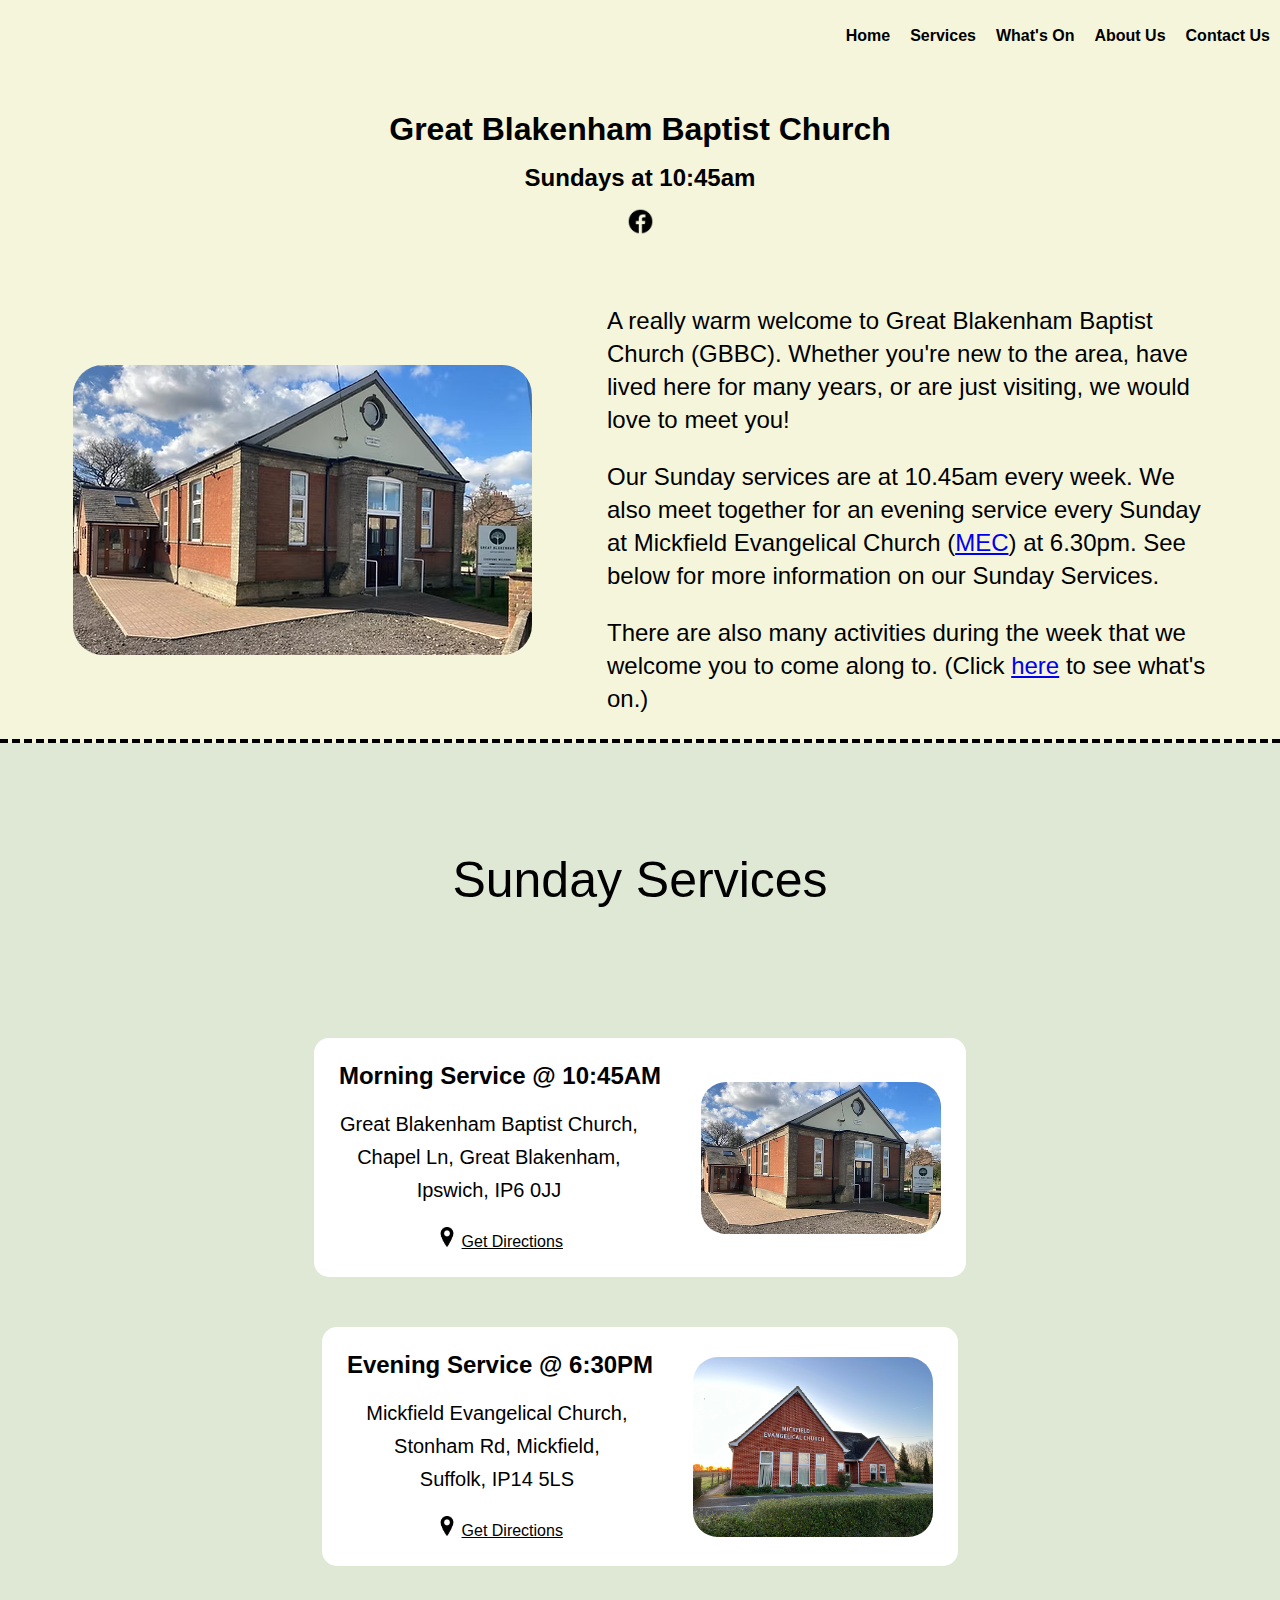
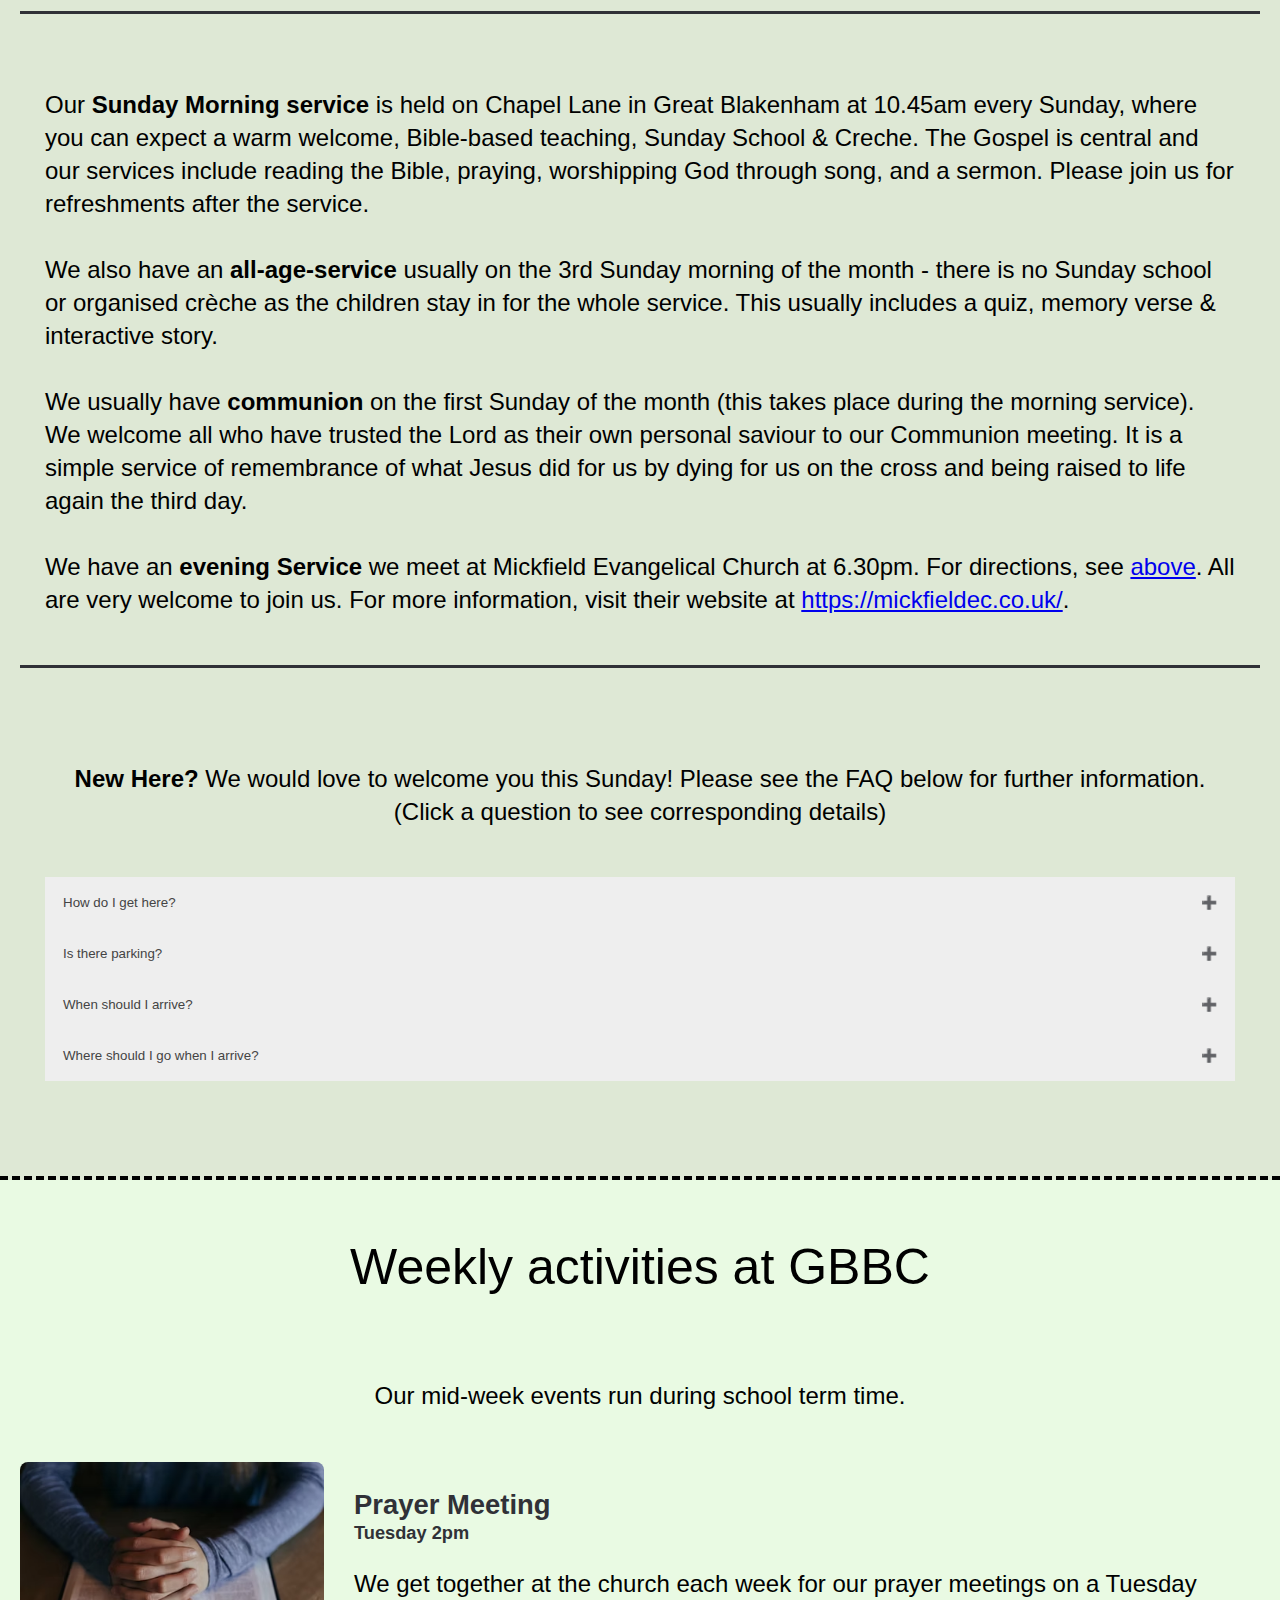
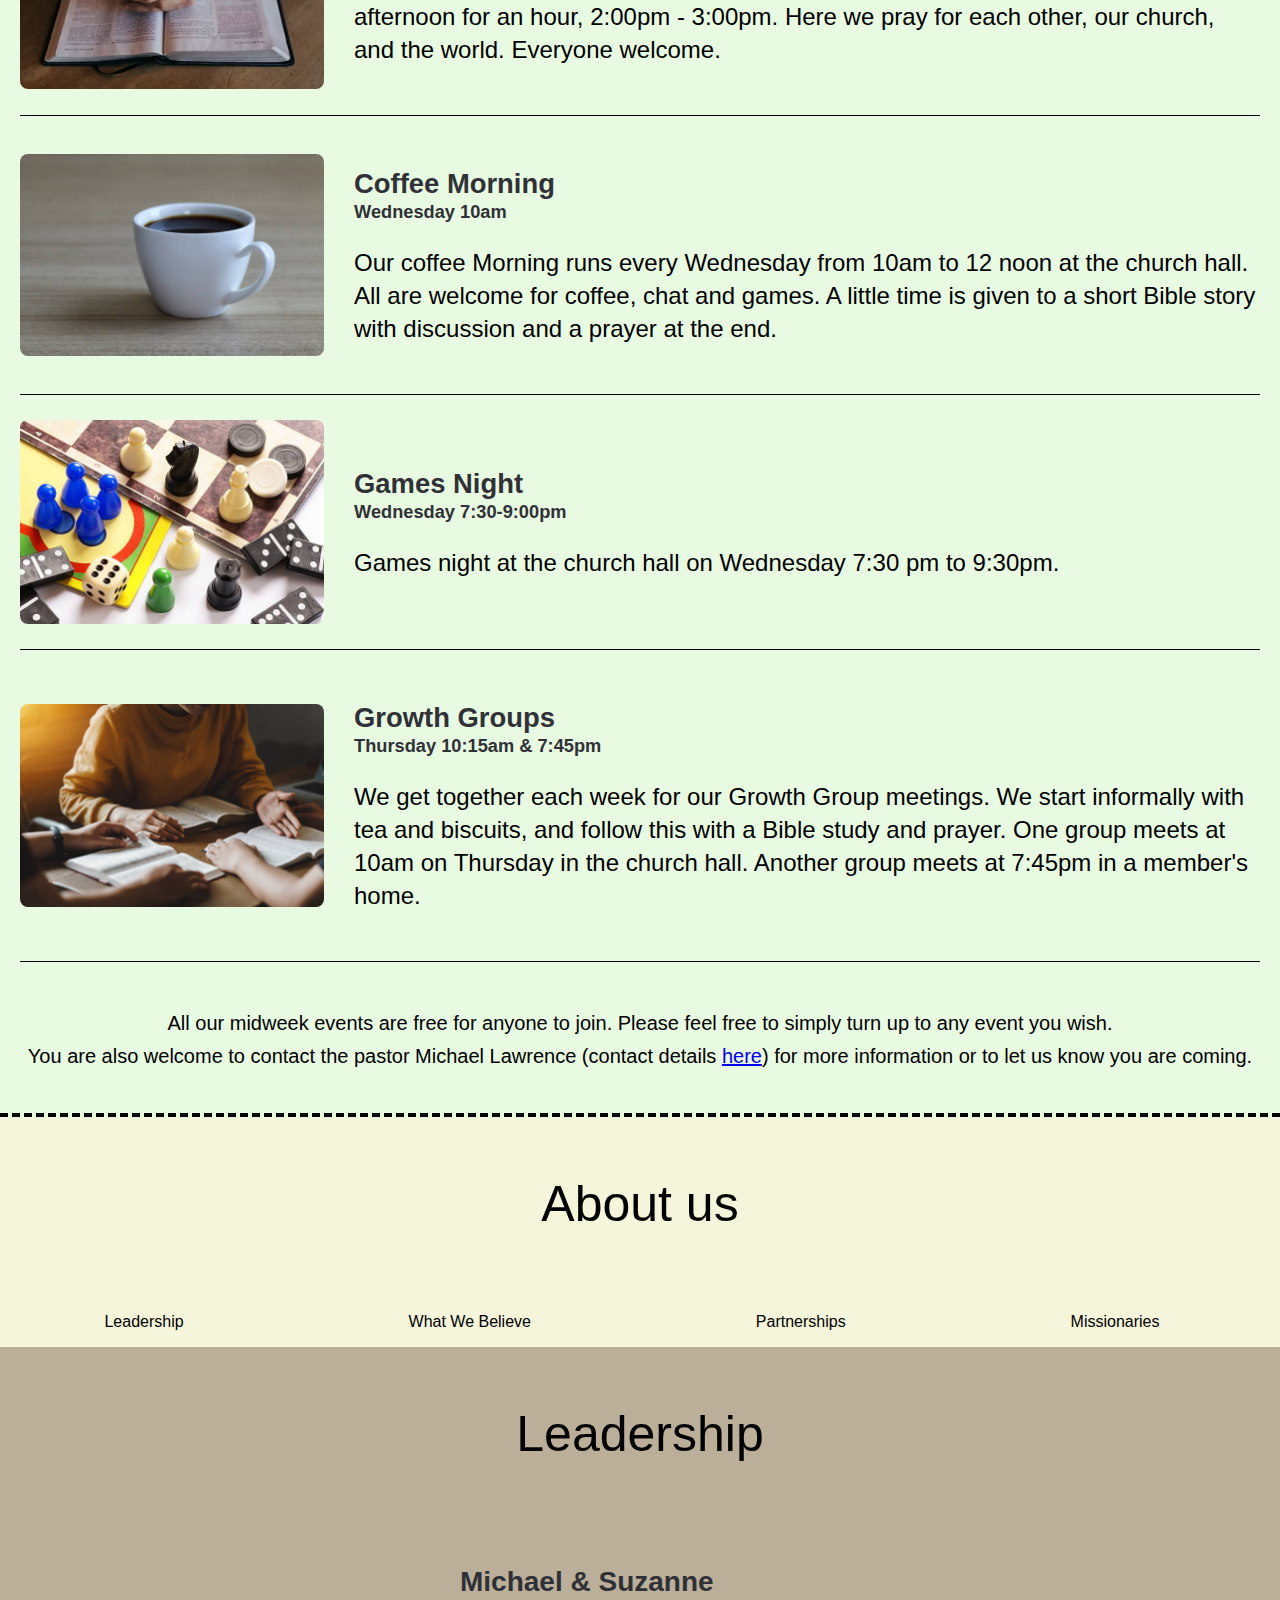
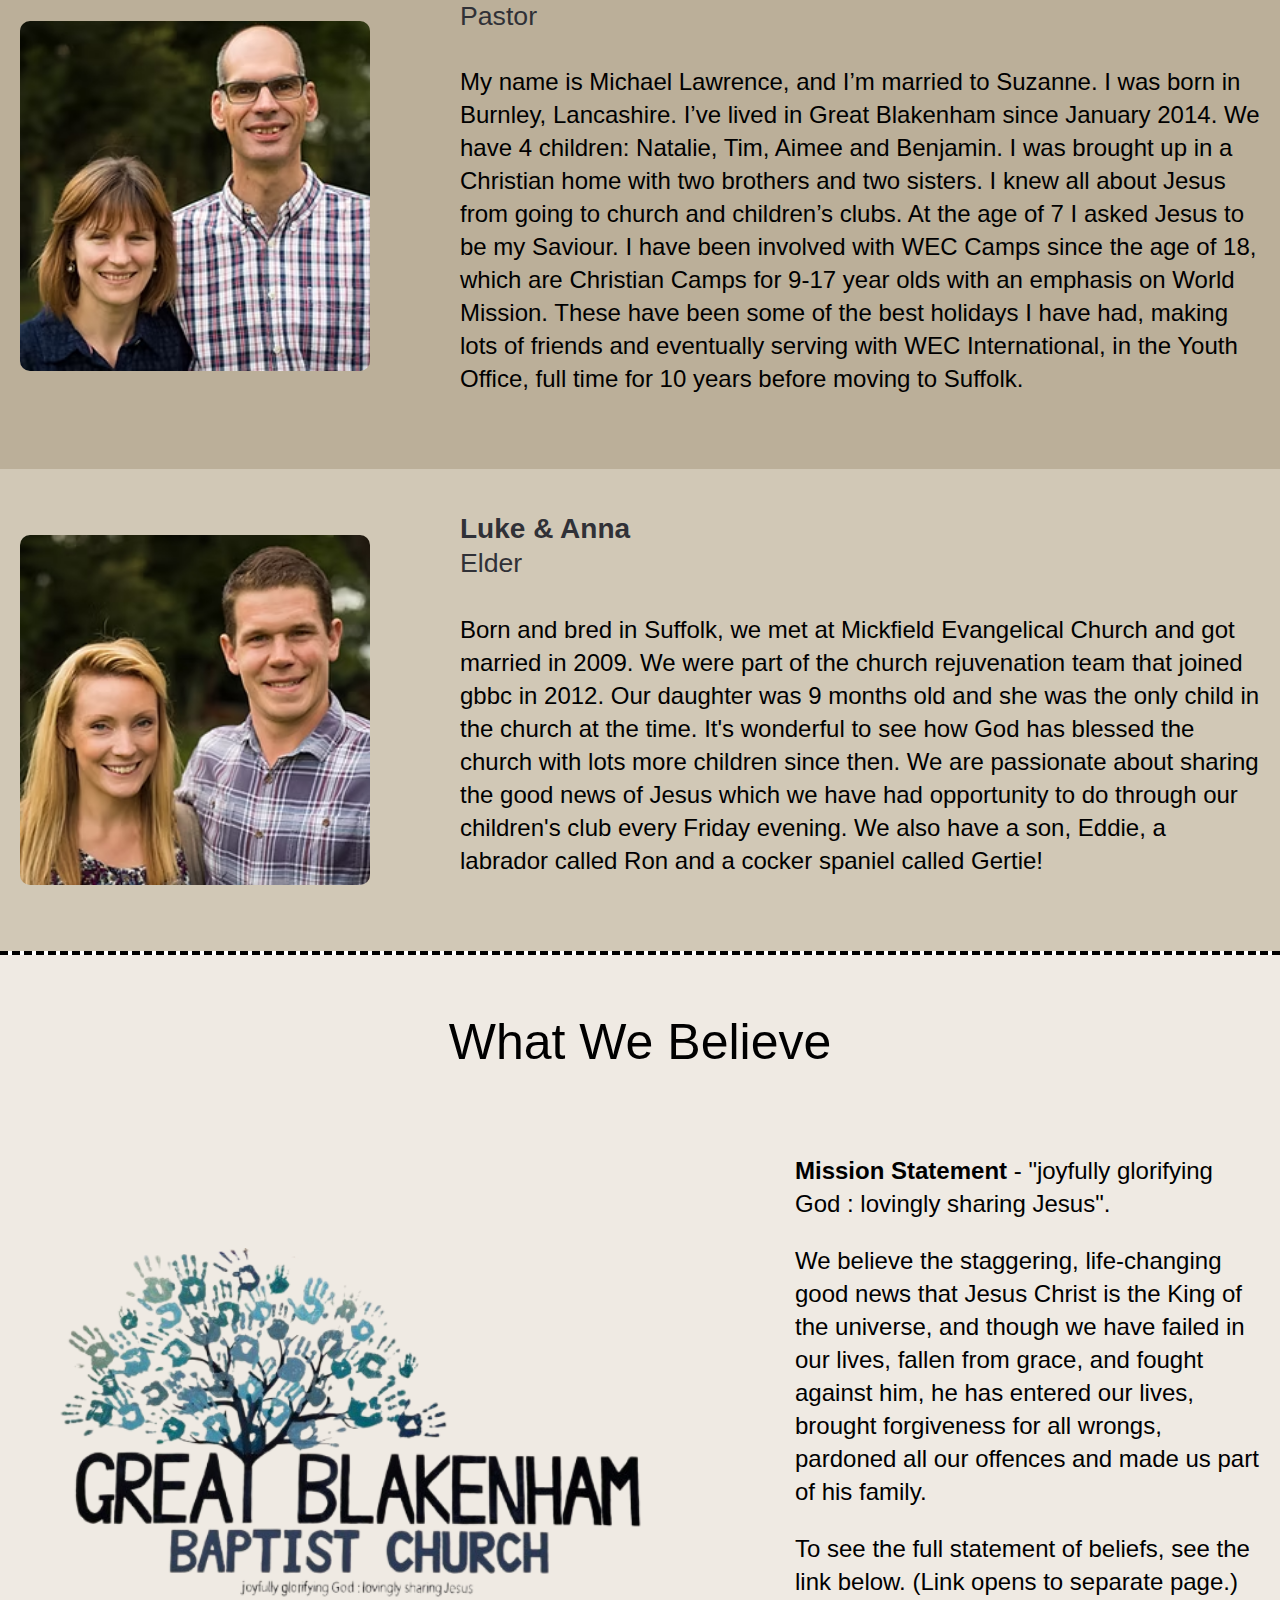
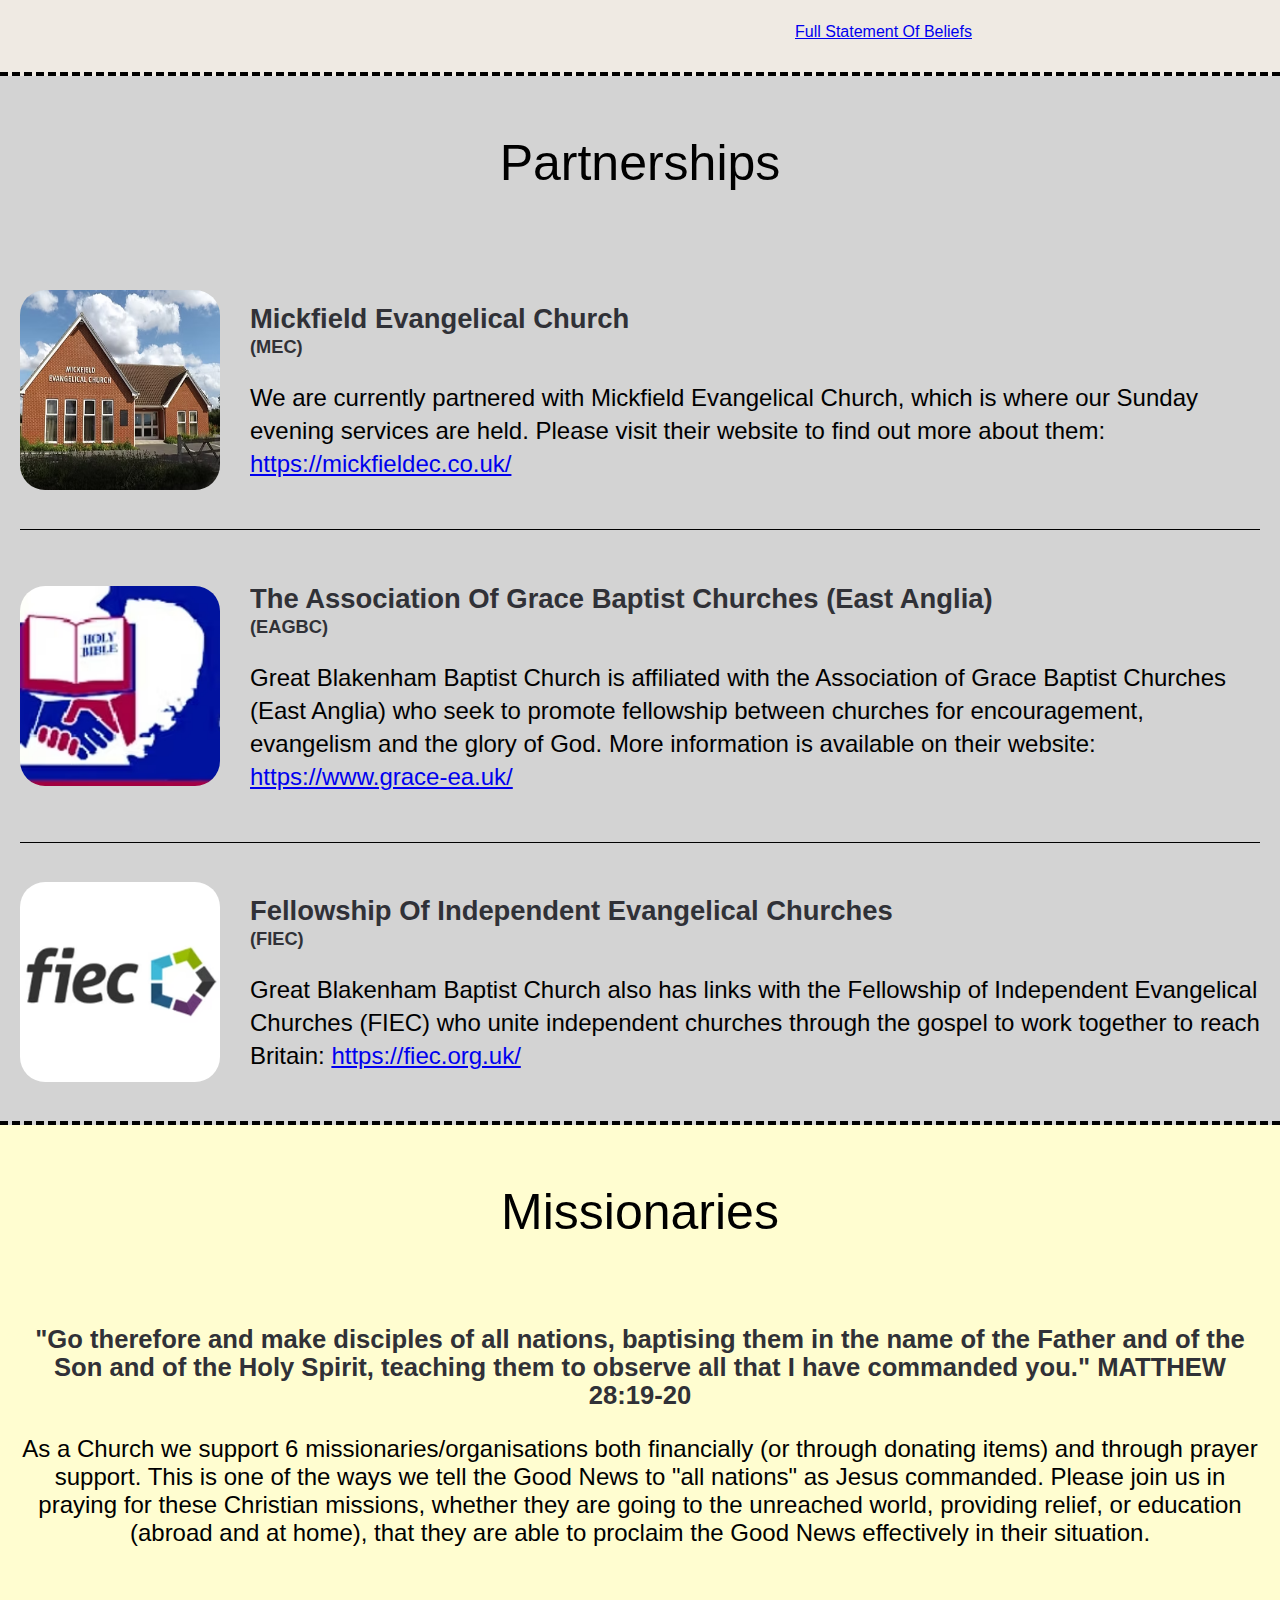
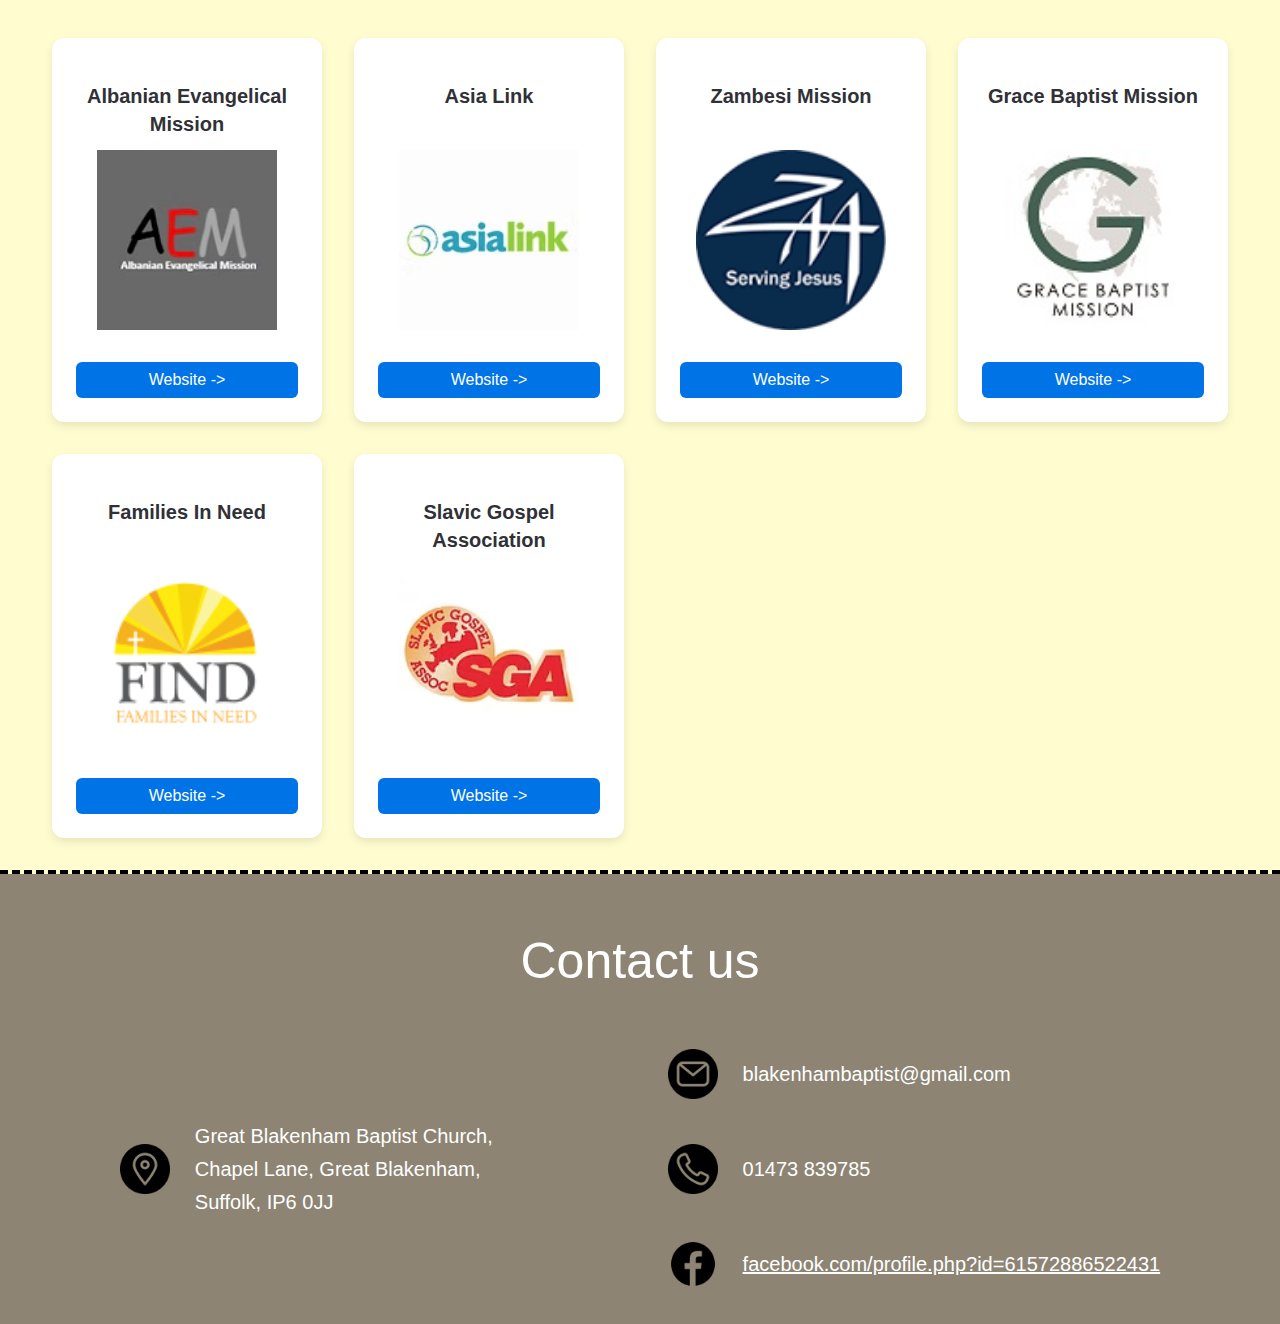
<file: index.html>
<!DOCTYPE html>
<html lang="en">

	<head>
		<title>Great Blakenham Baptist Church</title>
	
		<link rel="icon" type="image/x-icon" href="img/icon-circular.jpg">
		<meta name="description" 
			content="Welcome to Great Blakenham Baptist Church!">

		<meta name="keywords" 
			content="gbbc, church, Great Blakenham, Great Blakenham Baptist Church">
		
		<!-- Linking css styling -->
		<link rel="stylesheet" href="css/style.css">

		<!-- Linking JavaScript functions -->
		<script src="js/script.js" defer></script> 

		<!-- Allow reformatting on mobile -->
		<meta name="viewport" content="width=device-width, initial-scale=1">

		<link rel="canonical" href="https://www.blakenhambaptist.org.uk/" />

		

	</head>

	<body>

		<!-- Page Container -->
		<div id="container">

			


			

			<!-- Header -->
			<header>
				<!-- Default Desktop navigation -->
			<nav>
				<ul>
					<li><a href="#home-section-container">Home</a></li>
					<li><a href="#service-section-container">Services</a></li>
					<li><a href="#whats-on-section-container">What's On</a></li>
					<li><a href="#about-us-section-container">About Us</a></li>
					<!--<li><a href="/about">Upcoming Events</a></li>-->
					<li><a href="#contact-us-section-container">Contact Us</a></li>
				</ul>
			</nav>

			<!-- Mobile navigation - curtain menu overlay when burger menu pressed -->
			<div id="overlay">
				<ul class="mobile-menu">
					<li><a href="#home-section-container">Home</a></li>
					<li><a href="#service-section-container">Services</a></li>
					<li><a href="#whats-on-section-container">What's On</a></li>
					<li><a href="#about-us-section-container">About Us</a></li>
					<!--<li><a href="/about">Upcoming Events</a></li>-->
					<li><a href="#contact-us-section-container">Contact Us</a></li>
			    </ul>
			</div>

            <!-- Hamburger button for mobile menu -->
			<div id="hamburger-icon" onclick="toggleMobileMenu(this)">
				<p id="hamburger-text">Menu</p>
				<div class="bar1"></div>
				<div class="bar2"></div>
				<div class="bar3"></div>
			</div>

			<!-- TODO note - if on mobile overlay and manually resize screen - hamburger idsappears and u are stuck-->

			</header>


			<!-- Main Content -->

			<!-- Home section -->
			<section id="home-section-container" class="page">

				<h1>Great Blakenham Baptist Church</h1>
				<h2>Sundays at 10:45am</h2>
				<div id="home-facebook-flex-container">
					<a href="https://www.facebook.com/profile.php?id=61572886522431" target="_blank">
						<img id="home-facebook-logo" src="img/facebook3.png" alt="facebook logo">

					</a>
					

				</div>

				<!-- Christmas Event Notification banner -->
			 	<!--<div id="christmas-banner">-->
				<!--	<h3>Outdoor Christmas Nativity  -  12th & 13th December  -  Details <a href="#whats-on-section-container">here</a>.</h3>-->
				<!--</div>-->

				<div class="flex-box">
					<img src="img/church-photo.avif" alt="Exterior photo of the church.">
                    <div>
						<p>A really warm welcome to Great Blakenham Baptist Church (GBBC). Whether you're new to the area, have lived here 
							for many years, or are just visiting, we would love to meet you!</p>

						<p>Our Sunday services are at 10.45am every week. We also meet together for an 
							evening service every Sunday at Mickfield Evangelical Church (<a href="https://www.mickfieldec.co.uk/" target="_blank">MEC</a>) at 6.30pm. See below
							for more information on our Sunday Services.</p>
	
						<p>There are also many activities during the week that we welcome you to 
							come along to. (Click <a href="#whats-on-section-container">here</a> to see what's on.)</p>
					</div>
				</div>

			</section>

			<!-- Services section -->
			<section id="service-section-container" class="page">

				<h2 class="section-title">Sunday Services</h2>

				<section id="morning-evening-details">

					<!-- Morning Service Details -->
					<div class="service-time-box">

						<div  class="service-time-box-text">
							<h2>Morning Service @ 10:45AM</h2>

							<p>
								Great Blakenham Baptist Church,<br>
							    Chapel Ln, Great Blakenham,<br>
								Ipswich, IP6 0JJ
							</p>

							<div>
								<img id="stock-location-icon" src="img/location-stock-img.png">
								<a href="https://maps.app.goo.gl/uciuQApCqht1f8z67" target="_blank">Get Directions</a>
							</div>

							

						</div>
						
						<!-- <img id="blakenham-logo" src="img/logo-img.png"> -->
						<img id="blakenham-church-service" src="img/church-photo.avif">

					</div>

					<!-- Evening Service Details -->
					<div id="mickfield-evening-service-box" class="service-time-box">

						<div class="service-time-box-text">
							<h2>Evening Service @ 6:30PM</h2>

							<p>
								Mickfield Evangelical Church,<br>
								Stonham Rd, Mickfield,<br>
								Suffolk, IP14 5LS
							</p>

							<div>
								<img id="stock-location-icon" src="img/location-stock-img.png">
								<a href="https://maps.app.goo.gl/V5JG21TeWvaySAg3A" target="_blank">Get Directions</a>
							</div>
							

						</div>
						
						<!-- <img id="mickfield-logo" src="img/mickfieldlogo.png">  -->
						<img id="mickfield-church" src="img/mickfield-church.jpg">


					</div>

				</section>
				

				<section id="service-border" class="test-morning-service-details" style="border-top-style: solid;
  border-bottom-style: solid;">

					<!--<img id="morning-service-img" src="img/stock-reading-bible-together.jpg">-->

					<p id="test-morning-service-details-bio">
						Our <b>Sunday Morning service</b> is held on Chapel Lane in Great Blakenham at 10.45am every 
						Sunday, where you can expect a warm welcome, Bible-based teaching, Sunday
						School & Creche. The Gospel is central and our services include reading the Bible, 
						praying, worshipping God through song, and a sermon. Please join us for refreshments after the service.
						<br><br>
						We also have an <b>all-age-service</b> usually on the 3rd Sunday morning of the month - there is no Sunday school or 
						organised crèche as the children stay in for the whole service. This usually includes a 
						quiz, memory verse & interactive story.
						<br><br>
						We usually have <b>communion</b> on the first Sunday of the month (this takes place during the morning service). We welcome 
						all who have trusted the Lord as their own personal saviour to our Communion meeting. It is a simple service of remembrance
						of what Jesus did for us by dying for us on the cross and being raised to life again the third day.
						<br><br>
						We have an <b>evening Service</b> we meet at Mickfield Evangelical Church at 6.30pm. For directions, see <a href="#mickfield-evening-service-box" id="special-link">above</a>. 
						All are very welcome to join us. For more information, visit their website at <a href="https://mickfieldec.co.uk/" target="_blank">https://mickfieldec.co.uk/</a>.
					</p>

					
				</section>

				<section class="test-morning-service-details">

					

					<p id="test-morning-service-details-bio" class="new-here-text">
						<b>New Here?</b> We would love to welcome you this Sunday! Please see the FAQ below
						for further information. (Click a question to see corresponding details)
					</p>

					<div id="service-faq">

						<button class="accordion">How do I get here?</button>
						<div class="panel">
							<p>Our address is: Great Blakenham Baptist Church, 
								Chapel Lane, Great Blakenham, Suffolk, IP6 0JJ. 
								<br><br>
								Click <a href="https://maps.app.goo.gl/uciuQApCqht1f8z67" target="_blank">here</a>
								 for directions.

							</p>
						</div>

						<button class="accordion">Is there parking?</button>
						<div class="panel">
							<p>If you are driving, there is limited car parking outside the Church. Alternatively, you can park
								opposite at 'E Rand & Sons' (available only on Sundays). However please do not block their side entrance.
							</p>
						</div>

						<button class="accordion">When should I arrive?</button>
						<div class="panel">
							<p>The morning service starts at 10:45am, although most people start to arrive from 10:30 onwards.

							</p>
						</div>

						<button class="accordion">Where should I go when I arrive?</button>
						<div class="panel">
							<p>Entrance to the church is usually through the side door on the left of the building. You
								should be greeted at the door - if not, make your way to the main hall which is immediately on
								your right after entering through the side door which is where the service takes place.
							</p>
						</div>

						

					</div>

	

				


					
				</section>

			</section>

			<!-- whats-on section -->
			<section id="whats-on-section-container" class="page">


				<!-- Special upcoming events -->
				<!--<div>-->
				<!--	<h2 class="section-title">Upcoming events at GBBC</h2>-->

				<!--</div>-->

				<!-- Weekly Activities -->
				<div>

					<h2 class="section-title">Weekly activities at GBBC</h2>

					<p id="activities-term-time">
						Our mid-week events run during school term time.
					</p>

					

					<div id="activities-container"></div>

					<template id="activity-template">

						<div id="activity">

							<img>          <!-- Activity img -->
							<div>          <!-- Activity content container -->
								<h3></h3>  <!-- Activity title -->
								<h4></h4>  <!-- Activity date -->
								<p></p>    <!-- Activity description -->
							</div>

						</div>
						
					</template>

					<p id="weekly-events-final-text">All our midweek events are free for anyone to join. Please feel free to simply turn up to any event you wish.
						<br>You are also welcome to contact the pastor Michael Lawrence (contact details <a href="#contact-us-section-container">here</a>) for more information or to let
						us know you are coming.
					</p>

				</div>
				
				
			</section>

			<!-- About Us Section -->
			<section id="about-us-section-container">

                <!-- About us Title and potentially navigation-->
				<div id="about-us-title-section">

					<h2 class="section-title">About us</h2>
					
				</div> 


                <div id="about-us-nav" >
					<ul>
						<li><a href="#leadership-section-container">Leadership</a></li>
						<li><a href="#beliefs-section-container">What We Believe</a></li>
						<li><a href="#partnerships-section-container">Partnerships</a></li>
						<li><a href="#missionaries-section-container">Missionaries</a></li>

				    </ul>
				</div>



				<!-- Leadership section-->
				<section id="leadership-section-container" class="page">

					<h2 class="section-title">Leadership</h2>

					<div id="leaders-container"></div>

					<template id="leader-template">
					
						<div id="leader">

							<img>          <!-- Leader img -->
							<div>          <!-- Leader content container -->
								<h3></h3>  <!-- Leader name -->
								<h4></h4>  <!-- Leader role -->
								<p></p>    <!-- Leader bio -->
							</div>

						</div>
					
					</template>

				</section>


				<!-- Beliefs section-->
				<section id="beliefs-section-container" class="page">

					<h2 class="section-title">What We Believe</h2>

					<div class="flex-box beliefs-content" >

						<img src="img/treeimg-removebg-preview.png">
                        <div>
							<p><b>Mission Statement</b> - "joyfully glorifying God : lovingly sharing Jesus".</p>

							<p>We believe the staggering, life-changing good news that Jesus Christ is the King of the universe, and though 
						  	 	we have failed in our lives, fallen from grace, and fought against him, he has entered our lives, brought 
						 		forgiveness for all wrongs, pardoned all our offences and made us part of his family.</p>

							<p>To see the full statement of beliefs, see the link below. (Link opens to separate page.)</p>

							<a href="beliefs.html" target="_blank">Full Statement Of Beliefs</a>

						</div>
					</div>

				</section>


				<!-- Partnerships section-->
				<section id="partnerships-section-container" class="page">

					<h2 class="section-title">Partnerships</h2>

					<div id="partners-container"></div>

					<template id="partner-template">
					
						<div id="partner">

							<img>          <!-- Partner logo -->
							<div>          <!-- Partner content container -->
								<h3></h3>  <!-- Partner full name -->
								<h4></h4>  <!-- Partner name abreviation -->
								<p></p>    <!-- Partner bio -->
							</div>

						</div>
					
					</template>

				</section>


				<!-- Missionaries section-->
				<section id="missionaries-section-container" class="page">

					<h2 class="section-title">Missionaries</h2>

					<h3>"Go therefore and make disciples of all nations,
						baptising them in the name of the Father and of 
						the Son and of the Holy Spirit, teaching them to
						observe all that I have commanded you." MATTHEW 28:19-20</h3>

					<p>
						As a Church we support 6 missionaries/organisations both financially
						(or through donating items) and through prayer support. This is one
						of the ways we tell the Good News to "all nations" as Jesus commanded.
						Please join us in praying for these Christian missions, whether they are going
						to the unreached world, providing relief, or education (abroad and at home),
						that they are able to proclaim the Good News effectively in their situation.
					</p>

					<div id="missionaries-container"></div>

					<template id="missionary-template">
					
						<div id="missionary">
                            <h3></h3>      <!-- Missionary name -->
							<img>          <!-- Missionary logo -->
							<a target="_blank"> Website -></a>        <!-- Missionary website link-->
						</div>
					
					</template>

				</section>

			</section>

            <!-- contact us seciton -->
			<section id="contact-us-section-container">

				<h2 class="section-title">Contact us</h2>

				<div id ="contact-flex">
					
					
					<div class="social-element" id="desktop-location">
						<img id="location-img" src="img/location.png">
						<p>
							Great Blakenham Baptist Church,<br>
							Chapel Lane, Great Blakenham,<br>
							Suffolk, IP6 0JJ<br>
						</p>
 
					</div>
					

					<div id="social-container">

						<!-- Fix address for mobile -->
						<div class="social-element" id="mobile-location">
							<img id="location-img" src="img/location.png">
							<p>
								Great Blakenham Baptist Church,<br>
								Chapel Lane, Great Blakenham,<br>
								Suffolk, IP6 0JJ<br>
							</p>
 
						</div>




						<div class="social-element">
							<img src="img/email.png">
						  	<p>blakenhambaptist@gmail.com</p>
						</div>
						
						<div class="social-element">
							<img src="img/phone.png">
							<p>01473 839785</p>
						</div>
				
						<div class="social-element">
							<img src="img/facebook3.png">
							<p><a href="https://www.facebook.com/profile.php?id=61572886522431" target="blank" >facebook.com/profile.php?id=61572886522431</a></p>
						</div>
					
					</div>
					
			
					
				</div>


				

			</section>
			



	
		</div>
	
	</body>

</html>
</file>
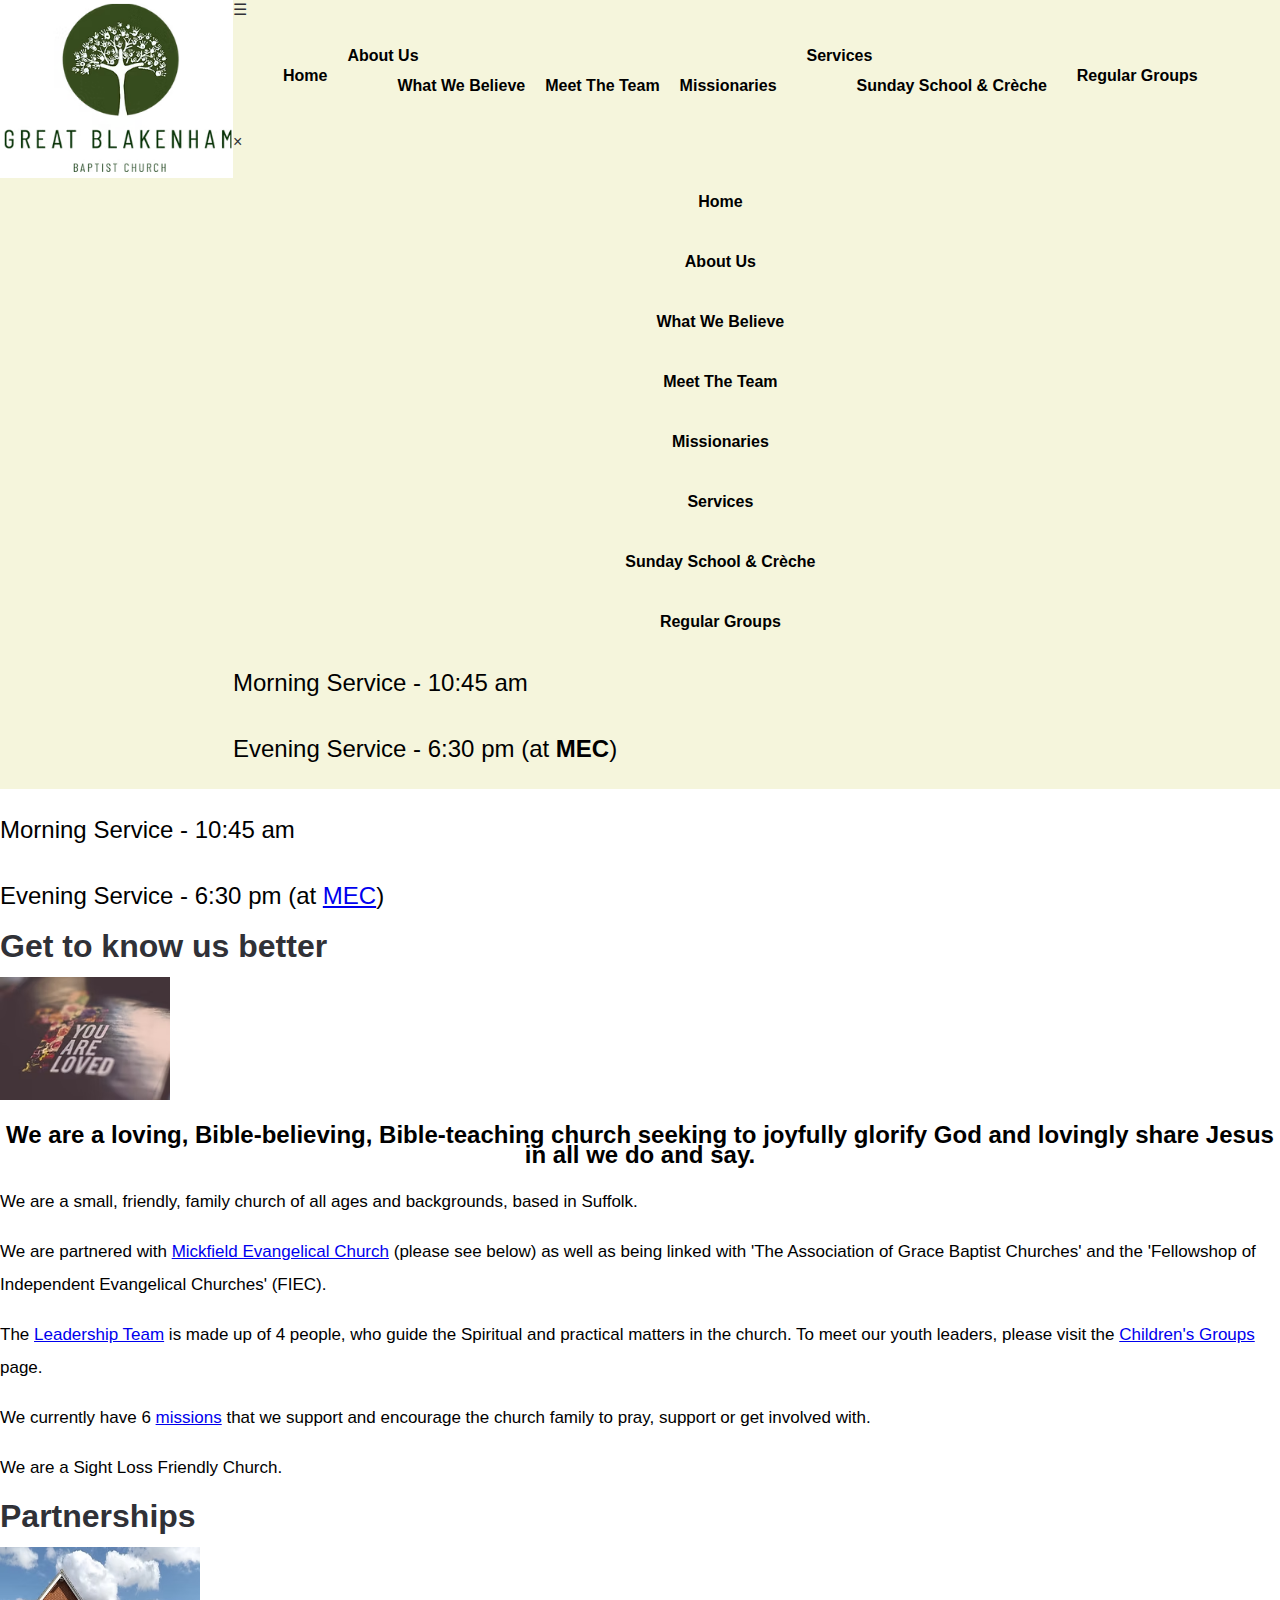
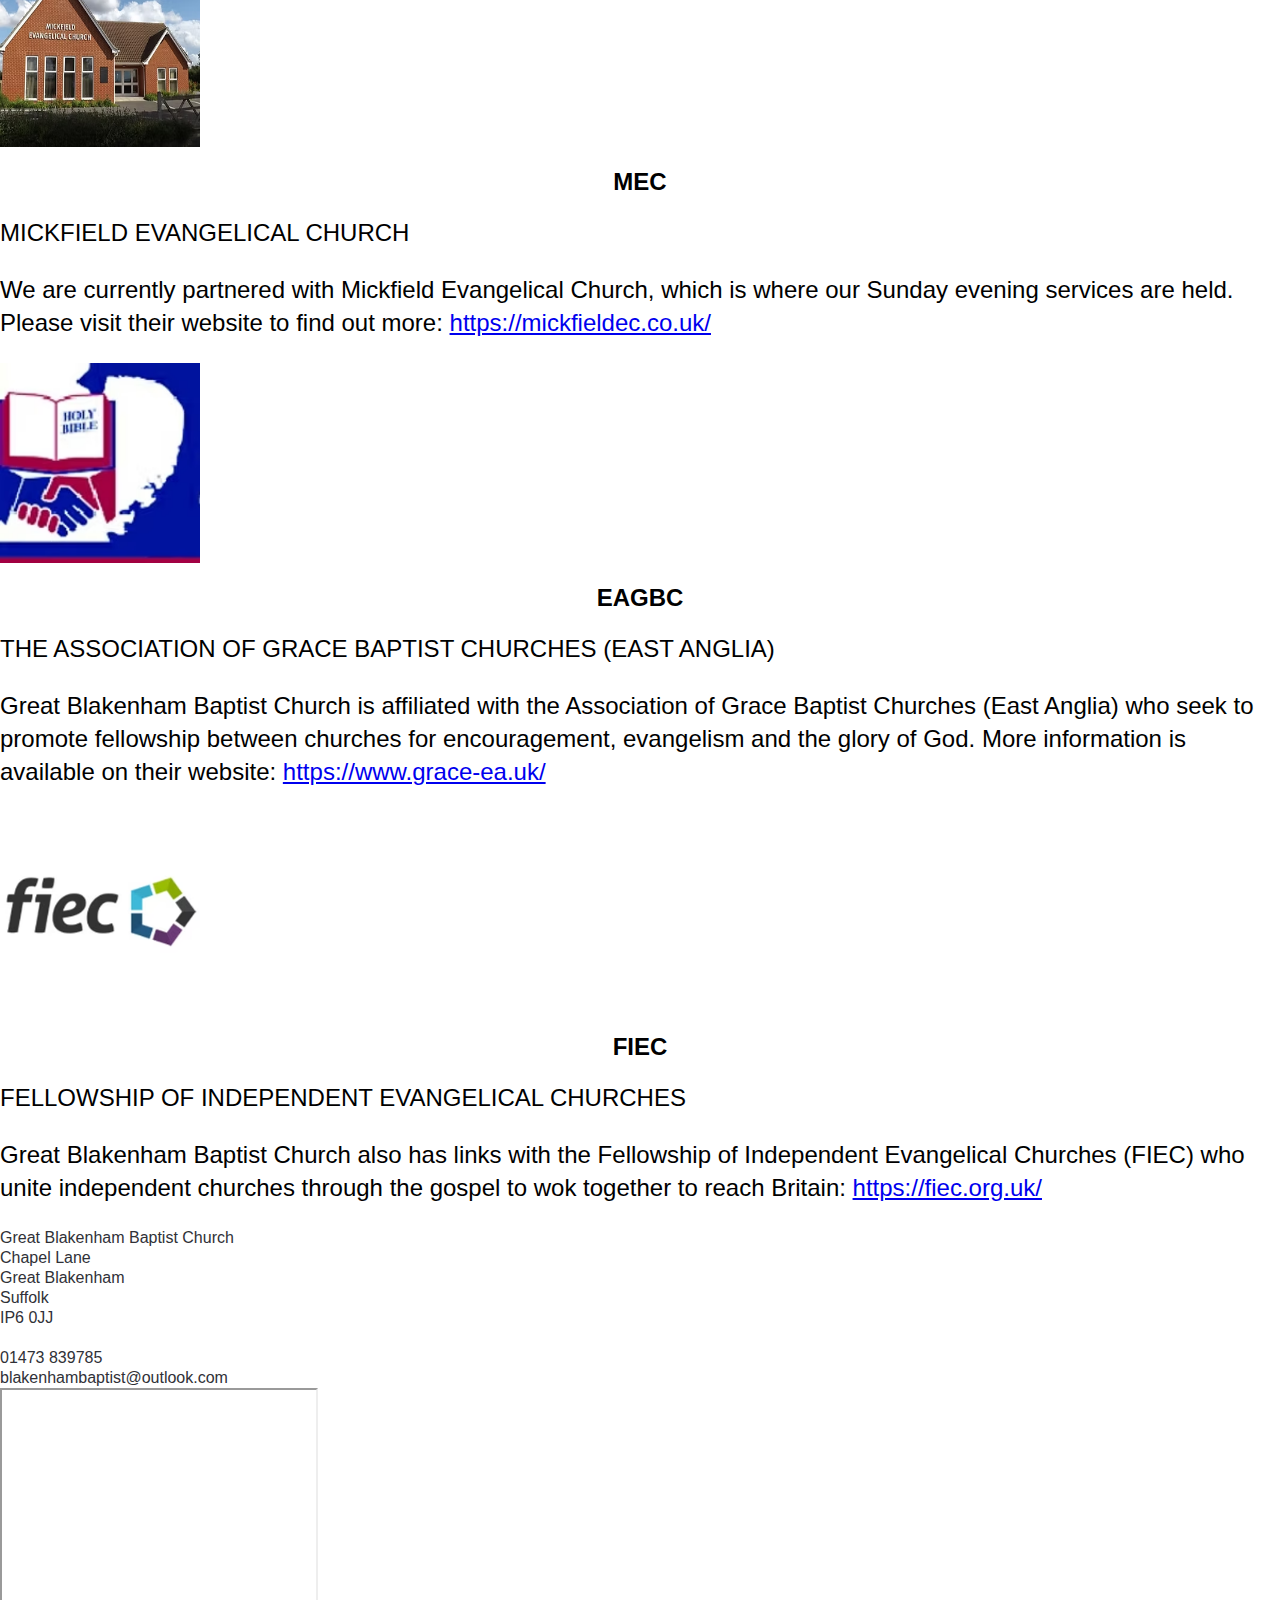
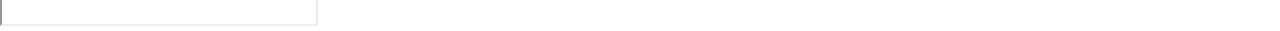
<file: aboutus.html>
<!DOCTYPE html>
<html lang="en">
<head>
 <title>Blakenham Baptist</title>
 
 <meta name="description" 
       content="Welcome to Great Blakenham Baptist Church!">
 <meta name="keywords" 
       content="gbbc, church, Great Blakenham, Great Blakenham Baptist Church">
 <link rel="stylesheet" href="css/style.css">

 <script>
	function toggleMobileNav() {
	  const nav = document.getElementById("mobileNav");
	  nav.classList.toggle("active");
	}
	</script>
	<meta name="viewport" content="width=device-width, initial-scale=1">

</head>
<body>
 <!-- Page Container -->
 <div id="container">
 
  <!-- Header -->
  <header> 
   <!-- Logo --> 
   <img id="logo" src="img/logo-img.png" width="233" height="178">
   
   <div id="header-right">
   <!-- Navigation -->
   <!-- Navigation -->
   <nav>
	<div class="burger" onclick="toggleMobileNav()">☰</div>
	<ul class="menu desktop-menu">
	  <li ><a href="/">Home</a></li>
	  <li class="dropdown active">
		<a  href="aboutus.html">About Us</a>
		<ul class="dropdown-menu">
		  <li><a href="beliefs.html">What We Believe</a></li>
		  <li><a href="team.html">Meet The Team</a></li>
		  <li><a href="missionaries.html">Missionaries</a></li>
		</ul>
	  </li>
	  <li class="dropdown">
		<a href="services.html">Services</a>
		<ul class="dropdown-menu">
		  <li><a href="sundayschool.html">Sunday School & Crèche</a></li>
		</ul>
	  </li>
	  <li><a href="regulargroups.html">Regular Groups</a></li>
	</ul>
  
	<!-- Mobile Overlay -->
	<div class="mobile-nav-overlay" id="mobileNav">
	  <div class="close-btn" onclick="toggleMobileNav()">×</div>
	  <ul class="mobile-menu">
		<li><a href="index.html">Home</a></li>
		<li><a href="aboutus.html">About Us</a></li>
		<li><a href="beliefs.html">What We Believe</a></li>
		<li><a href="team.html">Meet The Team</a></li>
		<li><a href="missionaries.html">Missionaries</a></li>
		<li><a href="services.html">Services</a></li>
		<li><a href="sundayschool.html">Sunday School & Crèche</a></li>
		<li><a href="regulargroups.html">Regular Groups</a></li>
	  </ul>
	</div>
  </nav>
   <div id="service-info">
        <p>Morning Service - 10:45 am<br>
		   <br>
		   Evening Service - 6:30 pm (at <a href="https://mickfieldec.co.uk/" target="_blank">MEC</a>)</p>
   </div>
   </div>
  </header>

  <section id="mobile-service-times">
	<p>Morning Service - 10:45 am<br>
		<br>
		Evening Service - 6:30 pm (at <a href="https://mickfieldec.co.uk/" target="_blank">MEC</a>)</p>
  </section>
  
  <!-- Main Content -->
  <div>
   
    <section>
	
        <h1 class="heading-styling">Get to know us better</h1>
   
        <div id="get-to-know-us-better-content">
   
            <img src="img/you-are-loved.avif" width="170" height ="123" id="you-are-loved">
   
            <div>
   
                <h2 class="sub-head-styling">We are a loving, Bible-believing, Bible-teaching church seeking to joyfully glorify God and
				lovingly share Jesus in all we do and say.</h2> 
   
				<p style="font-size:17px">
			        We are a small, friendly, family church of all ages and backgrounds, based in Suffolk.
				</p>
			    
				<p style="font-size:17px">
					We are partnered with <a href="https://mickfieldec.co.uk/" target="_blank">Mickfield Evangelical Church</a>
					(please see below) as well as being linked with 'The Association of Grace Baptist Churches' and the 'Fellowshop of Independent
					Evangelical Churches' (FIEC).
				</p>
                
				<p style="font-size:17px">
					The <a href="team.html" >Leadership Team</a> is made up of 4 people, who guide the Spiritual and practical matters in the church.
					To meet our youth leaders, please visit the <a href="regulargroups.html#child_groups">Children's Groups</a> page.
				</p>
			    
				<p style="font-size:17px">
					We currently have 6 <a href="missionaries.html" >missions</a> that we support and encourage the church family to pray, support or get involved
					with. 
				</p>
			
			    <p style="font-size:17px">
			        We are a Sight Loss Friendly Church.
			    </p>
   
            </div>
			
        </div>
   
    </section>
	
	<section>
	
	    <h1 class="heading-styling">Partnerships</h1>
	
	    <div class="section-content">
		
		    <!-- Mickfield Evangelical Church -->
		    <div class="partner">
			
			    <img src="img/mec-church.avif" width="200" height ="200">
				
				<h2 class="sub-header">MEC</h2>
				
				<p>
				
				    MICKFIELD EVANGELICAL CHURCH
					
				</p>
				
				<p>
				
					We are currently partnered with Mickfield Evangelical Church, which is where our 
					Sunday evening services are held. Please visit their website to find out more:
					<a href="https://mickfieldec.co.uk/" target="_blank">https://mickfieldec.co.uk/</a>
					
				<p>
			    
			</div>
			
			<!-- Association of Grace Baptist Churches -->
			<div class="partner">
			
			    <img src="img/eagbc-logo.avif" width="200" height ="200">
				
				<h2 class="sub-header">EAGBC</h2>
				
				<p>
				
				    THE ASSOCIATION OF GRACE BAPTIST CHURCHES (EAST ANGLIA)
					
				</p>
				
				<p>
				
					Great Blakenham Baptist Church is affiliated with the Association of Grace Baptist Churches
					(East Anglia) who seek to promote fellowship between churches for encouragement, evangelism
					and the glory of God. More information is available on their website: 
					<a href="https://www.grace-ea.uk/" target="_blank">https://www.grace-ea.uk/</a>
					
				<p>
			    
			</div>
			
			<!-- Fellowship of Independent Evangelical Churches -->
			<div class="partner">
			
			    <img src="img/fiec-logo.avif" width="200" height ="200">
				
				<h2 class="sub-header">FIEC</h2>
				
				<p>
				
				    FELLOWSHIP OF INDEPENDENT EVANGELICAL CHURCHES
					
				</p>
				
				<p>
				
					Great Blakenham Baptist Church also has links with the Fellowship of Independent Evangelical Churches (FIEC)
					who unite independent churches through the gospel to wok together to reach Britain: 
					<a href="https://fiec.org.uk/" target="_blank">https://fiec.org.uk/</a>
					
				<p>
			    
			</div>
	
  	    </div>
	
	</section>
   
   
   
   
   
  </div>
  
  <!-- Footer -->
  <footer> 
  
    <div class="standard-text">
      Great Blakenham Baptist Church <br>
      Chapel Lane <br>
      Great Blakenham <br>
      Suffolk <br>
      IP6 0JJ <br>
​      <br>
      01473 839785 <br>
      blakenhambaptist@outlook.com
	</div>
	
    <iframe id="google-maps" src="https://www.google.com/maps/embed?pb=!1m14!1m8!1m3!1d668.0578925354898!2d1.1031728398774574!3d52.10800343403751!3m2!1i1024!2i768!4f13.1!3m3!1m2!1s0x47d9a3d099458f91%3A0x6f0c8781be5f0826!2sGreat%20Blakenham%20Baptist%20Church!5e0!3m2!1sen!2suk!4v1741631992839!5m2!1sen!2suk"
	width="314" height="234" allowfullscreen="" loading="lazy" referrerpolicy="no-referrer-when-downgrade"></iframe> 
	
  </footer>
 
 </div>
 
</body>
</html>
</file>
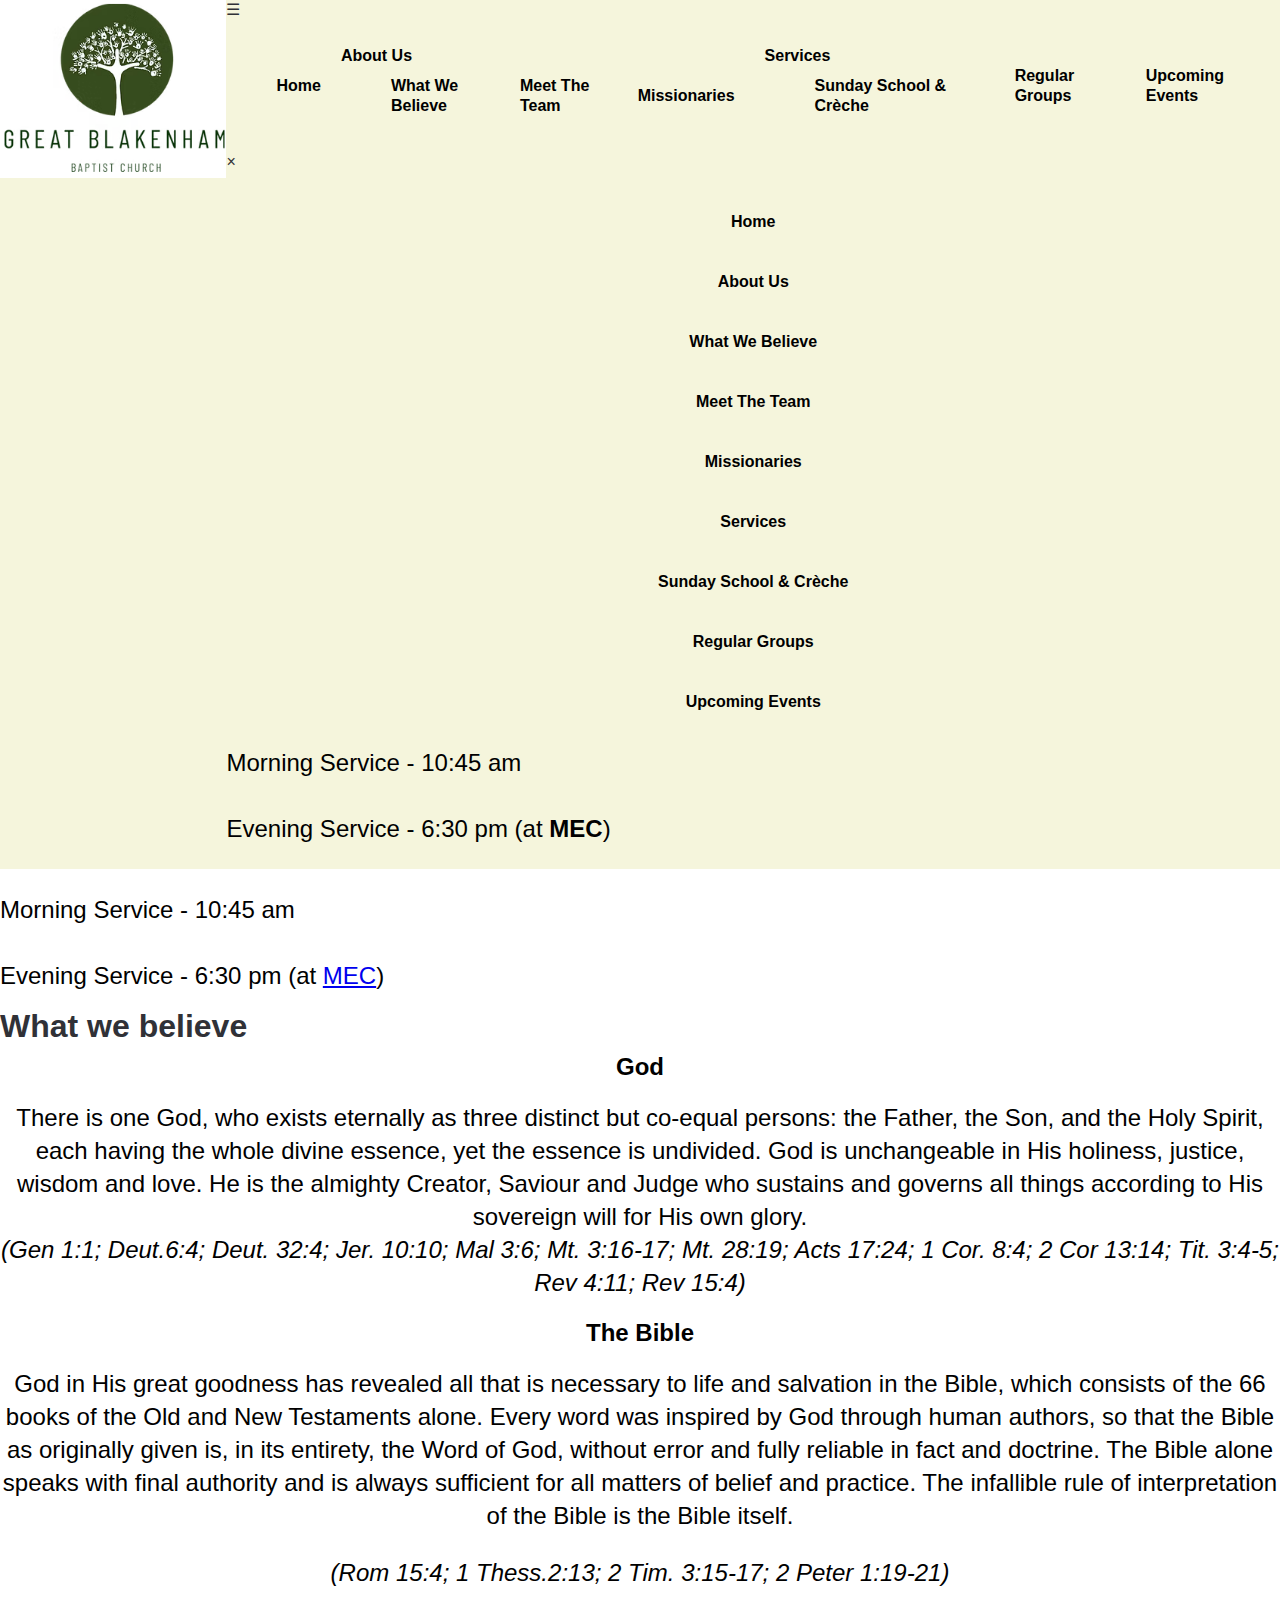
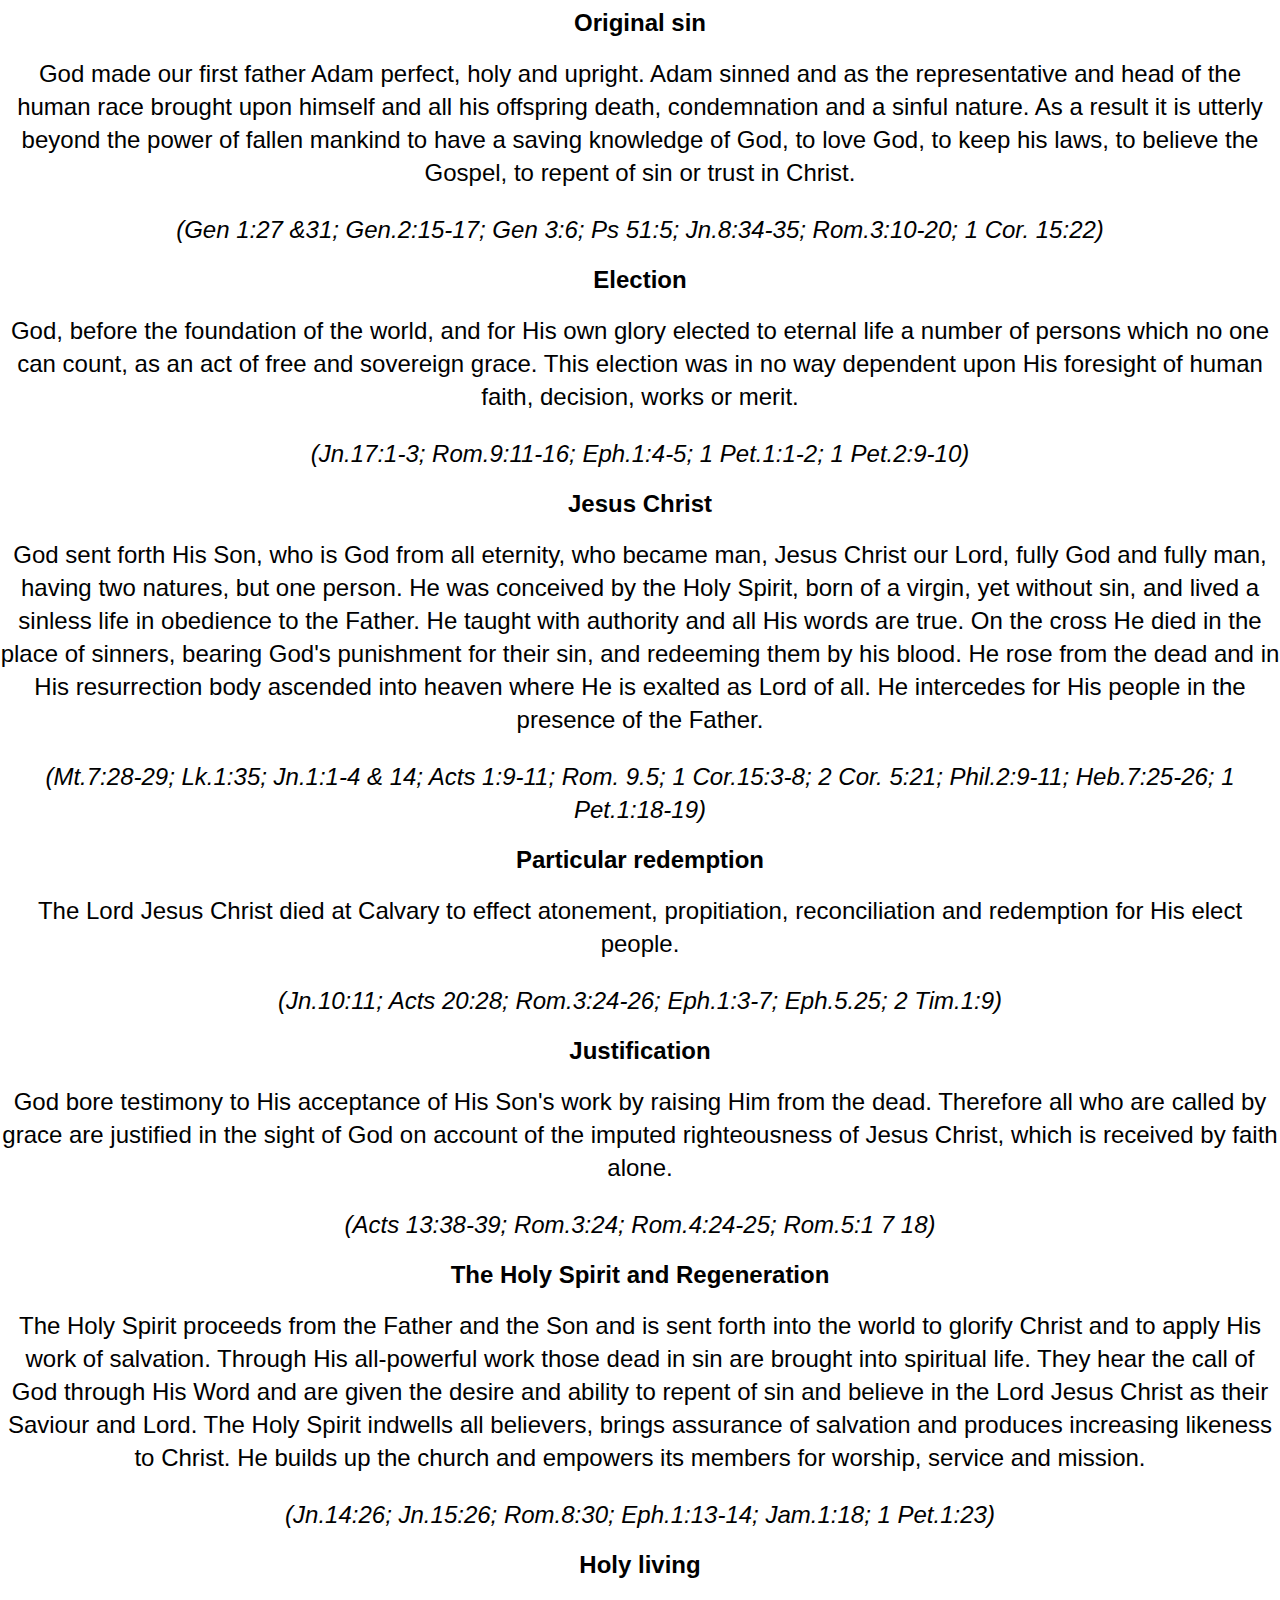
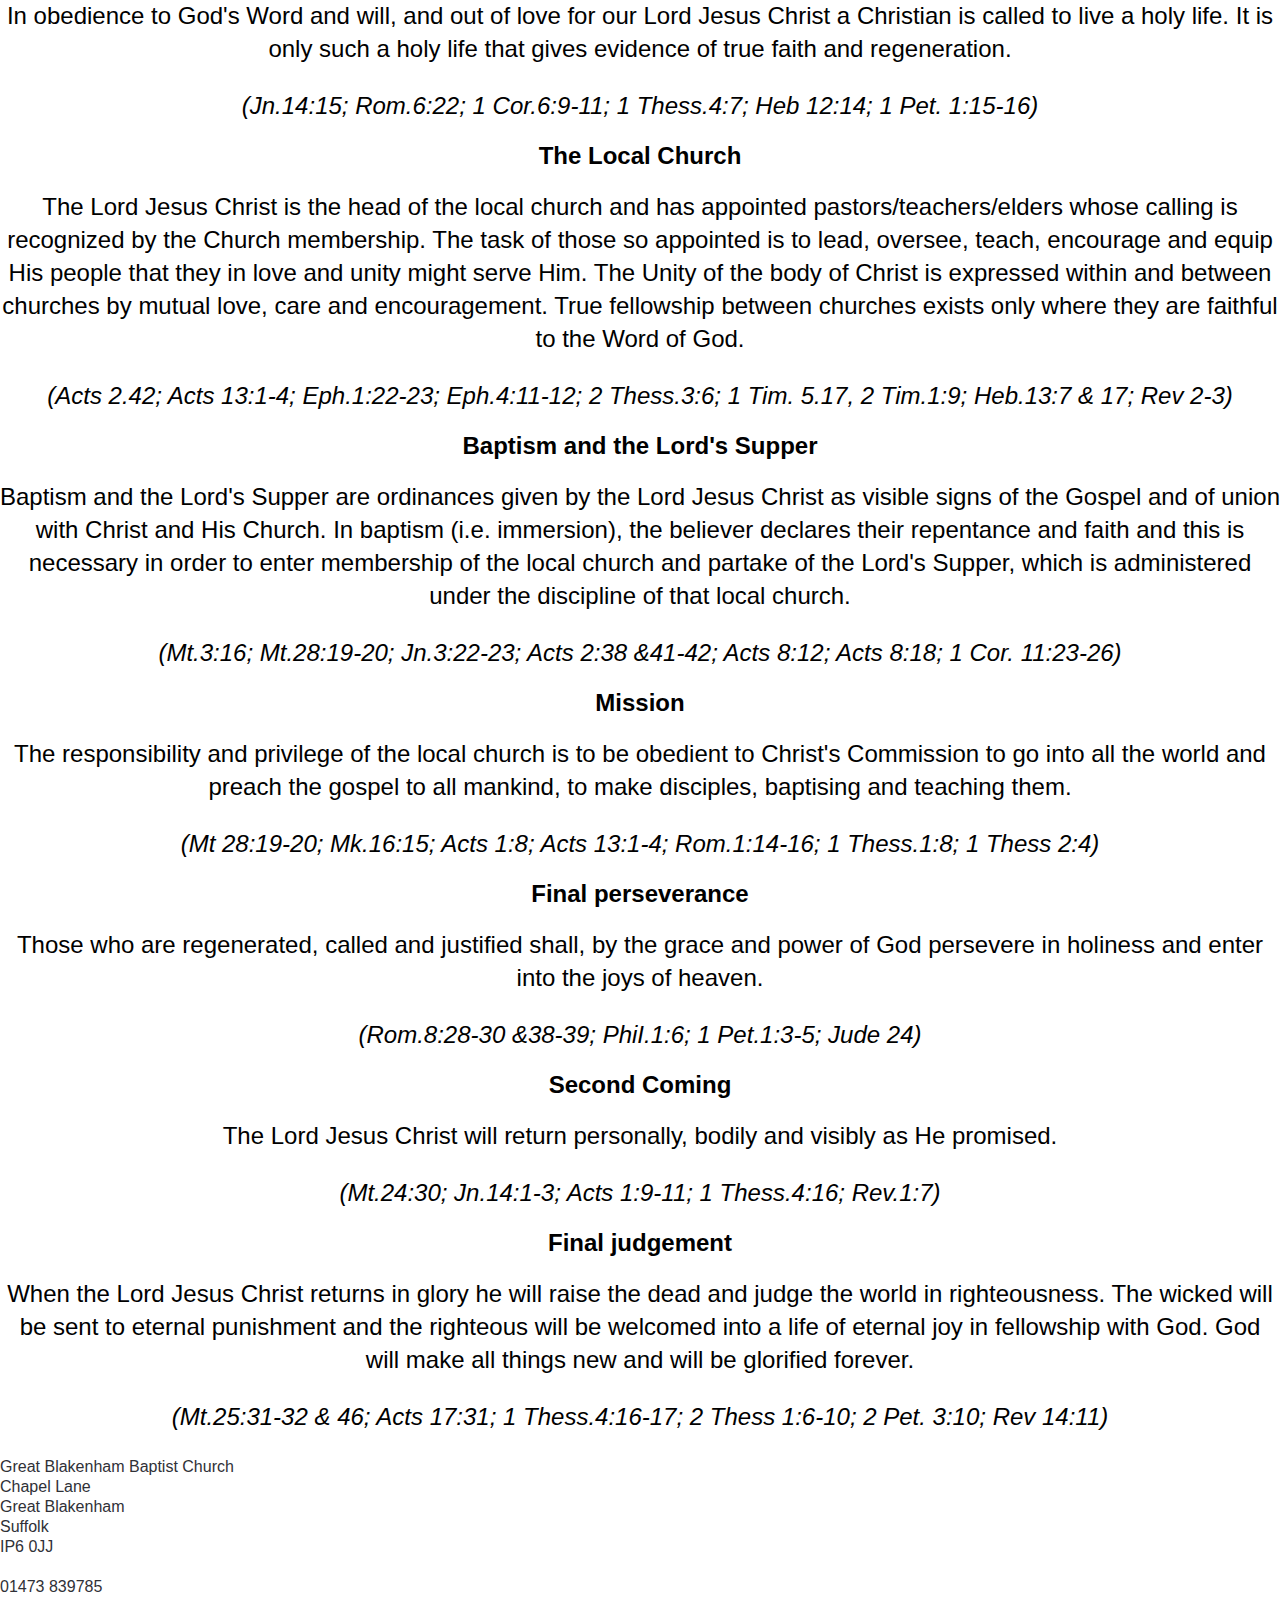
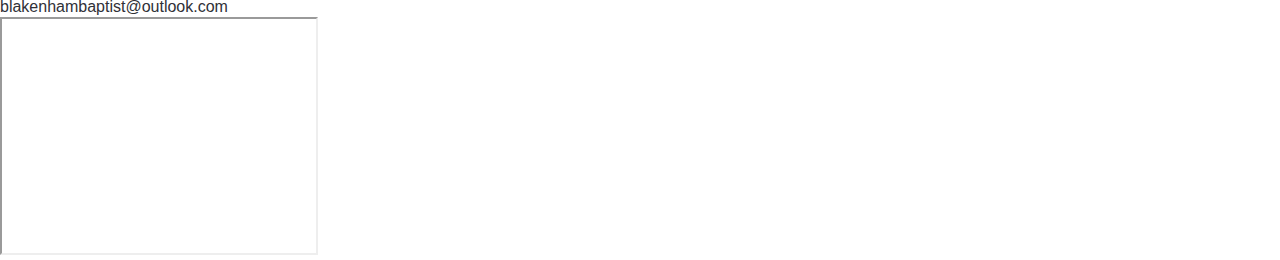
<file: beliefs.html>
<!DOCTYPE html>
<html lang="en">
<head>
 <title>Blakenham Baptist</title>
 
 <meta name="description" 
       content="Welcome to Great Blakenham Baptist Church!">
 <meta name="keywords" 
       content="gbbc, church, Great Blakenham, Great Blakenham Baptist Church">
 <link rel="stylesheet" href="css/style.css">

 <script>
	function toggleMobileNav() {
	  const nav = document.getElementById("mobileNav");
	  nav.classList.toggle("active");
	}
	</script>
	<meta name="viewport" content="width=device-width, initial-scale=1">

</head>
<body>
 <!-- Page Container -->
 <div id="container">
 
  <!-- Header -->
  <header> 
   <!-- Logo --> 
   <img id="logo" src="img/logo-img.png" width="233" height="178">
   
   <div id="header-right">
   <!-- Navigation -->
   <nav>
	<div class="burger" onclick="toggleMobileNav()">☰</div>
	<ul class="menu desktop-menu">
	  <li ><a href="/">Home</a></li>
	  <li class="dropdown active">
		<a href="aboutus.html">About Us</a>
		<ul class="dropdown-menu">
		  <li class="active"><a href="beliefs.html">What We Believe</a></li>
		  <li><a href="team.html">Meet The Team</a></li>
		  <li><a href="missionaries.html">Missionaries</a></li>
		</ul>
	  </li>
	  <li class="dropdown">
		<a href="services.html">Services</a>
		<ul class="dropdown-menu">
		  <li><a href="sundayschool.html">Sunday School & Crèche</a></li>
		</ul>
	  </li>
	  <li><a href="regulargroups.html">Regular Groups</a></li>

	  <li><a href="upcomingevents.html">Upcoming Events</a></li>
	</ul>
  
	<!-- Mobile Overlay -->
	<div class="mobile-nav-overlay" id="mobileNav">
	  <div class="close-btn" onclick="toggleMobileNav()">×</div>
	  <ul class="mobile-menu">
		<li><a href="/">Home</a></li>
		<li><a href="aboutus.html">About Us</a></li>
		<li><a href="beliefs.html">What We Believe</a></li>
		<li><a href="team.html">Meet The Team</a></li>
		<li><a href="missionaries.html">Missionaries</a></li>
		<li><a href="services.html">Services</a></li>
		<li><a href="sundayschool.html">Sunday School & Crèche</a></li>
		<li><a href="regulargroups.html">Regular Groups</a></li>

		<li><a href="upcomingevents.html">Upcoming Events</a></li>
	  </ul>
	</div>
  </nav>
   <div id="service-info">
        <p>Morning Service - 10:45 am<br>
		   <br>
		   Evening Service - 6:30 pm (at <a href="https://mickfieldec.co.uk/" target="_blank">MEC</a>)</p>
   </div>
   </div>
  </header>

  <section id="mobile-service-times">
	<p>Morning Service - 10:45 am<br>
		<br>
		Evening Service - 6:30 pm (at <a href="https://mickfieldec.co.uk/" target="_blank">MEC</a>)</p>
  </section>
  
  <!-- Main Content -->
  <div>
    <h1 class="heading-styling">What we believe</h1>
	<section id="statement-of-beliefs">
		<h2>God</h2>
		<p class="statement">There is one God, who exists eternally as three distinct but co-equal persons: the Father,
			the Son, and the Holy Spirit, each having the whole divine essence, yet the essence is undivided. God is
			unchangeable in His holiness, justice, wisdom and love. He is the almighty Creator, Saviour and Judge who
			sustains and governs all things according to His sovereign will for His own glory.</p>
		<p class="verse-styling">(Gen 1:1; Deut.6:4; Deut. 32:4; Jer. 10:10; Mal 3:6; Mt. 3:16-17; Mt. 28:19; Acts 17:24; 1 Cor. 8:4; 2 Cor
			13:14; Tit. 3:4-5; Rev 4:11; Rev 15:4)</p>

		<h2>The Bible</h2>
		<p>God in His great goodness has revealed all that is necessary to life and salvation in the Bible, which
			consists of the 66 books of the Old and New Testaments alone. Every word was inspired by God through human
			authors, so that the Bible as originally given is, in its entirety, the Word of God, without error and fully
			reliable in fact and doctrine. The Bible alone speaks with final authority and is always sufficient for all
			matters of belief and practice. The infallible rule of interpretation of the Bible is the Bible itself.</p>
		<p class="verse-styling">(Rom 15:4; 1 Thess.2:13; 2 Tim. 3:15-17; 2 Peter 1:19-21)</p>

		<h2>Original sin</h2>
		<p>God made our first father Adam perfect, holy and upright. Adam sinned and as the representative and head of
			the human race brought upon himself and all his offspring death, condemnation and a sinful nature. As a
			result it is utterly beyond the power of fallen mankind to have a saving knowledge of God, to love God, to
			keep his laws, to believe the Gospel, to repent of sin or trust in Christ.</p>
		<p class="verse-styling">(Gen 1:27 &31; Gen.2:15-17; Gen 3:6; Ps 51:5; Jn.8:34-35; Rom.3:10-20; 1 Cor. 15:22)
		</p>

		<h2>Election</h2>
		<p>God, before the foundation of the world, and for His own glory elected to eternal life a number of persons
			which no one can count, as an act of free and sovereign grace. This election was in no way dependent upon
			His foresight of human faith, decision, works or merit.</p>
		<p class="verse-styling">(Jn.17:1-3; Rom.9:11-16; Eph.1:4-5; 1 Pet.1:1-2; 1 Pet.2:9-10)</p>

		<h2>Jesus Christ</h2>
		<p>God sent forth His Son, who is God from all eternity, who became man, Jesus Christ our Lord, fully God and
			fully man, having two natures, but one person. He was conceived by the Holy Spirit, born of a virgin, yet
			without sin, and lived a sinless life in obedience to the Father. He taught with authority and all His words
			are true. On the cross He died in the place of sinners, bearing God's punishment for their sin, and
			redeeming them by his blood. He rose from the dead and in His resurrection body ascended into heaven where
			He is exalted as Lord of all. He intercedes for His people in the presence of the Father.</p>
		<p class="verse-styling">(Mt.7:28-29; Lk.1:35; Jn.1:1-4 & 14; Acts 1:9-11; Rom. 9.5; 1 Cor.15:3-8; 2 Cor. 5:21;
			Phil.2:9-11; Heb.7:25-26; 1 Pet.1:18-19)</p>

		<h2>Particular redemption</h2>
		<p>The Lord Jesus Christ died at Calvary to effect atonement, propitiation, reconciliation and redemption for
			His elect people.</p>
		<p class="verse-styling">(Jn.10:11; Acts 20:28; Rom.3:24-26; Eph.1:3-7; Eph.5.25; 2 Tim.1:9)</p>

		<h2>Justification</h2>
		<p>God bore testimony to His acceptance of His Son's work by raising Him from the dead. Therefore all who are
			called by grace are justified in the sight of God on account of the imputed righteousness of Jesus Christ,
			which is received by faith alone.</p>
		<p class="verse-styling">(Acts 13:38-39; Rom.3:24; Rom.4:24-25; Rom.5:1 7 18)</p>

		<h2>The Holy Spirit and Regeneration</h2>
		<p>The Holy Spirit proceeds from the Father and the Son and is sent forth into the world to glorify Christ and
			to apply His work of salvation. Through His all-powerful work those dead in sin are brought into spiritual
			life. They hear the call of God through His Word and are given the desire and ability to repent of sin and
			believe in the Lord Jesus Christ as their Saviour and Lord. The Holy Spirit indwells all believers, brings
			assurance of salvation and produces increasing likeness to Christ. He builds up the church and empowers its
			members for worship, service and mission.</p>
		<p class="verse-styling">(Jn.14:26; Jn.15:26; Rom.8:30; Eph.1:13-14; Jam.1:18; 1 Pet.1:23)</p>

		<h2>Holy living</h2>
		<p>In obedience to God's Word and will, and out of love for our Lord Jesus Christ a Christian is called to live
			a holy life. It is only such a holy life that gives evidence of true faith and regeneration.</p>
		<p class="verse-styling">(Jn.14:15; Rom.6:22; 1 Cor.6:9-11; 1 Thess.4:7; Heb 12:14; 1 Pet. 1:15-16)</p>

		<h2>The Local Church</h2>
		<p>The Lord Jesus Christ is the head of the local church and has appointed pastors/teachers/elders whose
			calling is recognized by the Church membership. The task of those so appointed is to lead, oversee, teach,
			encourage and equip His people that they in love and unity might serve Him. The Unity of the body of Christ
			is expressed within and between churches by mutual love, care and encouragement. True fellowship between
			churches exists only where they are faithful to the Word of God.</p>
		<p class="verse-styling">(Acts 2.42; Acts 13:1-4; Eph.1:22-23; Eph.4:11-12; 2 Thess.3:6; 1 Tim. 5.17, 2 Tim.1:9;
			Heb.13:7 & 17; Rev 2-3)</p>

		<h2>Baptism and the Lord's Supper</h2>
		<p>Baptism and the Lord's Supper are ordinances given by the Lord Jesus Christ as visible signs of the Gospel
			and of union with Christ and His Church. In baptism (i.e. immersion), the believer declares their repentance
			and faith and this is necessary in order to enter membership of the local church and partake of the Lord's
			Supper, which is administered under the discipline of that local church.</p>
		<p class="verse-styling">(Mt.3:16; Mt.28:19-20; Jn.3:22-23; Acts 2:38 &41-42; Acts 8:12; Acts 8:18;
			1 Cor. 11:23-26)</p>

		<h2>Mission</h2>
		<p>The responsibility and privilege of the local church is to be obedient to Christ's Commission to go into all
			the world and preach the gospel to all mankind, to make disciples, baptising and teaching them.</p>
		<p class="verse-styling">(Mt 28:19-20; Mk.16:15; Acts 1:8; Acts 13:1-4; Rom.1:14-16; 1 Thess.1:8;
			1 Thess 2:4)</p>

		<h2>Final perseverance</h2>
		<p>Those who are regenerated, called and justified shall, by the grace and power of God persevere in holiness
			and enter into the joys of heaven.</p>
		<p class="verse-styling">(Rom.8:28-30 &38-39; PhiI.1:6; 1 Pet.1:3-5; Jude 24)</p>

		<h2>Second Coming</h2>
		<p>The Lord Jesus Christ will return personally, bodily and visibly as He promised.</p>
		<p class="verse-styling">(Mt.24:30; Jn.14:1-3; Acts 1:9-11; 1 Thess.4:16; Rev.1:7)</p>

		<h2>Final judgement</h2>
		<p>When the Lord Jesus Christ returns in glory he will raise the dead and judge the world in righteousness. The
			wicked will be sent to eternal punishment and the righteous will be welcomed into a life of eternal joy in
			fellowship with God. God will make all things new and will be glorified forever.</p>
		<p class="verse-styling">(Mt.25:31-32 & 46; Acts 17:31; 1 Thess.4:16-17; 2 Thess 1:6-10; 2 Pet. 3:10;
			Rev 14:11)</p>


	</section>
   
   
   
  </div>
  
  <!-- Footer -->
  <footer> 
  
    <div class="standard-text">
      Great Blakenham Baptist Church <br>
      Chapel Lane <br>
      Great Blakenham <br>
      Suffolk <br>
      IP6 0JJ <br>
​      <br>
      01473 839785 <br>
      blakenhambaptist@outlook.com
	</div>
	
    <iframe id="google-maps" src="https://www.google.com/maps/embed?pb=!1m14!1m8!1m3!1d668.0578925354898!2d1.1031728398774574!3d52.10800343403751!3m2!1i1024!2i768!4f13.1!3m3!1m2!1s0x47d9a3d099458f91%3A0x6f0c8781be5f0826!2sGreat%20Blakenham%20Baptist%20Church!5e0!3m2!1sen!2suk!4v1741631992839!5m2!1sen!2suk"
	width="314" height="234" allowfullscreen="" loading="lazy" referrerpolicy="no-referrer-when-downgrade"></iframe> 
	
  </footer>
 
 </div>
 
</body>
</html>
</file>
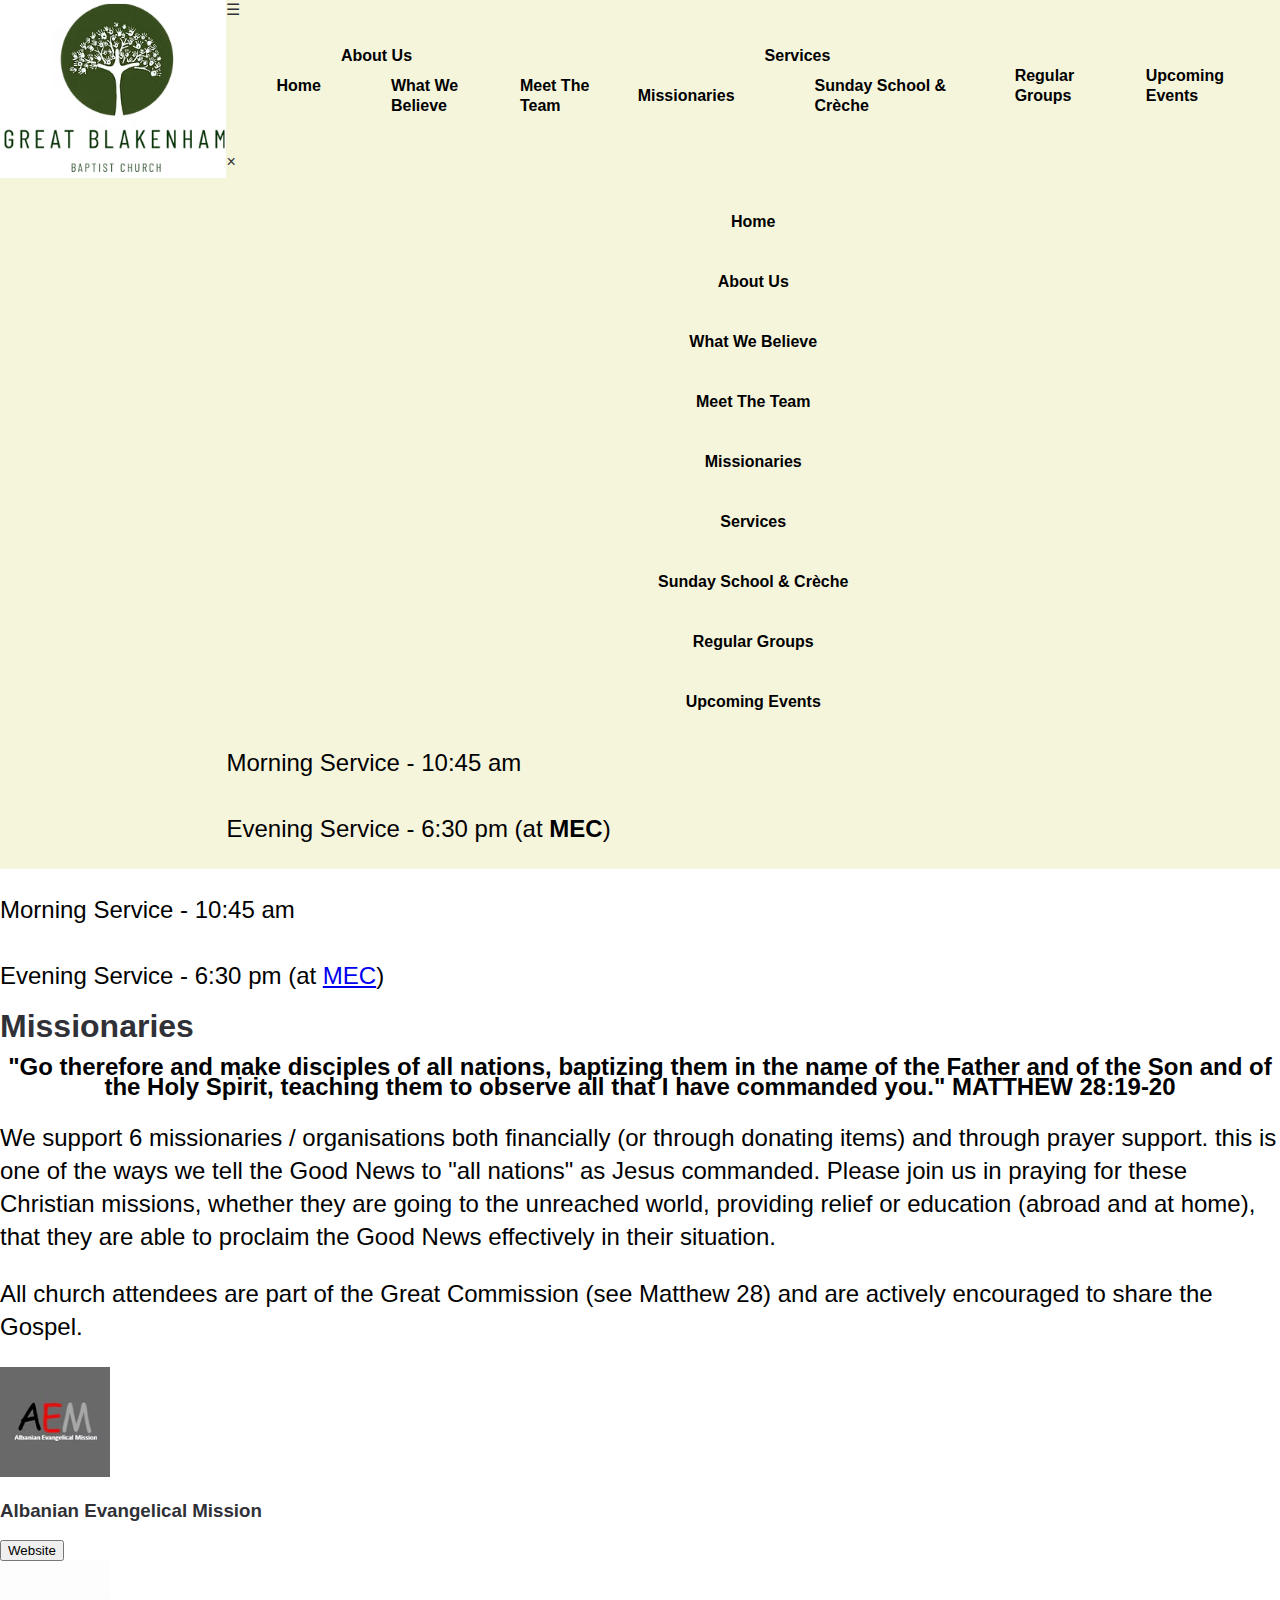
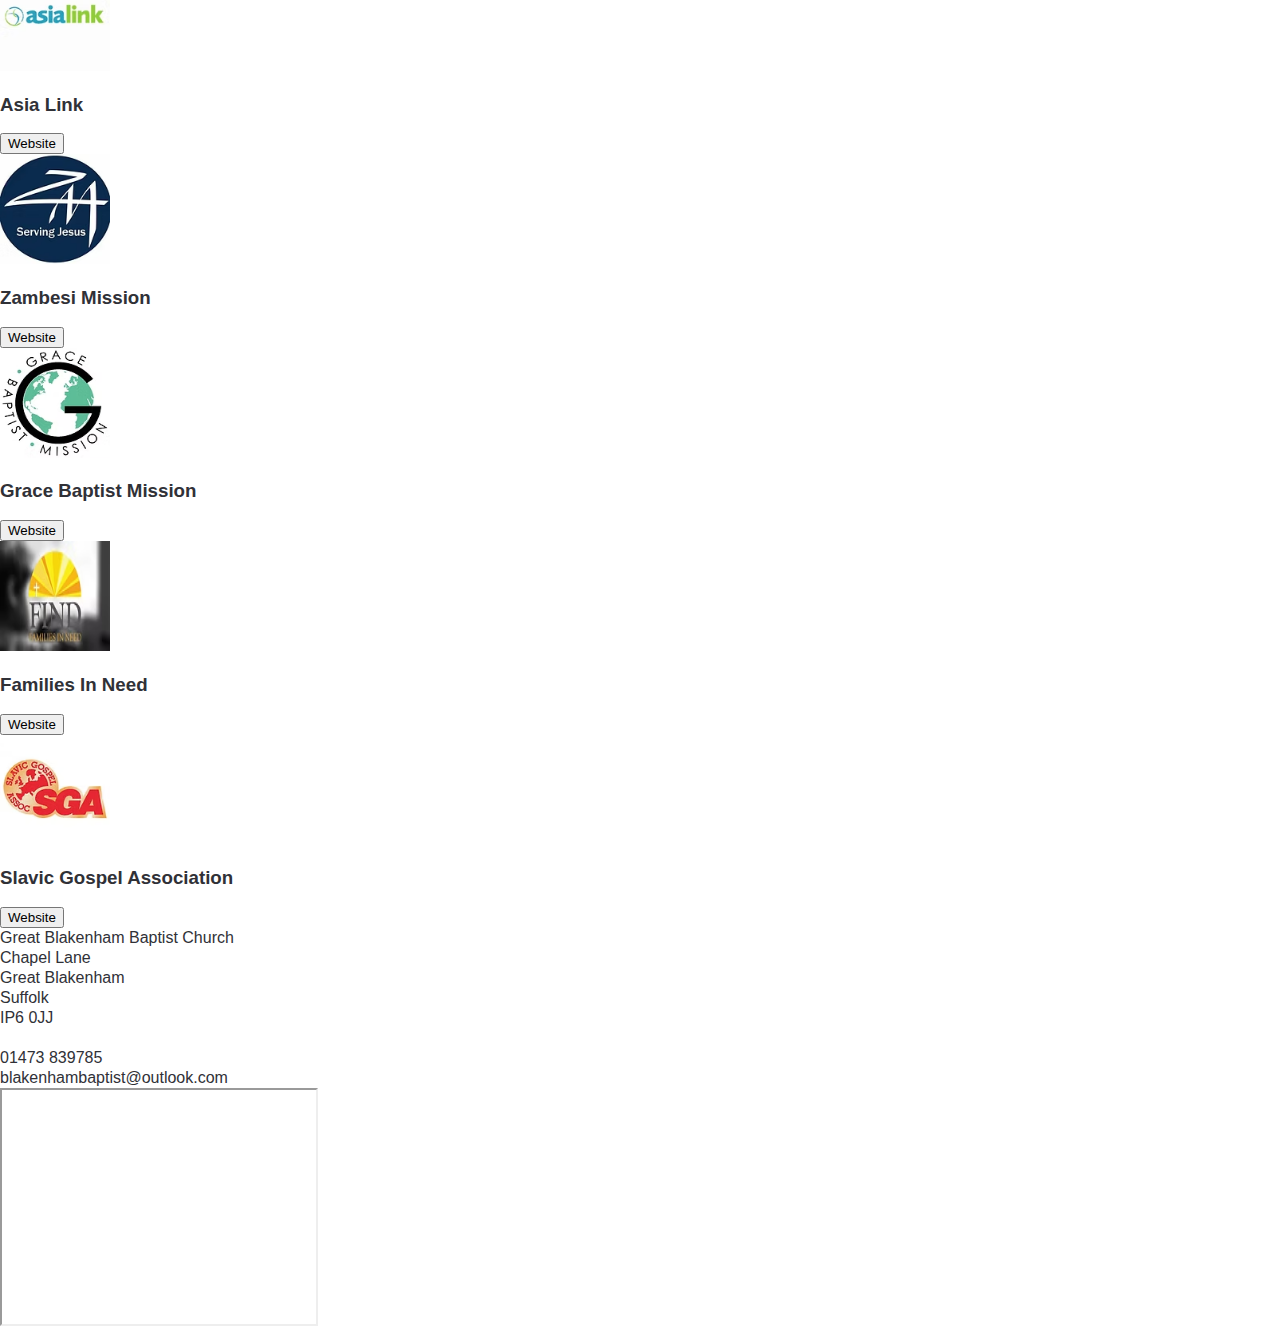
<file: missionaries.html>
<!DOCTYPE html>
<html lang="en">
<head>
 <title>Blakenham Baptist</title>
 
 <meta name="description" 
       content="Welcome to Great Blakenham Baptist Church!">
 <meta name="keywords" 
       content="gbbc, church, Great Blakenham, Great Blakenham Baptist Church">
 <link rel="stylesheet" href="css/style.css">
 <script src="js/script.js" defer></script> <!-- Linking external JavaScript -->

    <link rel="preconnect" href="https://fonts.googleapis.com">
    <link rel="preconnect" href="https://fonts.gstatic.com" crossorigin>
    <link href="https://fonts.googleapis.com/css2?family=Chelsea+Market&display=swap" rel="stylesheet">

    <script>
        function toggleMobileNav() {
          const nav = document.getElementById("mobileNav");
          nav.classList.toggle("active");
        }
        </script>
        <meta name="viewport" content="width=device-width, initial-scale=1">

</head>
<body>
 <!-- Page Container -->
 <div id="container">
 
  <!-- Header -->
  <header> 
   <!-- Logo --> 
   <img id="logo" src="img/logo-img.png" width="233" height="178">
   
   <div id="header-right">
   <!-- Navigation -->
   <nav>
	<div class="burger" onclick="toggleMobileNav()">☰</div>
	<ul class="menu desktop-menu">
	  <li ><a href="/">Home</a></li>
	  <li class="dropdown active">
		<a href="aboutus.html">About Us</a>
		<ul class="dropdown-menu">
		  <li ><a href="beliefs.html">What We Believe</a></li>
		  <li ><a href="team.html">Meet The Team</a></li>
		  <li class="active"><a href="missionaries.html">Missionaries</a></li>
		</ul>
	  </li>
	  <li class="dropdown">
		<a href="services.html">Services</a>
		<ul class="dropdown-menu">
		  <li><a href="sundayschool.html">Sunday School & Crèche</a></li>
		</ul>
	  </li>
	  <li><a href="regulargroups.html">Regular Groups</a></li>

    <li><a href="upcomingevents.html">Upcoming Events</a></li>
	</ul>
  
	<!-- Mobile Overlay -->
	<div class="mobile-nav-overlay" id="mobileNav">
	  <div class="close-btn" onclick="toggleMobileNav()">×</div>
	  <ul class="mobile-menu">
		<li><a href="/">Home</a></li>
		<li><a href="aboutus.html">About Us</a></li>
		<li><a href="beliefs.html">What We Believe</a></li>
		<li><a href="team.html">Meet The Team</a></li>
		<li><a href="missionaries.html">Missionaries</a></li>
		<li><a href="services.html">Services</a></li>
		<li><a href="sundayschool.html">Sunday School & Crèche</a></li>
		<li><a href="regulargroups.html">Regular Groups</a></li>

    <li><a href="upcomingevents.html">Upcoming Events</a></li>
	  </ul>
	</div>
  </nav>
   <div id="service-info">
        <p>Morning Service - 10:45 am<br>
		   <br>
		   Evening Service - 6:30 pm (at <a href="https://mickfieldec.co.uk/" target="_blank">MEC</a>)</p>
   </div>
   </div>
  </header>

  <section id="mobile-service-times">
	<p>Morning Service - 10:45 am<br>
		<br>
		Evening Service - 6:30 pm (at <a href="https://mickfieldec.co.uk/" target="_blank">MEC</a>)</p>
  </section>
  
  <!-- Main Content -->
  <div>
      <h1 class="heading-styling">Missionaries</h1>
      <section id="missionary-content">


      <h2 class="chelsea-market-regular">"Go therefore and make disciples of all nations, baptizing them in the name of the
          Father and of the Son and of the Holy Spirit, teaching them to observe all that I have commanded you." MATTHEW
          28:19-20</h2>

      <p class="missionary-text-styling">We support 6 missionaries / organisations both financially (or through donating items) and through prayer
          support. this is one of the ways we tell the Good News to "all nations" as Jesus commanded. Please join us in
          praying for these Christian missions, whether they are going to the unreached world, providing relief or
          education (abroad and at home), that they are able to proclaim the Good News effectively in their
          situation.</p>

      <p class="missionary-text-styling">All church attendees are part of the Great Commission (see Matthew 28) and are actively encouraged to share
          the Gospel.</p>


          <section id="missionary-links">

              <div class="missionary-contents-row">
                  <div class="missionary">
                      <img src="img/albania.avif" width="110" height="110">
                      <div>
                      <h3>Albanian Evangelical Mission</h3>
                      <!-- Java script button -->
                      <button class="website-button" onclick="openWebsite('https://aemission.org/')">Website</button>
                      </div>
                  </div>
                  <div class="missionary">
                      <img src="img/asialink.avif" width="110" height="110">
                      <div>
                      <h3>Asia Link</h3>
                      <!-- Java script button -->
                      <button class="website-button" onclick="openWebsite('https://www.asialink.org/')">Website</button>
                      </div>
                  </div>
              </div>

              <div class="missionary-contents-row">
                  <div class="missionary">
                      <img src="img/zambesi.avif" width="110" height="110">
                      <div>
                          <h3>Zambesi Mission</h3>
                          <!-- Java script button -->
                          <button class="website-button" onclick="openWebsite('https://zambesimission.org/')">Website</button>
                      </div>
                  </div>
                  <div class="missionary">
                      <img src="img/gracebaptist.avif" width="110" height="110">
                      <div>
                          <h3>Grace Baptist Mission</h3>
                          <!-- Java script button -->
                          <button class="website-button" onclick="openWebsite('https://www.gbm.org.uk/')">Website</button>
                      </div>
                  </div>
              </div>

              <div class="missionary-contents-row">
                  <div class="missionary">
                      <img src="img/find.avif" width="110" height="110">
                      <div>
                          <h3>Families In Need</h3>
                          <!-- Java script button -->
                          <button class="website-button" onclick="openWebsite('https://www.findipswich.org.uk/')">Website</button>
                      </div>
                  </div>
                  <div class="missionary">
                      <img src="img/slavic.avif" width="110" height="110">
                      <div>
                          <h3>Slavic Gospel Association</h3>
                          <!-- Java script button -->
                          <button class="website-button" onclick="openWebsite('https://sga.org.uk/')">Website</button>
                      </div>
                  </div>
              </div>
          </section>


      </section>

   
   
  </div>
  
  <!-- Footer -->
  <footer> 
  
    <div class="standard-text">
      Great Blakenham Baptist Church <br>
      Chapel Lane <br>
      Great Blakenham <br>
      Suffolk <br>
      IP6 0JJ <br>
        <br>
      01473 839785 <br>
      blakenhambaptist@outlook.com
	</div>
	
    <iframe id="google-maps" src="https://www.google.com/maps/embed?pb=!1m14!1m8!1m3!1d668.0578925354898!2d1.1031728398774574!3d52.10800343403751!3m2!1i1024!2i768!4f13.1!3m3!1m2!1s0x47d9a3d099458f91%3A0x6f0c8781be5f0826!2sGreat%20Blakenham%20Baptist%20Church!5e0!3m2!1sen!2suk!4v1741631992839!5m2!1sen!2suk"
	width="314" height="234" allowfullscreen="" loading="lazy" referrerpolicy="no-referrer-when-downgrade"></iframe> 
	
  </footer>
 
 </div>
 
</body>
</html>
</file>
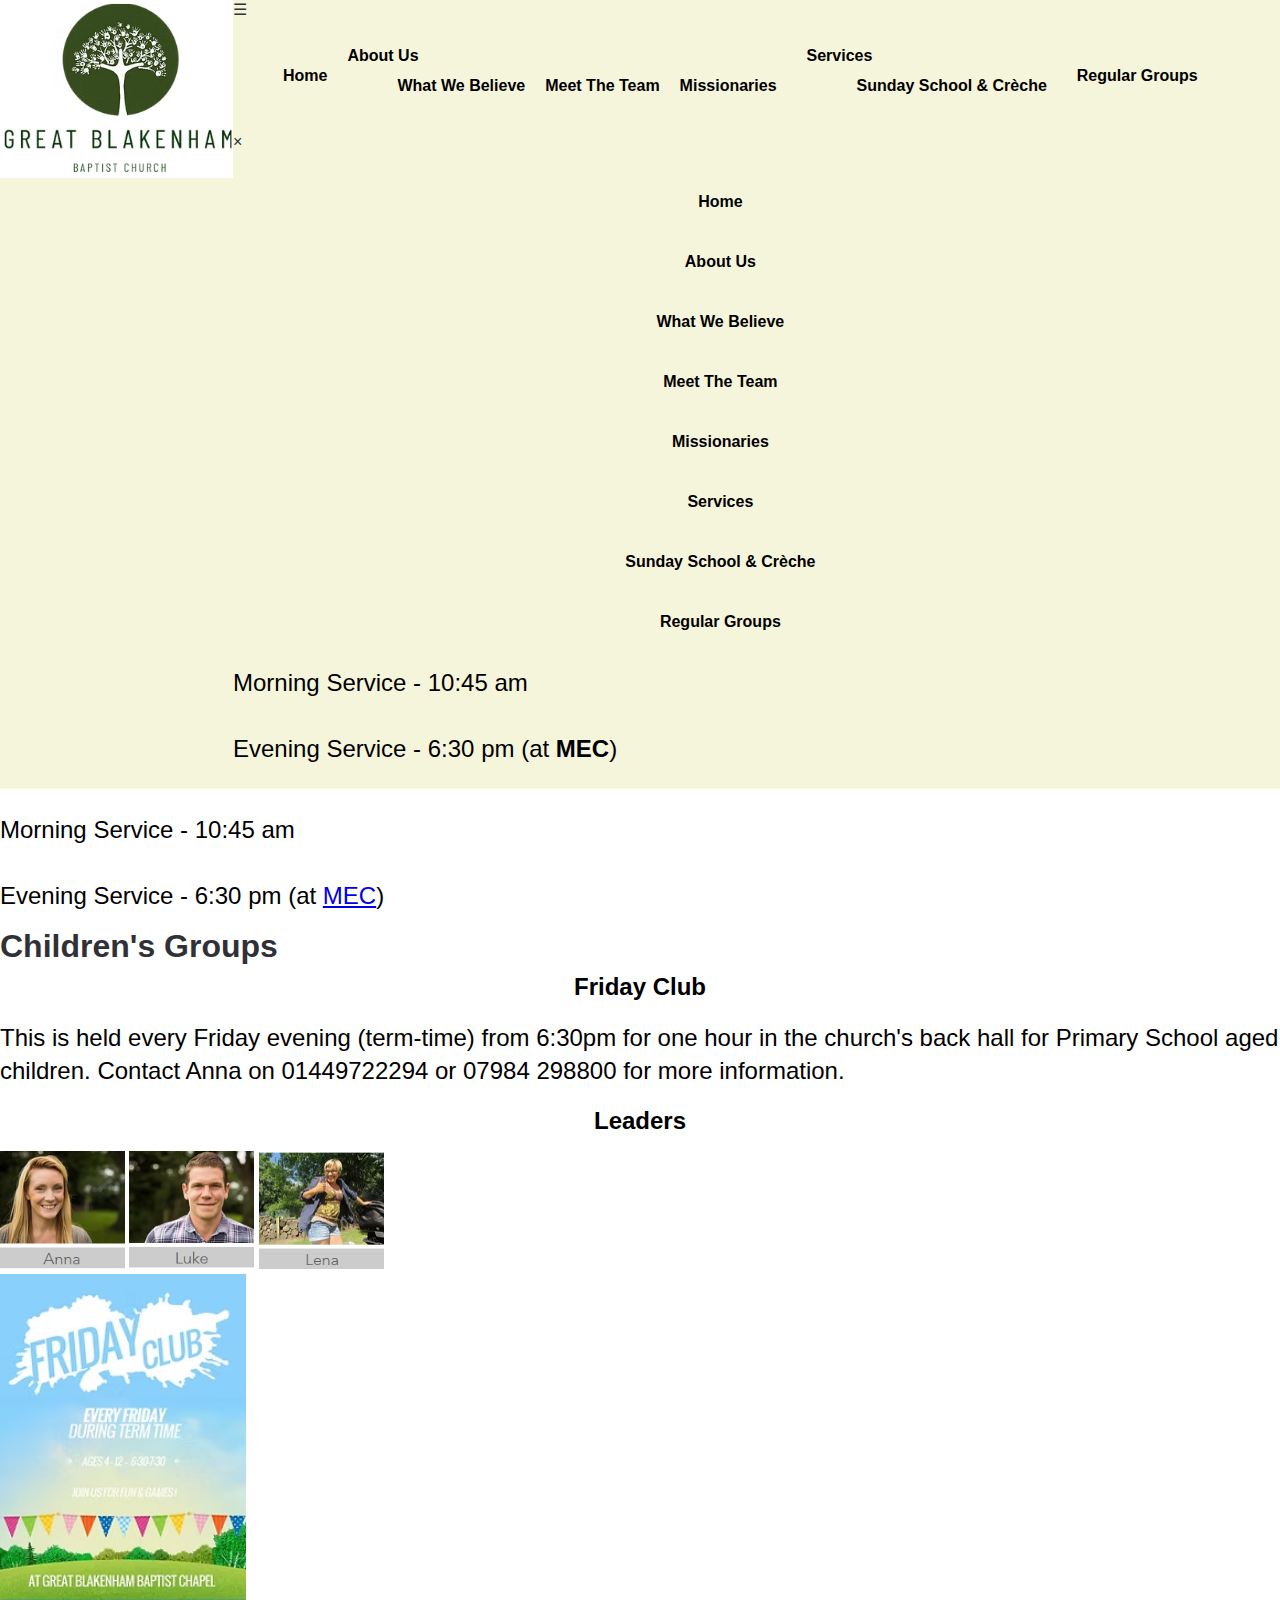
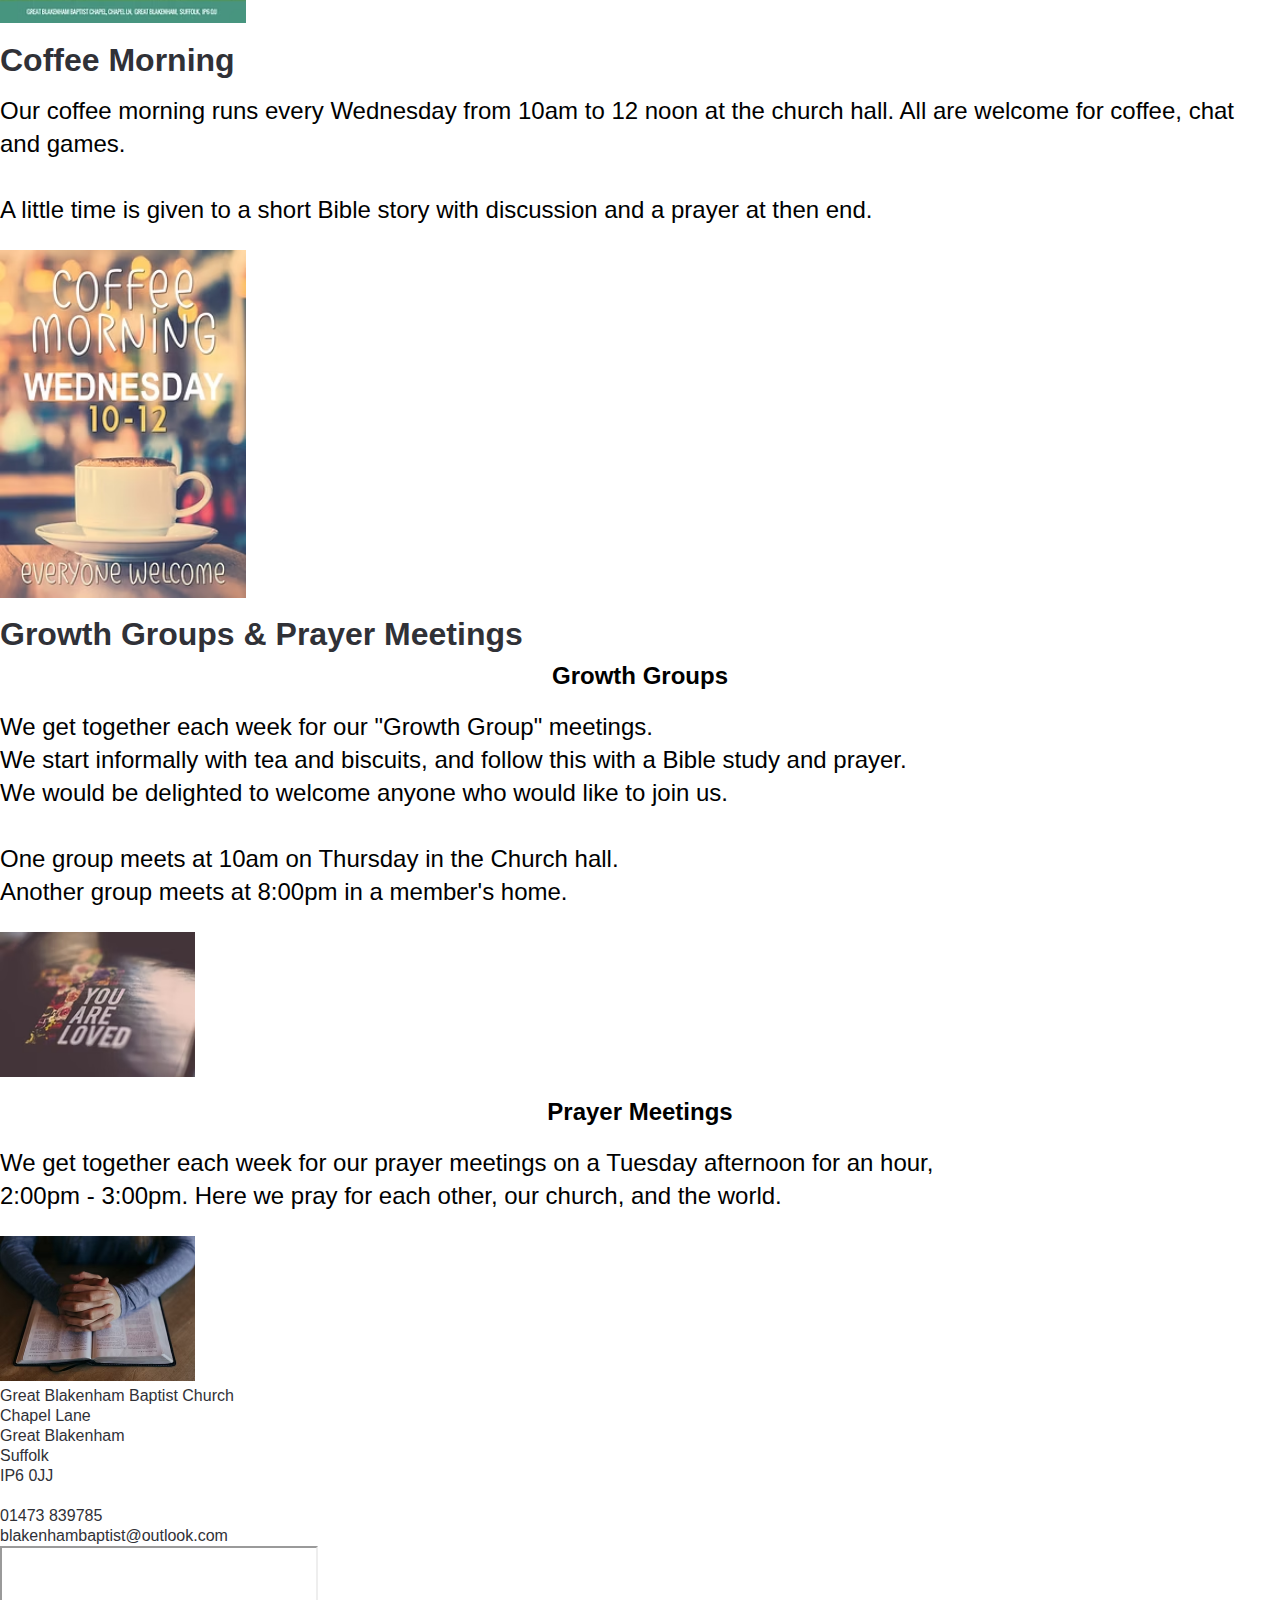
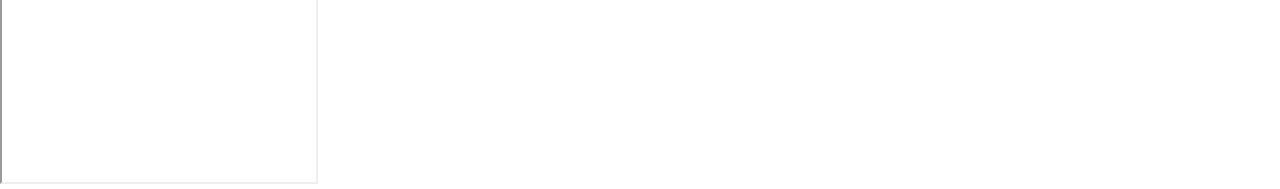
<file: regulargroups.html>
<!DOCTYPE html>
<html lang="en">
<head>
 <title>Blakenham Baptist</title>
 
 <meta name="description" 
       content="Welcome to Great Blakenham Baptist Church!">
 <meta name="keywords" 
       content="gbbc, church, Great Blakenham, Great Blakenham Baptist Church">
 <link rel="stylesheet" href="css/style.css">
 <script src="js/script.js" defer></script> <!-- Linking external JavaScript -->

    <link rel="preconnect" href="https://fonts.googleapis.com">
    <link rel="preconnect" href="https://fonts.gstatic.com" crossorigin>
    <link href="https://fonts.googleapis.com/css2?family=Chelsea+Market&display=swap" rel="stylesheet">

    <script>
        function toggleMobileNav() {
          const nav = document.getElementById("mobileNav");
          nav.classList.toggle("active");
        }
        </script>
</head>
<body>
 <!-- Page Container -->
 <div id="container">
 
  <!-- Header -->
  <header> 
   <!-- Logo --> 
   <img id="logo" src="img/logo-img.png" width="233" height="178">
   
   <div id="header-right">
   <!-- Navigation -->
   <nav>
	<div class="burger" onclick="toggleMobileNav()">☰</div>
	<ul class="menu desktop-menu">
	  <li ><a href="index.html">Home</a></li>
	  <li class="dropdown ">
		<a href="aboutus.html">About Us</a>
		<ul class="dropdown-menu">
		  <li ><a href="beliefs.html">What We Believe</a></li>
		  <li><a href="team.html">Meet The Team</a></li>
		  <li><a href="missionaries.html">Missionaries</a></li>
		</ul>
	  </li>
	  <li class="dropdown ">
		<a href="services.html">Services</a>
		<ul class="dropdown-menu">
		  <li><a href="sundayschool.html">Sunday School & Crèche</a></li>
		</ul>
	  </li>
	  <li class="active"><a href="regulargroups.html">Regular Groups</a></li>
	</ul>
  
	<!-- Mobile Overlay -->
	<div class="mobile-nav-overlay" id="mobileNav">
	  <div class="close-btn" onclick="toggleMobileNav()">×</div>
	  <ul class="mobile-menu">
		<li><a href="index.html">Home</a></li>
		<li><a href="aboutus.html">About Us</a></li>
		<li><a href="beliefs.html">What We Believe</a></li>
		<li><a href="team.html">Meet The Team</a></li>
		<li><a href="missionaries.html">Missionaries</a></li>
		<li><a href="services.html">Services</a></li>
		<li><a href="sundayschool.html">Sunday School & Crèche</a></li>
		<li><a href="regulargroups.html">Regular Groups</a></li>
	  </ul>
	</div>
  </nav>
   <div id="service-info">
        <p>Morning Service - 10:45 am<br>
		   <br>
		   Evening Service - 6:30 pm (at <a href="https://mickfieldec.co.uk/" target="_blank">MEC</a>)</p>
   </div>
   </div>
  </header>

  <section id="mobile-service-times">
	<p>Morning Service - 10:45 am<br>
		<br>
		Evening Service - 6:30 pm (at <a href="https://mickfieldec.co.uk/" target="_blank">MEC</a>)</p>
  </section>
  
  <!-- Main Content -->
  <div>
    <div class="regular-item">
        <h1 class="heading-styling" id="child_groups">Children's Groups</h1>

        <div class="gg-item">
            <div>
            <h2 class="group-header">Friday Club</h2>
            <p id="friday-text">
                This is held every Friday evening (term-time) from 6:30pm for one hour in 
                the church's back hall for Primary School aged children. Contact Anna on
                01449722294 or 07984 298800 for more information.
            </p>

            <h2 class="group-header" id="leaders">Leaders</h2>
            <img src="img/leaders-anna.png" width="125" height="118">
            <img src="img/leaders-luke.png" width="125" height="118">
            <img src="img/leaders-lena.png" width="125" height="118">


            </div>
            <img src="img/friday_club_img.avif" width="246" height="349">


        </div>

    </div>    

    <div class="regular-item">
        <h1 class="heading-styling" id="coffee_morning">Coffee Morning</h1>
        <div id="groups-coffee">
        <div>
            <p id="coffee-text">
                Our coffee morning runs every Wednesday from 10am to 12 noon at
                the church hall. All are welcome for coffee, chat and games. <br>
                <br>
                A little time is given to a short Bible story with discussion and a prayer at then end.
            </p>
        </div>

        <div id="coffee-image-groups">
            <img src="img/coffee-morning.avif" width="246" height="348">
        </div>
        
    </div>
    </div>

    <div class="regular-item">
        <h1 class="heading-styling" id="gg_pm">Growth Groups & Prayer Meetings</h1>

        <div class="gg-item">
            <div>
            <h2 class="group-header">Growth Groups</h2>
            <p>
                We get together each week for our "Growth Group" meetings.<br>
                We start informally with tea and biscuits, and follow this with a Bible study and prayer.<br>
                We would be delighted to welcome anyone who would like to join us.<br>
                <br>
                One group meets at 10am on Thursday in the Church hall.<br>
                Another group meets at 8:00pm in a member's home.<br>
            </p>
            </div>
            <img src="img/you-are-loved.avif" width="195" height="145">


        </div>

        <div class="gg-item">
            <div>
            <h2 class="group-header">Prayer Meetings</h2>
            <p>
                We get together each week for our prayer meetings on a Tuesday afternoon for an hour, <br>
                2:00pm - 3:00pm. Here we pray for each other, our church, and the world.
            </p>
            </div>
            <img src="img/praying-over-bible.avif" width="195" height="145">
        </div>
    </div>
      
  </div>
  
  <!-- Footer -->
  <footer> 
  
    <div class="standard-text">
      Great Blakenham Baptist Church <br>
      Chapel Lane <br>
      Great Blakenham <br>
      Suffolk <br>
      IP6 0JJ <br>
        <br>
      01473 839785 <br>
      blakenhambaptist@outlook.com
	</div>
	
    <iframe id="google-maps" src="https://www.google.com/maps/embed?pb=!1m14!1m8!1m3!1d668.0578925354898!2d1.1031728398774574!3d52.10800343403751!3m2!1i1024!2i768!4f13.1!3m3!1m2!1s0x47d9a3d099458f91%3A0x6f0c8781be5f0826!2sGreat%20Blakenham%20Baptist%20Church!5e0!3m2!1sen!2suk!4v1741631992839!5m2!1sen!2suk"
	width="314" height="234" allowfullscreen="" loading="lazy" referrerpolicy="no-referrer-when-downgrade"></iframe> 
	
  </footer>
 
 </div>
 
</body>
</html>
</file>
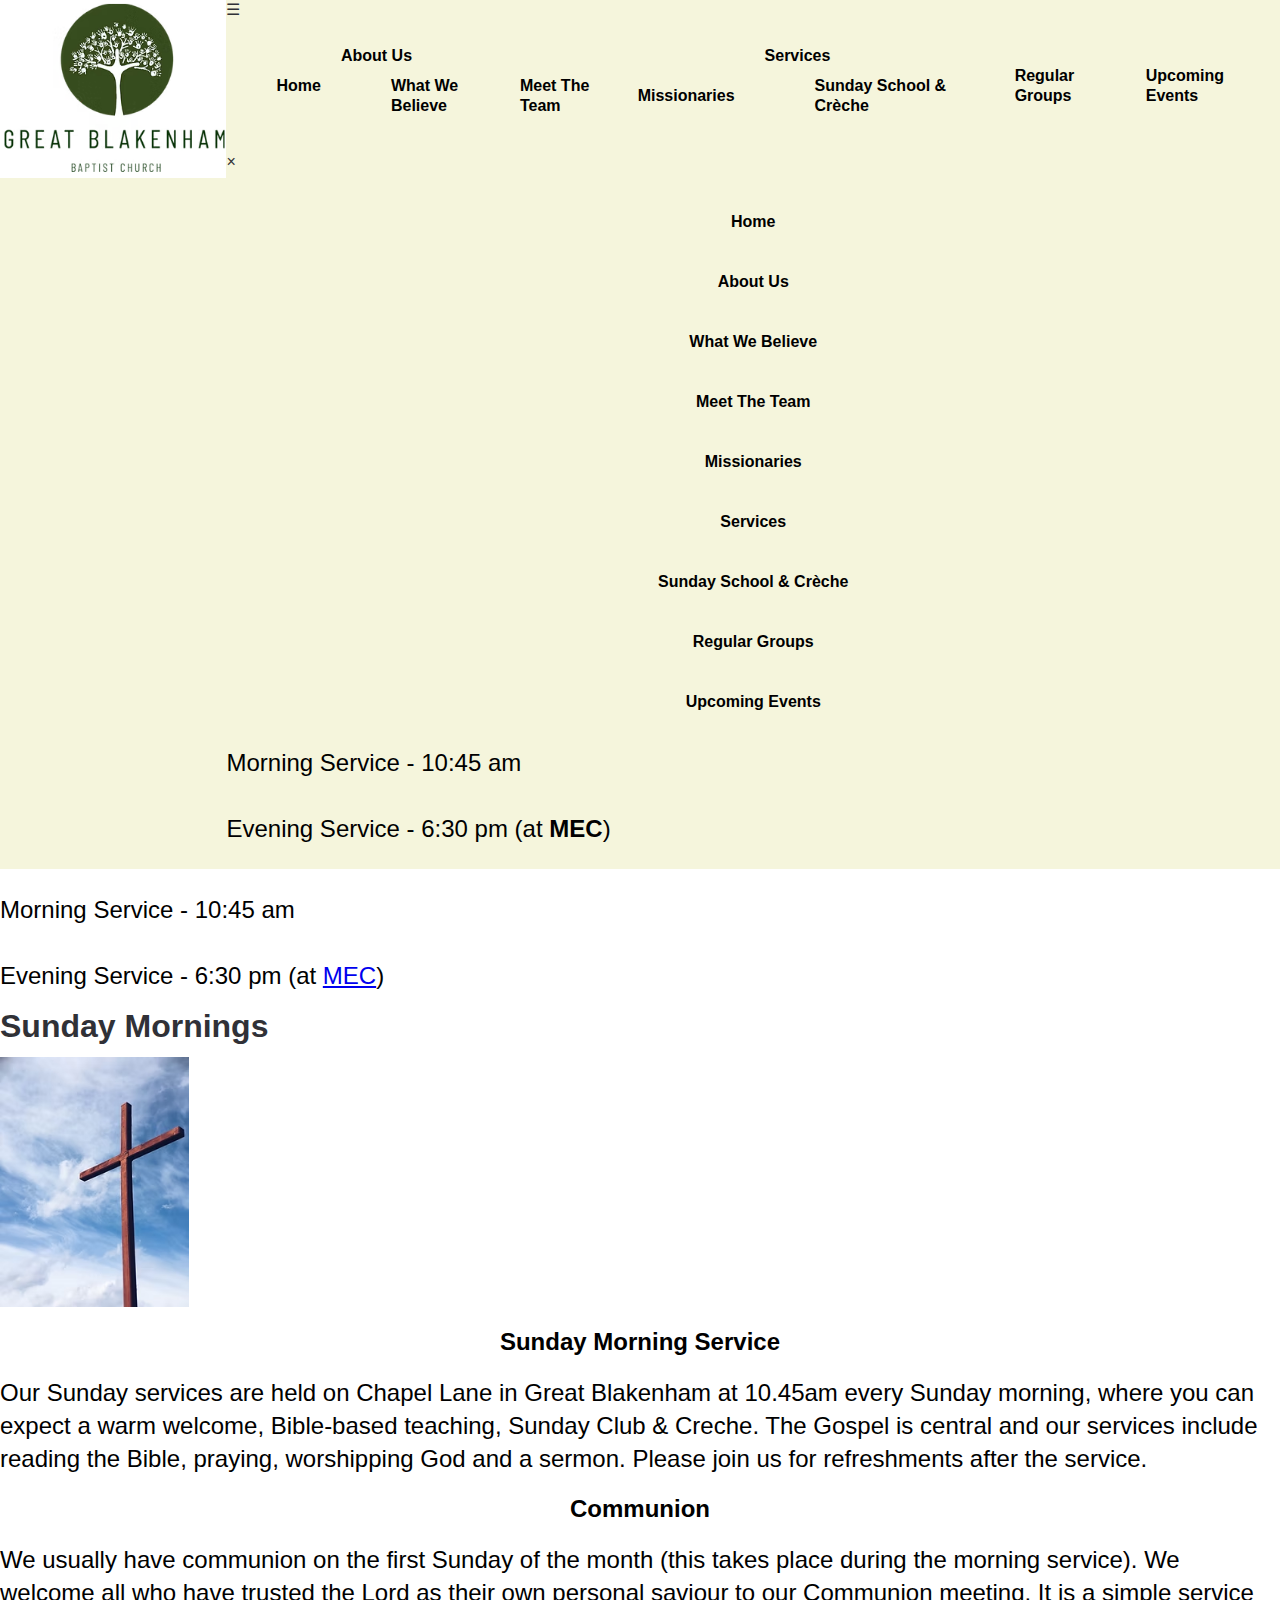
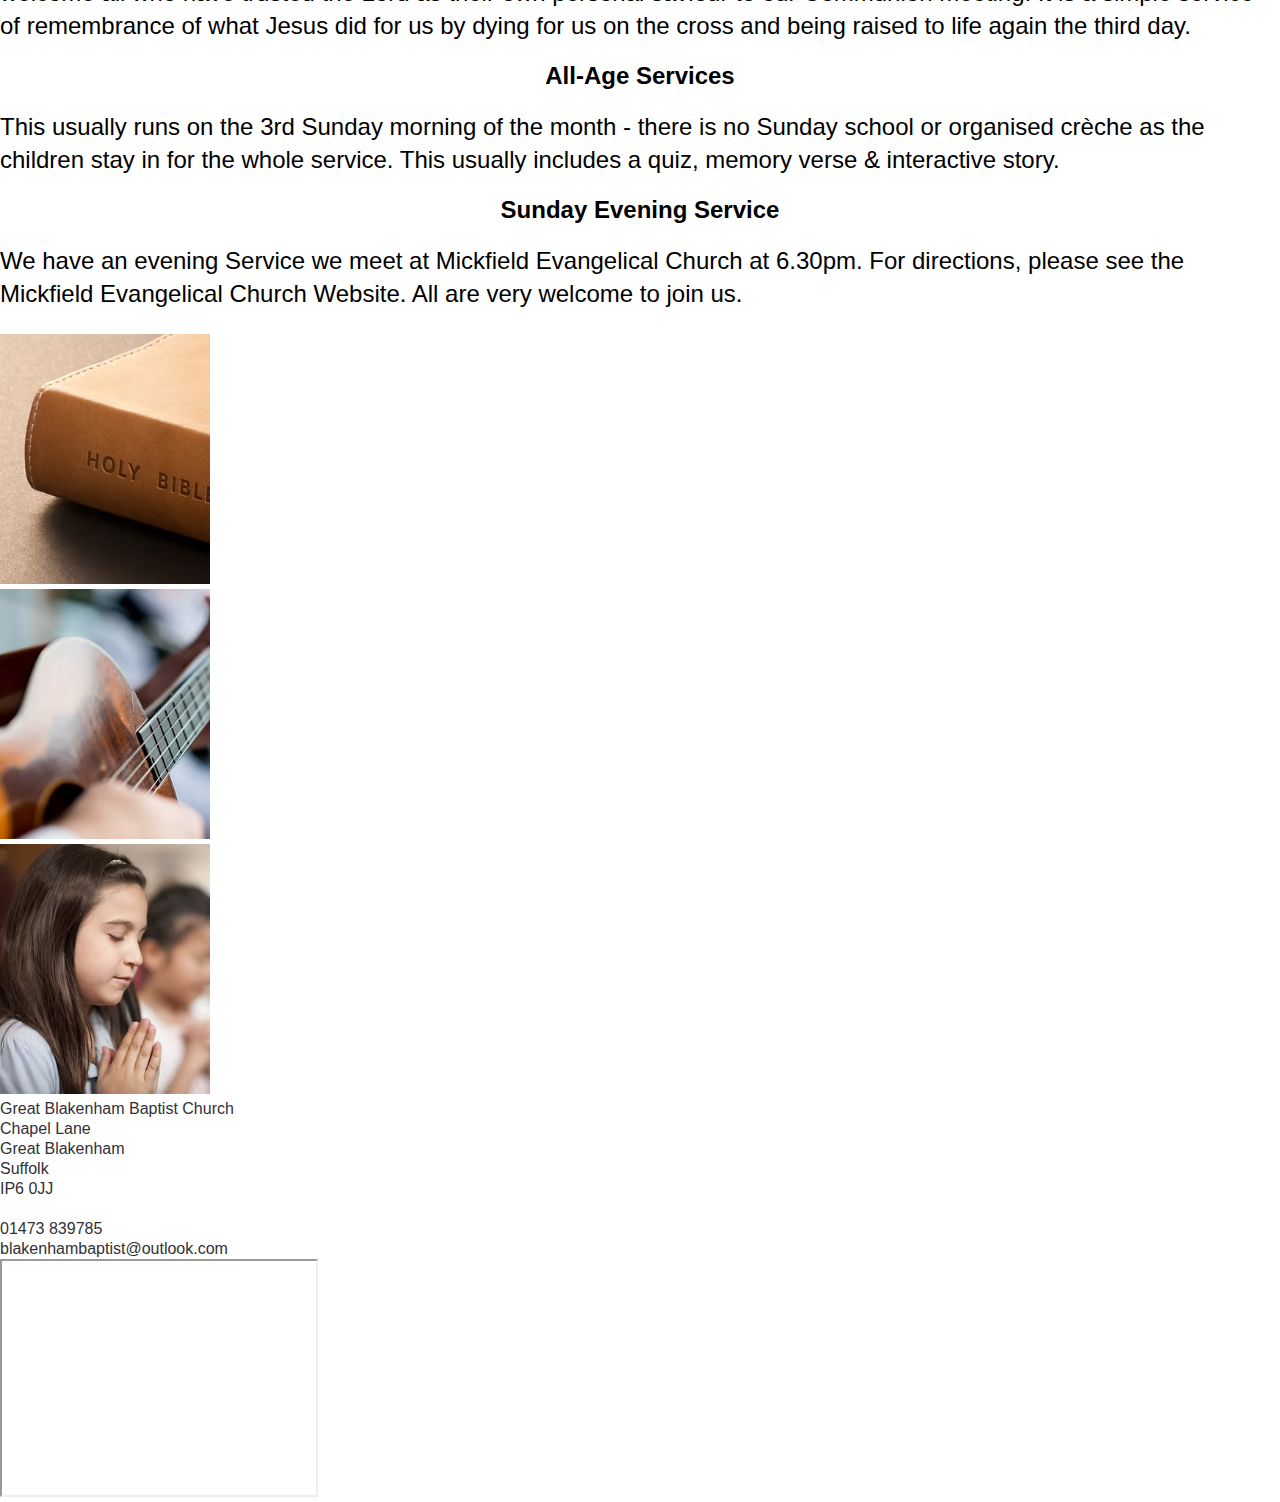
<file: services.html>
<!DOCTYPE html>
<html lang="en">
<head>
 <title>Blakenham Baptist</title>
 
 <meta name="description" 
       content="Welcome to Great Blakenham Baptist Church!">
 <meta name="keywords" 
       content="gbbc, church, Great Blakenham, Great Blakenham Baptist Church">
 <link rel="stylesheet" href="css/style.css">
 <script src="js/script.js" defer></script> <!-- Linking external JavaScript -->

    <link rel="preconnect" href="https://fonts.googleapis.com">
    <link rel="preconnect" href="https://fonts.gstatic.com" crossorigin>
    <link href="https://fonts.googleapis.com/css2?family=Chelsea+Market&display=swap" rel="stylesheet">

    <script>
        function toggleMobileNav() {
          const nav = document.getElementById("mobileNav");
          nav.classList.toggle("active");
        }
        </script>
        <meta name="viewport" content="width=device-width, initial-scale=1">

</head>
<body>
 <!-- Page Container -->
 <div id="container">
 
  <!-- Header -->
  <header> 
   <!-- Logo --> 
   <img id="logo" src="img/logo-img.png" width="233" height="178">
   
   <div id="header-right">
   <!-- Navigation -->
   <nav>
	<div class="burger" onclick="toggleMobileNav()">☰</div>
	<ul class="menu desktop-menu">
	  <li ><a href="/">Home</a></li>
	  <li class="dropdown ">
		<a href="aboutus.html">About Us</a>
		<ul class="dropdown-menu">
		  <li ><a href="beliefs.html">What We Believe</a></li>
		  <li><a href="team.html">Meet The Team</a></li>
		  <li><a href="missionaries.html">Missionaries</a></li>
		</ul>
	  </li>
	  <li class="dropdown active">
		<a href="services.html">Services</a>
		<ul class="dropdown-menu">
		  <li><a href="sundayschool.html">Sunday School & Crèche</a></li>
		</ul>
	  </li>
	  <li><a href="regulargroups.html">Regular Groups</a></li>

    <li><a href="upcomingevents.html">Upcoming Events</a></li>
	</ul>
  
	<!-- Mobile Overlay -->
	<div class="mobile-nav-overlay" id="mobileNav">
	  <div class="close-btn" onclick="toggleMobileNav()">×</div>
	  <ul class="mobile-menu">
		<li><a href="/">Home</a></li>
		<li><a href="aboutus.html">About Us</a></li>
		<li><a href="beliefs.html">What We Believe</a></li>
		<li><a href="team.html">Meet The Team</a></li>
		<li><a href="missionaries.html">Missionaries</a></li>
		<li><a href="services.html">Services</a></li>
		<li><a href="sundayschool.html">Sunday School & Crèche</a></li>
		<li><a href="regulargroups.html">Regular Groups</a></li>

    <li><a href="upcomingevents.html">Upcoming Events</a></li>
	  </ul>
	</div>
  </nav>
   <div id="service-info">
        <p>Morning Service - 10:45 am<br>
		   <br>
		   Evening Service - 6:30 pm (at <a href="https://mickfieldec.co.uk/" target="_blank">MEC</a>)</p>
   </div>
   </div>
  </header>
  <section id="mobile-service-times">
	<p>Morning Service - 10:45 am<br>
		<br>
		Evening Service - 6:30 pm (at <a href="https://mickfieldec.co.uk/" target="_blank">MEC</a>)</p>
  </section>
  
  <!-- Main Content -->
  <div>
      <h1 class="heading-styling">Sunday Mornings</h1>
      <section class="services-content">
          <img src="img/crossinsky.avif" width="189" height="250" id="cross-in-sky">
          <div>
          <h2 class="services-title">Sunday Morning Service</h2>
          <p>Our Sunday services are held on Chapel Lane in Great Blakenham at 10.45am every Sunday morning, where you
              can expect a warm welcome, Bible-based teaching, Sunday Club & Creche. The Gospel is central and our
              services include reading the Bible, praying, worshipping God and a sermon. Please join us for refreshments
              after the service.</p>

          <h2 class="services-title">Communion</h2>
          <p>We usually have communion on the first Sunday of the month (this takes place during the morning service).
              We welcome all who have trusted the Lord as their own personal saviour to our Communion meeting. It is a
              simple service of remembrance of what Jesus did for us by dying for us on the cross and being raised to
              life again the third day.</p>

          <h2 class="services-title">All-Age Services</h2>
          <p>This usually runs on the 3rd Sunday morning of the month - there is no Sunday school or organised crèche as
              the children stay in for the whole service. This usually includes a quiz, memory verse & interactive
              story.</p>

          <h2 class="services-title">Sunday Evening Service</h2>
          <p>We have an evening Service we meet at Mickfield Evangelical Church at 6.30pm. For directions, please see
              the Mickfield Evangelical Church Website. All are very welcome to join us.</p>


              <div id="services-pictures">
                  <div>
                      <img src="img/services-bible.avif" width="210" height="250" id="service-img1">
                  </div>
                  <div>
                  <img src="img/servies-guitar.avif" width="210" height="250" id="service-img2">
                  </div>
                  <div>
                  <img src="img/services-praying.avif" width="210" height="250" id="service-img3">
                  </div>
              </div>
          </div>


      </section>




   
   
  </div>
  
  <!-- Footer -->
  <footer> 
  
    <div class="standard-text">
      Great Blakenham Baptist Church <br>
      Chapel Lane <br>
      Great Blakenham <br>
      Suffolk <br>
      IP6 0JJ <br>
        <br>
      01473 839785 <br>
      blakenhambaptist@outlook.com
	</div>
	
    <iframe id="google-maps" src="https://www.google.com/maps/embed?pb=!1m14!1m8!1m3!1d668.0578925354898!2d1.1031728398774574!3d52.10800343403751!3m2!1i1024!2i768!4f13.1!3m3!1m2!1s0x47d9a3d099458f91%3A0x6f0c8781be5f0826!2sGreat%20Blakenham%20Baptist%20Church!5e0!3m2!1sen!2suk!4v1741631992839!5m2!1sen!2suk"
	width="314" height="234" allowfullscreen="" loading="lazy" referrerpolicy="no-referrer-when-downgrade"></iframe> 
	
  </footer>
 
 </div>
 
</body>
</html>
</file>
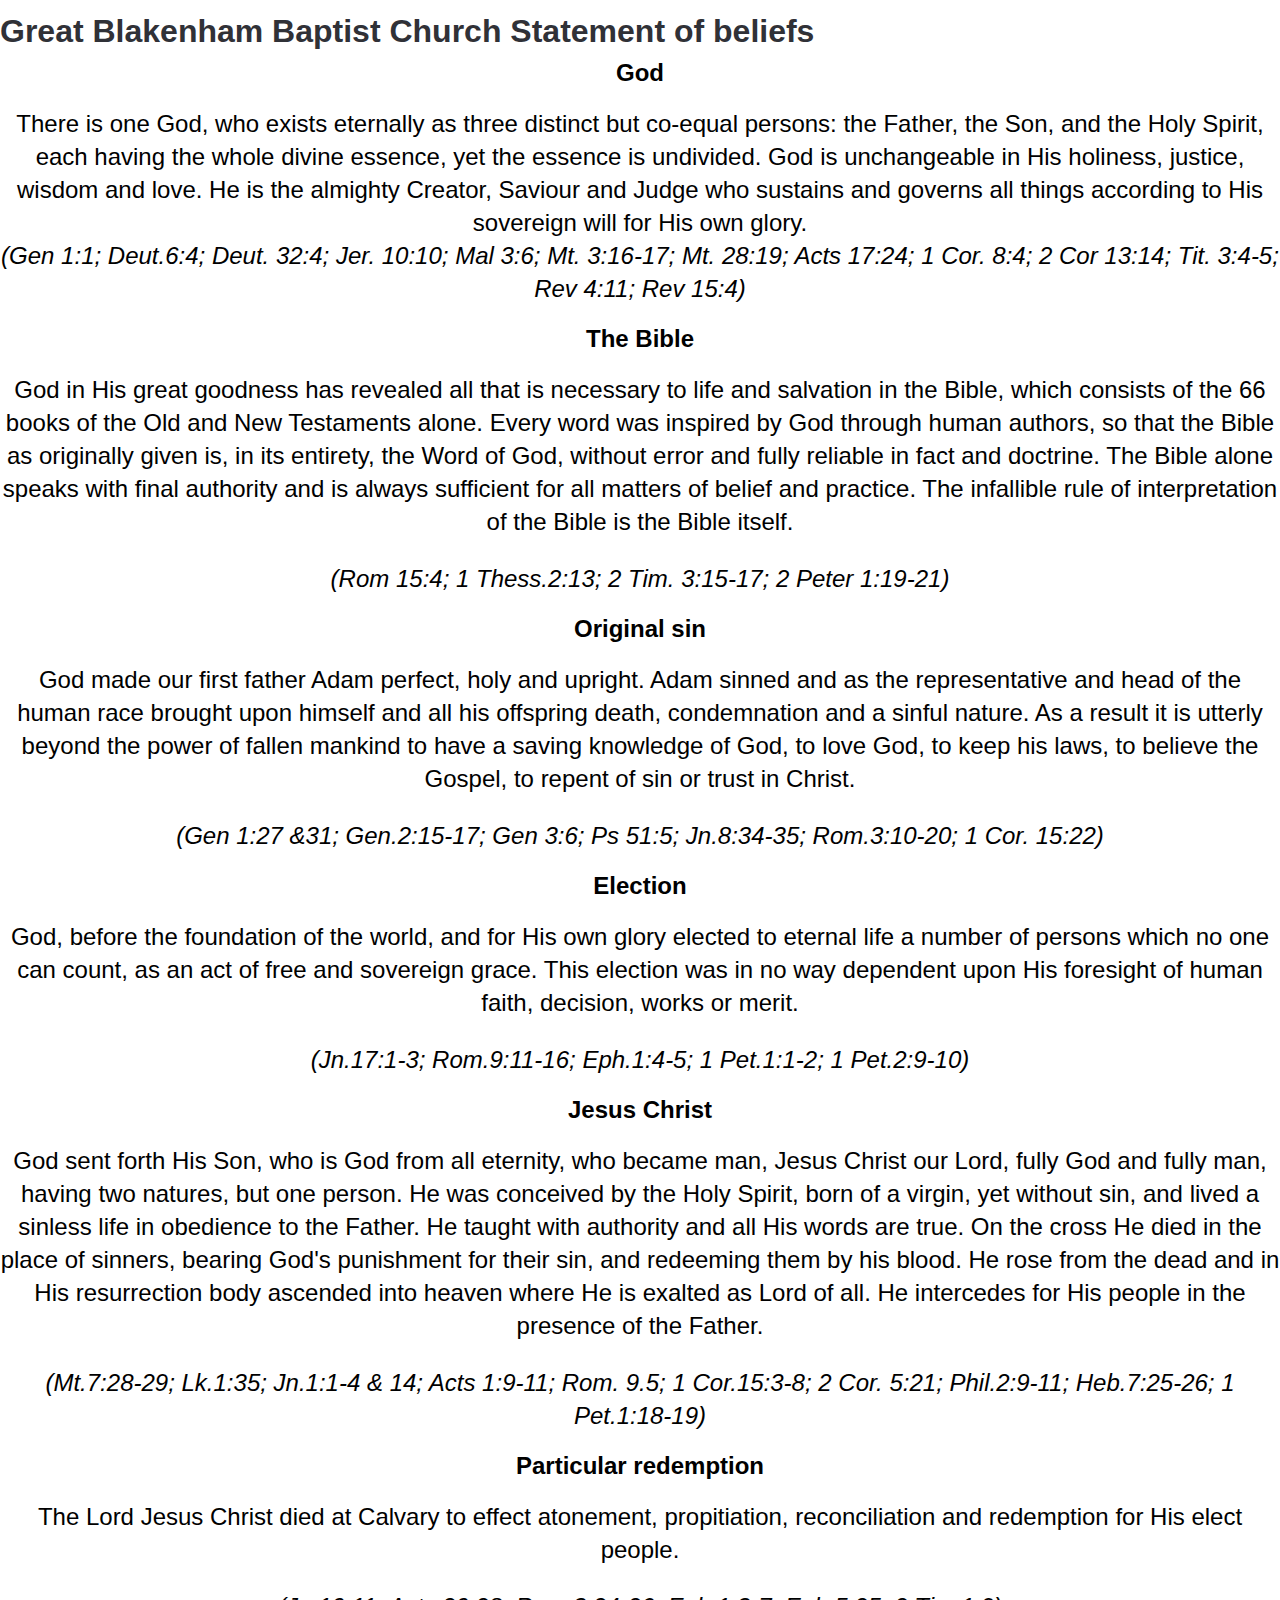
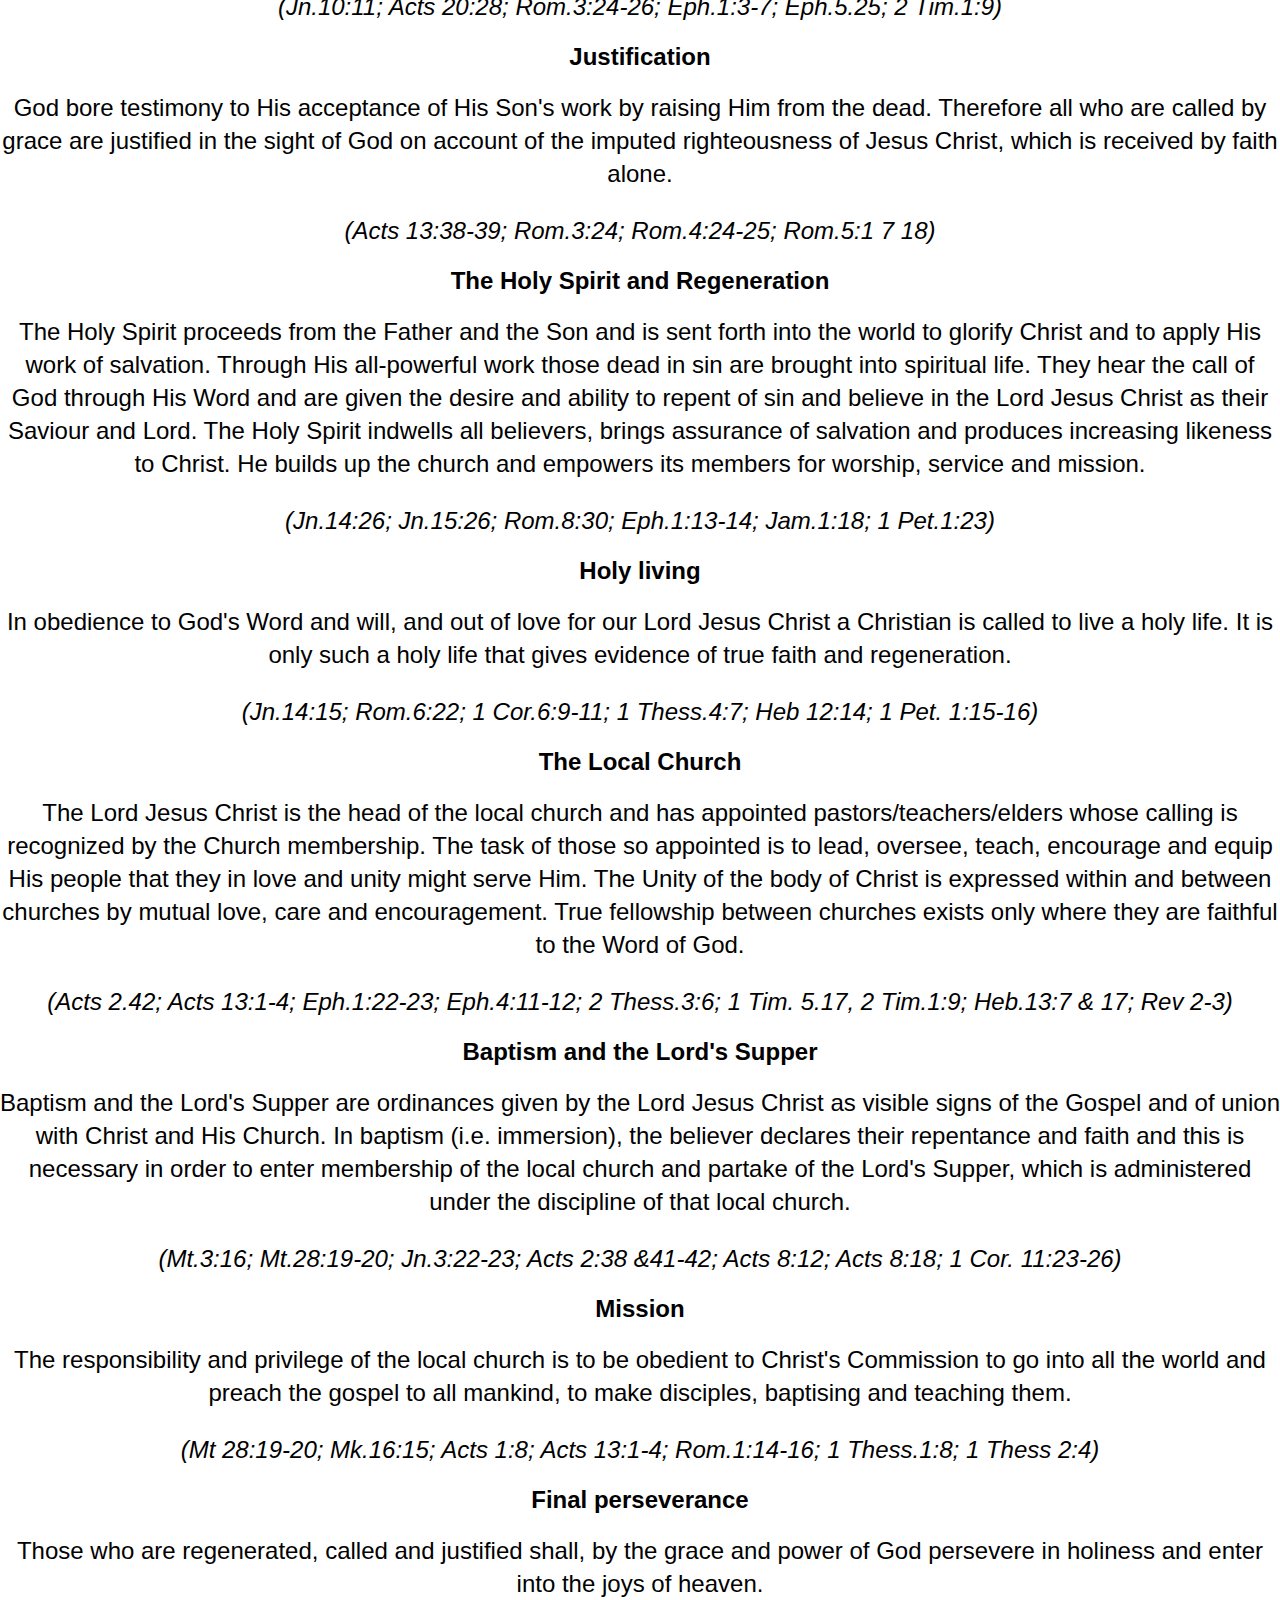
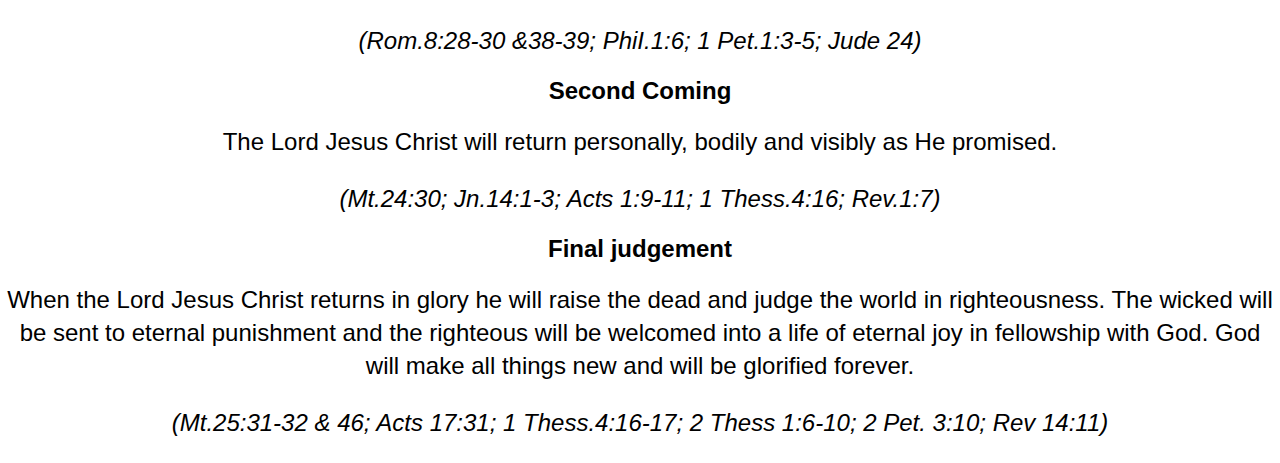
<file: statementofbeliefs.html>
<!DOCTYPE html>
<html lang="en">

<head>
	<title>Great Blakenham Baptist Church</title>

	<meta name="description" content="Welcome to Great Blakenham Baptist Church!">

	<meta name="keywords" content="gbbc, church, Great Blakenham, Great Blakenham Baptist Church">

	<!-- Linking css styling -->
	<link rel="stylesheet" href="css/style.css">

	<!-- Linking JavaScript functions -->
	<script src="js/script.js" defer></script>

	<!-- Allow reformatting on mobile -->
	<meta name="viewport" content="width=device-width, initial-scale=1">


</head>

<body>

    <h1 class="heading-styling">Great Blakenham Baptist Church Statement of beliefs</h1>
	<section id="statement-of-beliefs">
		<h2>God</h2>
		<p class="statement">There is one God, who exists eternally as three distinct but co-equal persons: the Father,
			the Son, and the Holy Spirit, each having the whole divine essence, yet the essence is undivided. God is
			unchangeable in His holiness, justice, wisdom and love. He is the almighty Creator, Saviour and Judge who
			sustains and governs all things according to His sovereign will for His own glory.</p>
		<p class="verse-styling">(Gen 1:1; Deut.6:4; Deut. 32:4; Jer. 10:10; Mal 3:6; Mt. 3:16-17; Mt. 28:19; Acts 17:24; 1 Cor. 8:4; 2 Cor
			13:14; Tit. 3:4-5; Rev 4:11; Rev 15:4)</p>

		<h2>The Bible</h2>
		<p>God in His great goodness has revealed all that is necessary to life and salvation in the Bible, which
			consists of the 66 books of the Old and New Testaments alone. Every word was inspired by God through human
			authors, so that the Bible as originally given is, in its entirety, the Word of God, without error and fully
			reliable in fact and doctrine. The Bible alone speaks with final authority and is always sufficient for all
			matters of belief and practice. The infallible rule of interpretation of the Bible is the Bible itself.</p>
		<p class="verse-styling">(Rom 15:4; 1 Thess.2:13; 2 Tim. 3:15-17; 2 Peter 1:19-21)</p>

		<h2>Original sin</h2>
		<p>God made our first father Adam perfect, holy and upright. Adam sinned and as the representative and head of
			the human race brought upon himself and all his offspring death, condemnation and a sinful nature. As a
			result it is utterly beyond the power of fallen mankind to have a saving knowledge of God, to love God, to
			keep his laws, to believe the Gospel, to repent of sin or trust in Christ.</p>
		<p class="verse-styling">(Gen 1:27 &31; Gen.2:15-17; Gen 3:6; Ps 51:5; Jn.8:34-35; Rom.3:10-20; 1 Cor. 15:22)
		</p>

		<h2>Election</h2>
		<p>God, before the foundation of the world, and for His own glory elected to eternal life a number of persons
			which no one can count, as an act of free and sovereign grace. This election was in no way dependent upon
			His foresight of human faith, decision, works or merit.</p>
		<p class="verse-styling">(Jn.17:1-3; Rom.9:11-16; Eph.1:4-5; 1 Pet.1:1-2; 1 Pet.2:9-10)</p>

		<h2>Jesus Christ</h2>
		<p>God sent forth His Son, who is God from all eternity, who became man, Jesus Christ our Lord, fully God and
			fully man, having two natures, but one person. He was conceived by the Holy Spirit, born of a virgin, yet
			without sin, and lived a sinless life in obedience to the Father. He taught with authority and all His words
			are true. On the cross He died in the place of sinners, bearing God's punishment for their sin, and
			redeeming them by his blood. He rose from the dead and in His resurrection body ascended into heaven where
			He is exalted as Lord of all. He intercedes for His people in the presence of the Father.</p>
		<p class="verse-styling">(Mt.7:28-29; Lk.1:35; Jn.1:1-4 & 14; Acts 1:9-11; Rom. 9.5; 1 Cor.15:3-8; 2 Cor. 5:21;
			Phil.2:9-11; Heb.7:25-26; 1 Pet.1:18-19)</p>

		<h2>Particular redemption</h2>
		<p>The Lord Jesus Christ died at Calvary to effect atonement, propitiation, reconciliation and redemption for
			His elect people.</p>
		<p class="verse-styling">(Jn.10:11; Acts 20:28; Rom.3:24-26; Eph.1:3-7; Eph.5.25; 2 Tim.1:9)</p>

		<h2>Justification</h2>
		<p>God bore testimony to His acceptance of His Son's work by raising Him from the dead. Therefore all who are
			called by grace are justified in the sight of God on account of the imputed righteousness of Jesus Christ,
			which is received by faith alone.</p>
		<p class="verse-styling">(Acts 13:38-39; Rom.3:24; Rom.4:24-25; Rom.5:1 7 18)</p>

		<h2>The Holy Spirit and Regeneration</h2>
		<p>The Holy Spirit proceeds from the Father and the Son and is sent forth into the world to glorify Christ and
			to apply His work of salvation. Through His all-powerful work those dead in sin are brought into spiritual
			life. They hear the call of God through His Word and are given the desire and ability to repent of sin and
			believe in the Lord Jesus Christ as their Saviour and Lord. The Holy Spirit indwells all believers, brings
			assurance of salvation and produces increasing likeness to Christ. He builds up the church and empowers its
			members for worship, service and mission.</p>
		<p class="verse-styling">(Jn.14:26; Jn.15:26; Rom.8:30; Eph.1:13-14; Jam.1:18; 1 Pet.1:23)</p>

		<h2>Holy living</h2>
		<p>In obedience to God's Word and will, and out of love for our Lord Jesus Christ a Christian is called to live
			a holy life. It is only such a holy life that gives evidence of true faith and regeneration.</p>
		<p class="verse-styling">(Jn.14:15; Rom.6:22; 1 Cor.6:9-11; 1 Thess.4:7; Heb 12:14; 1 Pet. 1:15-16)</p>

		<h2>The Local Church</h2>
		<p>The Lord Jesus Christ is the head of the local church and has appointed pastors/teachers/elders whose
			calling is recognized by the Church membership. The task of those so appointed is to lead, oversee, teach,
			encourage and equip His people that they in love and unity might serve Him. The Unity of the body of Christ
			is expressed within and between churches by mutual love, care and encouragement. True fellowship between
			churches exists only where they are faithful to the Word of God.</p>
		<p class="verse-styling">(Acts 2.42; Acts 13:1-4; Eph.1:22-23; Eph.4:11-12; 2 Thess.3:6; 1 Tim. 5.17, 2 Tim.1:9;
			Heb.13:7 & 17; Rev 2-3)</p>

		<h2>Baptism and the Lord's Supper</h2>
		<p>Baptism and the Lord's Supper are ordinances given by the Lord Jesus Christ as visible signs of the Gospel
			and of union with Christ and His Church. In baptism (i.e. immersion), the believer declares their repentance
			and faith and this is necessary in order to enter membership of the local church and partake of the Lord's
			Supper, which is administered under the discipline of that local church.</p>
		<p class="verse-styling">(Mt.3:16; Mt.28:19-20; Jn.3:22-23; Acts 2:38 &41-42; Acts 8:12; Acts 8:18;
			1 Cor. 11:23-26)</p>

		<h2>Mission</h2>
		<p>The responsibility and privilege of the local church is to be obedient to Christ's Commission to go into all
			the world and preach the gospel to all mankind, to make disciples, baptising and teaching them.</p>
		<p class="verse-styling">(Mt 28:19-20; Mk.16:15; Acts 1:8; Acts 13:1-4; Rom.1:14-16; 1 Thess.1:8;
			1 Thess 2:4)</p>

		<h2>Final perseverance</h2>
		<p>Those who are regenerated, called and justified shall, by the grace and power of God persevere in holiness
			and enter into the joys of heaven.</p>
		<p class="verse-styling">(Rom.8:28-30 &38-39; PhiI.1:6; 1 Pet.1:3-5; Jude 24)</p>

		<h2>Second Coming</h2>
		<p>The Lord Jesus Christ will return personally, bodily and visibly as He promised.</p>
		<p class="verse-styling">(Mt.24:30; Jn.14:1-3; Acts 1:9-11; 1 Thess.4:16; Rev.1:7)</p>

		<h2>Final judgement</h2>
		<p>When the Lord Jesus Christ returns in glory he will raise the dead and judge the world in righteousness. The
			wicked will be sent to eternal punishment and the righteous will be welcomed into a life of eternal joy in
			fellowship with God. God will make all things new and will be glorified forever.</p>
		<p class="verse-styling">(Mt.25:31-32 & 46; Acts 17:31; 1 Thess.4:16-17; 2 Thess 1:6-10; 2 Pet. 3:10;
			Rev 14:11)</p>


	</section>

</body>

</html>
</file>
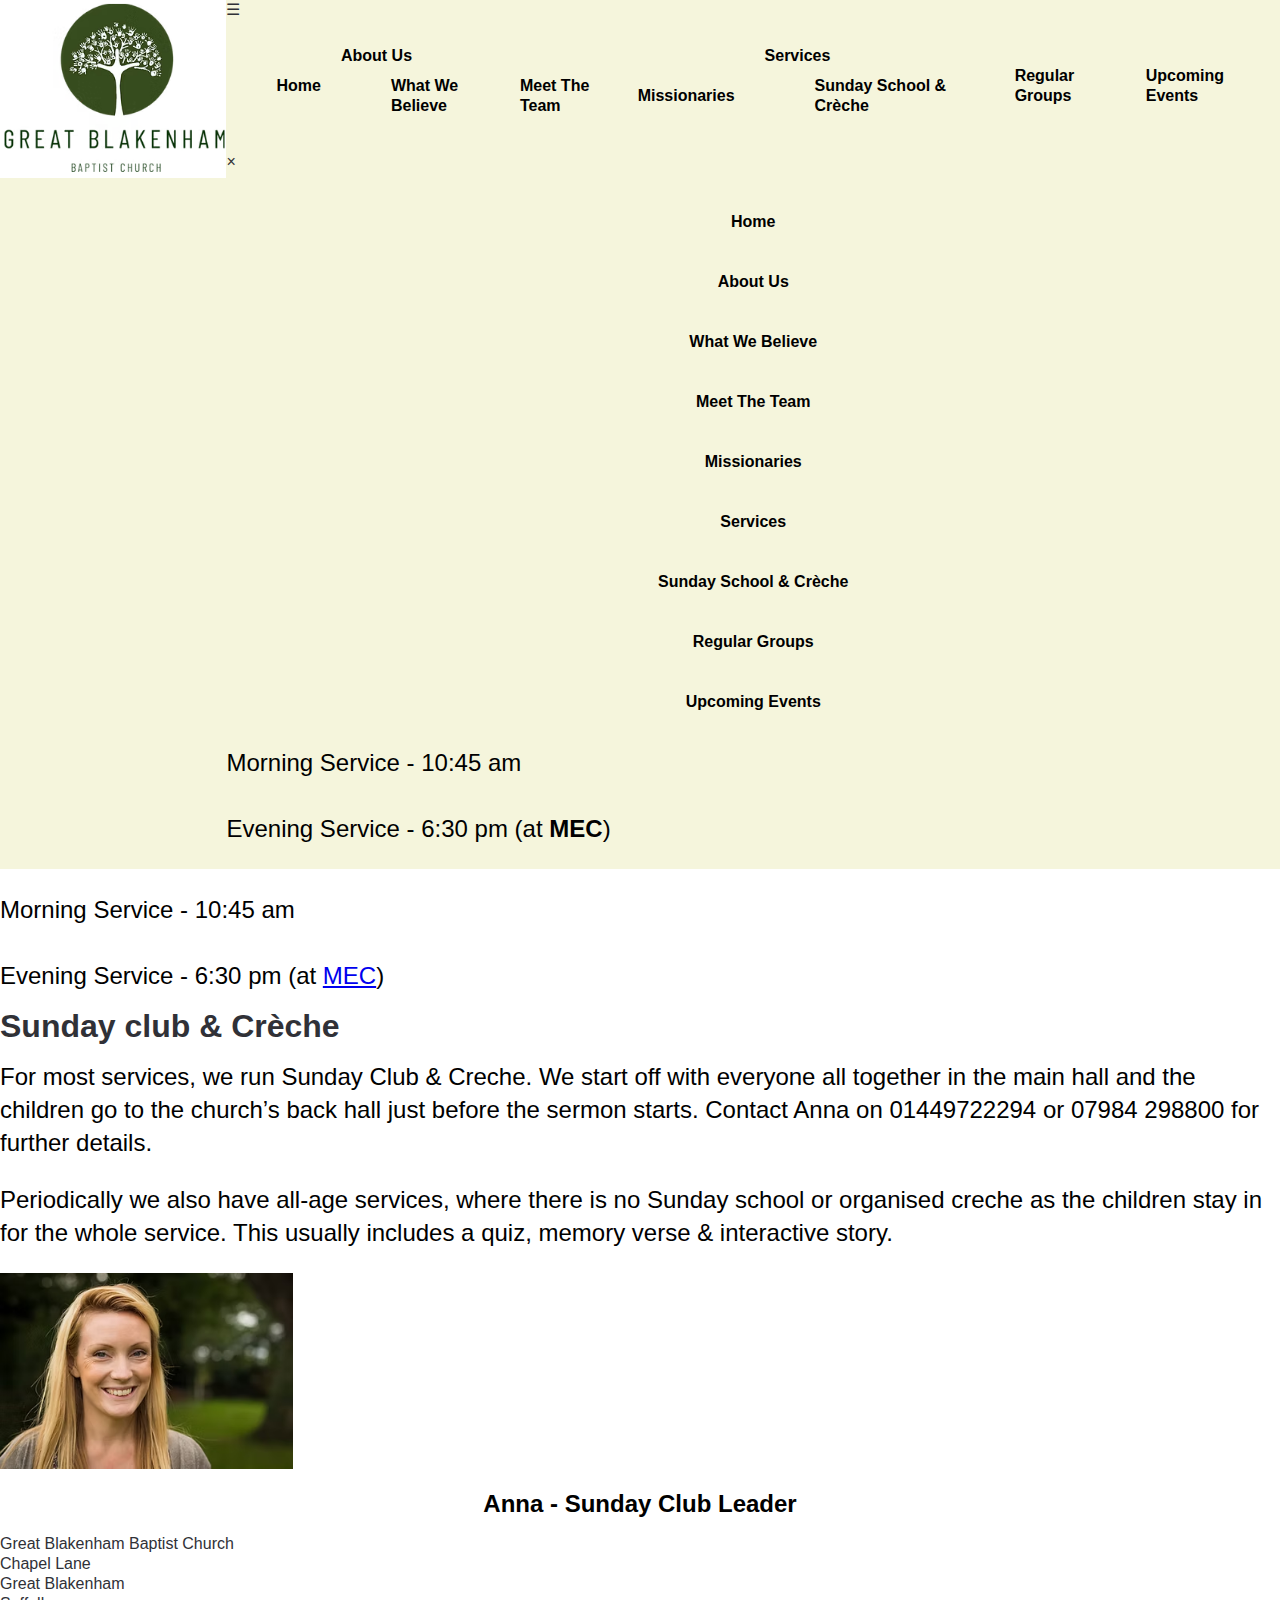
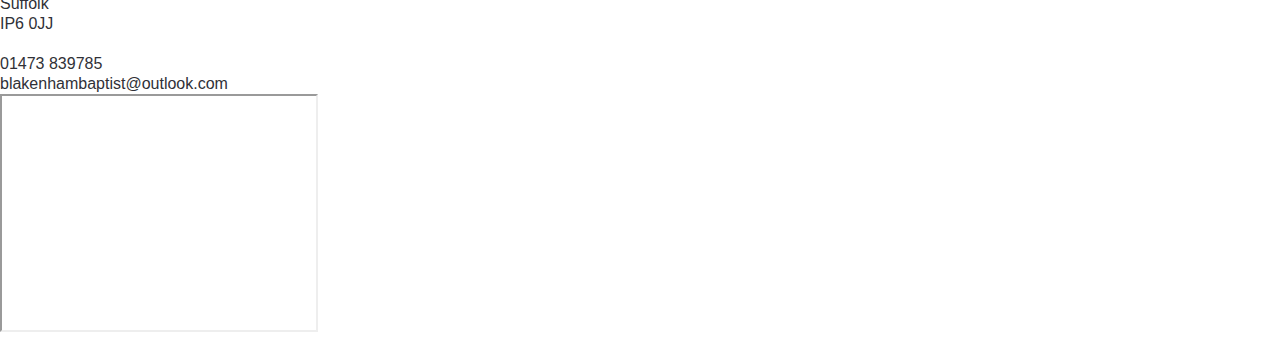
<file: sundayschool.html>
<!DOCTYPE html>
<html lang="en">
<head>
 <title>Blakenham Baptist</title>
 
 <meta name="description" 
       content="Welcome to Great Blakenham Baptist Church!">
 <meta name="keywords" 
       content="gbbc, church, Great Blakenham, Great Blakenham Baptist Church">
 <link rel="stylesheet" href="css/style.css">
 <script src="js/script.js" defer></script> <!-- Linking external JavaScript -->

    <link rel="preconnect" href="https://fonts.googleapis.com">
    <link rel="preconnect" href="https://fonts.gstatic.com" crossorigin>
    <link href="https://fonts.googleapis.com/css2?family=Chelsea+Market&display=swap" rel="stylesheet">

    <script>
        function toggleMobileNav() {
          const nav = document.getElementById("mobileNav");
          nav.classList.toggle("active");
        }
        </script>
        <meta name="viewport" content="width=device-width, initial-scale=1">

</head>
<body>
 <!-- Page Container -->
 <div id="container">
 
  <!-- Header -->
  <header> 
   <!-- Logo --> 
   <img id="logo" src="img/logo-img.png" width="233" height="178">
   
   <div id="header-right">
   <!-- Navigation -->
   <nav>
	<div class="burger" onclick="toggleMobileNav()">☰</div>
	<ul class="menu desktop-menu">
	  <li ><a href="/">Home</a></li>
	  <li class="dropdown ">
		<a href="aboutus.html">About Us</a>
		<ul class="dropdown-menu">
		  <li ><a href="beliefs.html">What We Believe</a></li>
		  <li><a href="team.html">Meet The Team</a></li>
		  <li><a href="missionaries.html">Missionaries</a></li>
		</ul>
	  </li>
	  <li class="dropdown active">
		<a href="services.html">Services</a>
		<ul class="dropdown-menu">
		  <li class="active"><a href="sundayschool.html">Sunday School & Crèche</a></li>
		</ul>
	  </li>
	  <li><a href="regulargroups.html">Regular Groups</a></li>

    <li><a href="upcomingevents.html">Upcoming Events</a></li>
	</ul>
  
	<!-- Mobile Overlay -->
	<div class="mobile-nav-overlay" id="mobileNav">
	  <div class="close-btn" onclick="toggleMobileNav()">×</div>
	  <ul class="mobile-menu">
		<li><a href="/">Home</a></li>
		<li><a href="aboutus.html">About Us</a></li>
		<li><a href="beliefs.html">What We Believe</a></li>
		<li><a href="team.html">Meet The Team</a></li>
		<li><a href="missionaries.html">Missionaries</a></li>
		<li><a href="services.html">Services</a></li>
		<li><a href="sundayschool.html">Sunday School & Crèche</a></li>
		<li><a href="regulargroups.html">Regular Groups</a></li>

    <li><a href="upcomingevents.html">Upcoming Events</a></li>
	  </ul>
	</div>
  </nav>
   <div id="service-info">
        <p>Morning Service - 10:45 am<br>
		   <br>
		   Evening Service - 6:30 pm (at <a href="https://mickfieldec.co.uk/" target="_blank">MEC</a>)</p>
   </div>
   </div>
  </header>

  <section id="mobile-service-times">
	<p>Morning Service - 10:45 am<br>
		<br>
		Evening Service - 6:30 pm (at <a href="https://mickfieldec.co.uk/" target="_blank">MEC</a>)</p>
  </section>
  
  <!-- Main Content -->
  <div>
      <h1 class="heading-styling">Sunday club & Crèche</h1>
      <section class="services-content">


      <section>
          <p>For most services, we run Sunday Club & Creche. We start off with everyone all together in the main hall
              and the children go to the church’s back hall just before the sermon starts. Contact Anna on 01449722294
              or 07984 298800 for further details.</p>
          <p>Periodically we also have all-age services, where there is no Sunday school or organised creche as the
              children stay in for the whole service. This usually includes a quiz, memory verse & interactive story.
          </p>
      </section>

      <section>
          <img src="img/anna.avif" width="293" height="196">
          <h2 class="services-title">Anna - Sunday Club Leader</h2>
      </section>

      </section>





   
   
  </div>
  
  <!-- Footer -->
  <footer> 
  
    <div class="standard-text">
      Great Blakenham Baptist Church <br>
      Chapel Lane <br>
      Great Blakenham <br>
      Suffolk <br>
      IP6 0JJ <br>
        <br>
      01473 839785 <br>
      blakenhambaptist@outlook.com
	</div>
	
    <iframe id="google-maps" src="https://www.google.com/maps/embed?pb=!1m14!1m8!1m3!1d668.0578925354898!2d1.1031728398774574!3d52.10800343403751!3m2!1i1024!2i768!4f13.1!3m3!1m2!1s0x47d9a3d099458f91%3A0x6f0c8781be5f0826!2sGreat%20Blakenham%20Baptist%20Church!5e0!3m2!1sen!2suk!4v1741631992839!5m2!1sen!2suk"
	width="314" height="234" allowfullscreen="" loading="lazy" referrerpolicy="no-referrer-when-downgrade"></iframe> 
	
  </footer>
 
 </div>
 
</body>
</html>
</file>
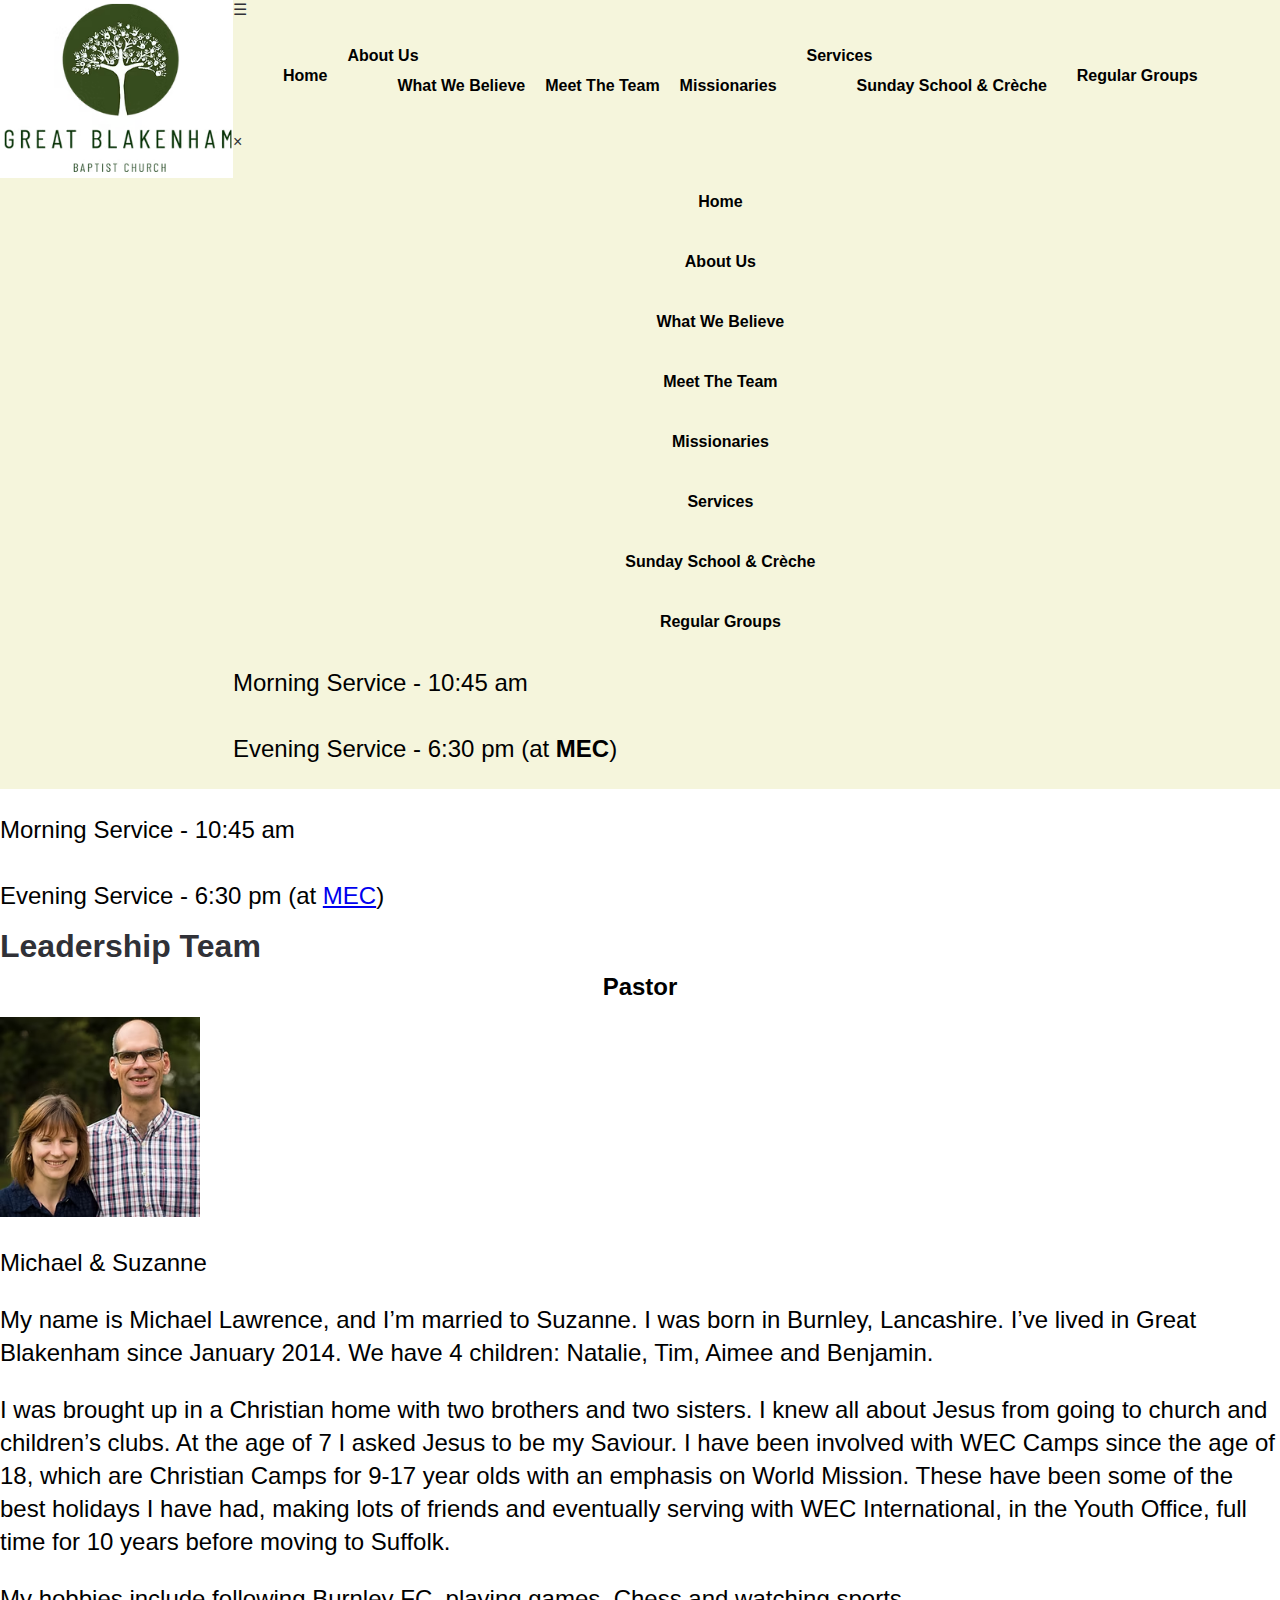
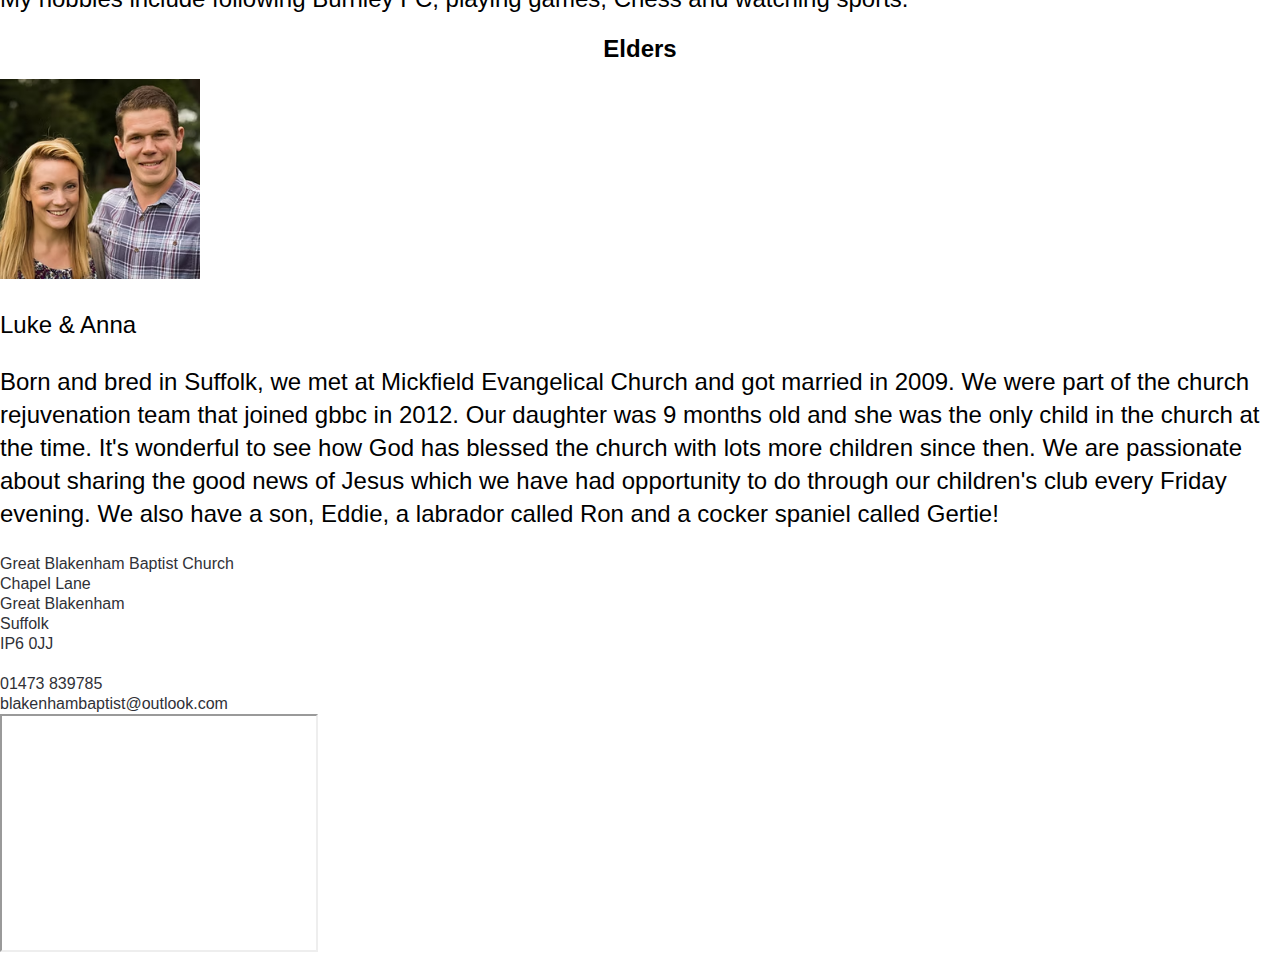
<file: team.html>
<!DOCTYPE html>
<html lang="en">
<head>
 <title>Blakenham Baptist</title>
 
 <meta name="description" 
       content="Welcome to Great Blakenham Baptist Church!">
 <meta name="keywords" 
       content="gbbc, church, Great Blakenham, Great Blakenham Baptist Church">
 <link rel="stylesheet" href="css/style.css">

 <script>
	function toggleMobileNav() {
	  const nav = document.getElementById("mobileNav");
	  nav.classList.toggle("active");
	}
	</script>
  <meta name="viewport" content="width=device-width, initial-scale=1">

</head>
<body>
 <!-- Page Container -->
 <div id="container">
 
  <!-- Header -->
  <header> 
   <!-- Logo --> 
   <img id="logo" src="img/logo-img.png" width="233" height="178">
   
   <div id="header-right">
   <!-- Navigation -->
   <nav>
    <div class="burger" onclick="toggleMobileNav()">☰</div>
    <ul class="menu desktop-menu">
      <li ><a href="index.html">Home</a></li>
      <li class="dropdown active">
      <a href="aboutus.html">About Us</a>
      <ul class="dropdown-menu">
        <li ><a href="beliefs.html">What We Believe</a></li>
        <li class="active"><a href="team.html">Meet The Team</a></li>
        <li ><a href="missionaries.html">Missionaries</a></li>
      </ul>
      </li>
      <li class="dropdown">
      <a href="services.html">Services</a>
      <ul class="dropdown-menu">
        <li><a href="sundayschool.html">Sunday School & Crèche</a></li>
      </ul>
      </li>
      <li><a href="regulargroups.html">Regular Groups</a></li>
    </ul>
    
    <!-- Mobile Overlay -->
    <div class="mobile-nav-overlay" id="mobileNav">
      <div class="close-btn" onclick="toggleMobileNav()">×</div>
      <ul class="mobile-menu">
      <li><a href="index.html">Home</a></li>
      <li><a href="aboutus.html">About Us</a></li>
      <li><a href="beliefs.html">What We Believe</a></li>
      <li><a href="team.html">Meet The Team</a></li>
      <li><a href="missionaries.html">Missionaries</a></li>
      <li><a href="services.html">Services</a></li>
      <li><a href="sundayschool.html">Sunday School & Crèche</a></li>
      <li><a href="regulargroups.html">Regular Groups</a></li>
      </ul>
    </div>
    </nav>
   <div id="service-info">
        <p>Morning Service - 10:45 am<br>
		   <br>
		   Evening Service - 6:30 pm (at <a href="https://mickfieldec.co.uk/" target="_blank">MEC</a>)</p>
   </div>
   </div>
  </header>

  <section id="mobile-service-times">
    <p>Morning Service - 10:45 am<br>
      <br>
      Evening Service - 6:30 pm (at <a href="https://mickfieldec.co.uk/" target="_blank">MEC</a>)</p>
    </section>
  
  <!-- Main Content -->
  <div>
    <h1 class="heading-styling">Leadership Team</h1>

    <section class="section-content">

      <div class="partner">
        <h2 class="sub-header">Pastor</h2>
        <img src="img/michael.avif" width="200" height ="200">
        <p>Michael & Suzanne</p>
          <p>My name is Michael Lawrence, and I’m married to Suzanne. I was born in Burnley, Lancashire. I’ve lived in
              Great Blakenham since January 2014. We have 4 children: Natalie, Tim, Aimee and Benjamin.</p>

          <p>I was brought up in a Christian home with two brothers and two sisters. I knew all about Jesus from going
              to church and children’s clubs. At the age of 7 I asked Jesus to be my Saviour. I have been involved with
              WEC Camps since the age of 18, which are Christian Camps for 9-17 year olds with an emphasis on World
              Mission. These have been some of the best holidays I have had, making lots of friends and eventually
              serving with WEC International, in the Youth Office, full time for 10 years before moving to Suffolk.</p>

          <p>My hobbies include following Burnley FC, playing games, Chess and watching sports.</p>
      </div>

      <div class="partner">
        <h2 class="sub-header">Elders</h2>
        <img src="img/luke.avif" width="200" height ="200">
        <p>Luke & Anna</p>
        <p>
          Born and bred in Suffolk, we met at Mickfield Evangelical Church and got married in 2009.
          We were part of the church rejuvenation team that joined gbbc in 2012. Our daughter was 9 months old
          and she was the only child in the church at the time. It's wonderful to see how God has blessed the
          church with lots more children since then. We are passionate about sharing the good news of Jesus
          which we have had opportunity to do through our children's club every Friday evening. We also have a son,
          Eddie, a labrador called Ron and a cocker spaniel called Gertie!
        </p>
      </div>


    </section>
   
   
  </div>
  
  <!-- Footer -->
  <footer> 
  
    <div class="standard-text">
      Great Blakenham Baptist Church <br>
      Chapel Lane <br>
      Great Blakenham <br>
      Suffolk <br>
      IP6 0JJ <br>
​      <br>
      01473 839785 <br>
      blakenhambaptist@outlook.com
	</div>
	
    <iframe id="google-maps" src="https://www.google.com/maps/embed?pb=!1m14!1m8!1m3!1d668.0578925354898!2d1.1031728398774574!3d52.10800343403751!3m2!1i1024!2i768!4f13.1!3m3!1m2!1s0x47d9a3d099458f91%3A0x6f0c8781be5f0826!2sGreat%20Blakenham%20Baptist%20Church!5e0!3m2!1sen!2suk!4v1741631992839!5m2!1sen!2suk"
	width="314" height="234" allowfullscreen="" loading="lazy" referrerpolicy="no-referrer-when-downgrade"></iframe> 
	
  </footer>
 
 </div>
 
</body>
</html>
</file>
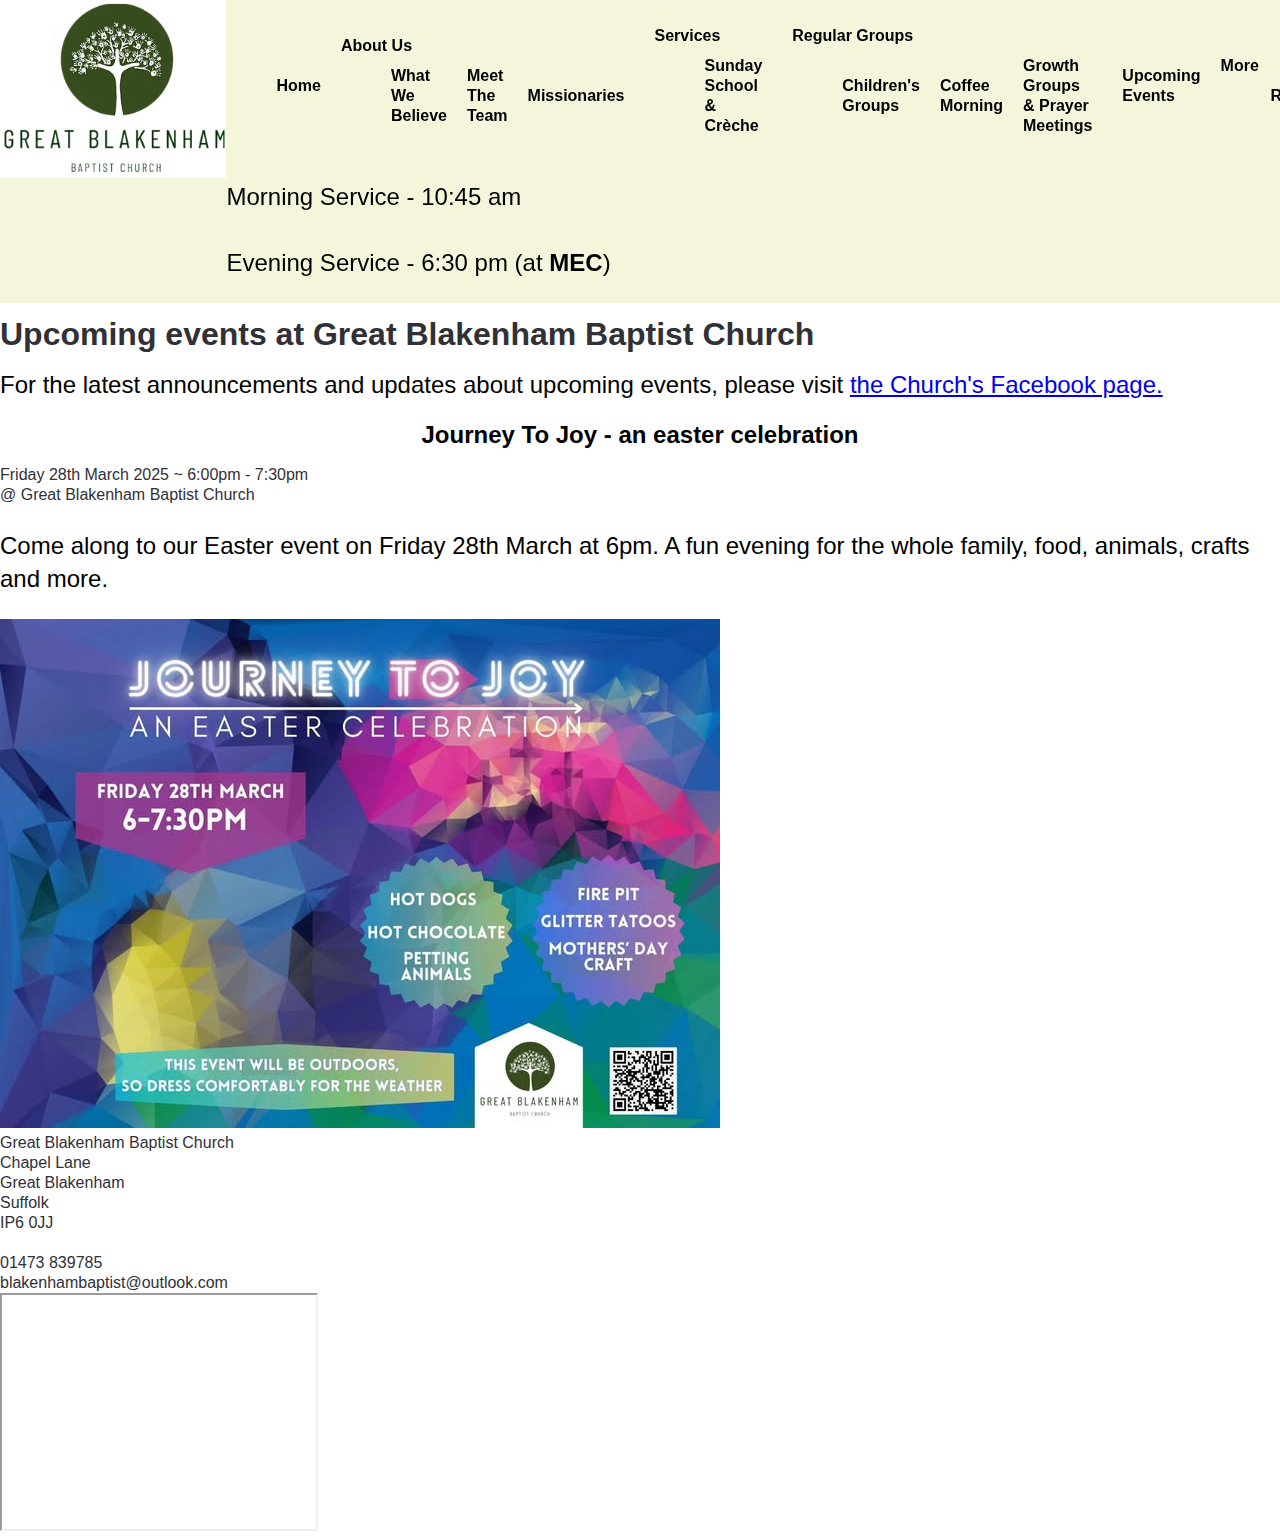
<file: upcomingevents.html>
<!DOCTYPE html>
<html lang="en">
<head>
 <title>Blakenham Baptist</title>
 
 <meta name="description" 
       content="Welcome to Great Blakenham Baptist Church!">
 <meta name="keywords" 
       content="gbbc, church, Great Blakenham, Great Blakenham Baptist Church">
 <link rel="stylesheet" href="css/style.css">
 <script src="js/script.js" defer></script> <!-- Linking external JavaScript -->

    <link rel="preconnect" href="https://fonts.googleapis.com">
    <link rel="preconnect" href="https://fonts.gstatic.com" crossorigin>
    <link href="https://fonts.googleapis.com/css2?family=Chelsea+Market&display=swap" rel="stylesheet">
    <script>
        function toggleMobileNav() {
          const nav = document.getElementById("mobileNav");
          nav.classList.toggle("active");
        }
        </script>
        <meta name="viewport" content="width=device-width, initial-scale=1">

</head>
<body>
 <!-- Page Container -->
 <div id="container">
 
  <!-- Header -->
  <header> 
   <!-- Logo --> 
   <img id="logo" src="img/logo-img.png" width="233" height="178">
   
   <div id="header-right">
   <!-- Navigation -->
   <nav> 
    <ul class="menu">
        <li><a href="index.html">Home</a></li>
        <li class="dropdown">
            <a href="aboutus.html">About Us</a>
            <ul class="dropdown-menu">
                <li><a href="beliefs.html">What We Believe</a></li>
                <li><a href="team.html">Meet The Team</a></li>
				<li><a href="missionaries.html">Missionaries</a></li>
            </ul>
        </li>
		<li class="dropdown">
            <a href="services.html">Services</a>
            <ul class="dropdown-menu">
                <li ><a href="sundayschool.html">Sunday School & Crèche</a></li>
            </ul>
        </li>
		<li class="dropdown">
            <a href="#">Regular Groups</a>
            <ul class="dropdown-menu">
                <li><a href="#">Children's Groups</a></li>
				<li><a href="#">Coffee Morning</a></li>
				<li><a href="#">Growth Groups & Prayer Meetings</a></li>
            </ul>
        </li>
        <li class="active"><a href="upcomingevents.html">Upcoming Events</a></li>
		<li class="dropdown">
            <a >More</a>
            <ul class="dropdown-menu">
                <li><a href="#">Resources</a></li>
                <li><a href="#">Questions</a></li>
				<li><a href="#">Evangelism</a></li>
				<li><a href="#">Contact</a></li>
            </ul>
        </li>
		
    </ul>
   </nav>
   <div id="service-info">
        <p>Morning Service - 10:45 am<br>
		   <br>
		   Evening Service - 6:30 pm (at <a href="https://mickfieldec.co.uk/" target="_blank">MEC</a>)</p>
   </div>
   </div>
  </header>
  
  <!-- Main Content -->
  <div>
      <h1 class="heading-styling">Upcoming events at Great Blakenham Baptist Church</h1>
      <p>For the latest announcements and updates about upcoming events, please visit
          <a href="https://www.facebook.com/profile.php?id=61572886522431"
                                                           target="_blank">the Church's Facebook page.</a></p>

      <section class="upcoming-event">

          <h2 class="upcoming-event-title">Journey To Joy - an easter celebration</h2>
          Friday 28th March 2025 ~ 6:00pm - 7:30pm <br>
          @ Great Blakenham Baptist Church

          <p>Come along to our Easter event on Friday 28th March at 6pm. A fun evening for the whole family, food,
              animals, crafts and more.</p>

          <img src="img/journeytojoy.jpg">


      </section>






   
   
  </div>
  
  <!-- Footer -->
  <footer> 
  
    <div class="standard-text">
      Great Blakenham Baptist Church <br>
      Chapel Lane <br>
      Great Blakenham <br>
      Suffolk <br>
      IP6 0JJ <br>
        <br>
      01473 839785 <br>
      blakenhambaptist@outlook.com
	</div>
	
    <iframe id="google-maps" src="https://www.google.com/maps/embed?pb=!1m14!1m8!1m3!1d668.0578925354898!2d1.1031728398774574!3d52.10800343403751!3m2!1i1024!2i768!4f13.1!3m3!1m2!1s0x47d9a3d099458f91%3A0x6f0c8781be5f0826!2sGreat%20Blakenham%20Baptist%20Church!5e0!3m2!1sen!2suk!4v1741631992839!5m2!1sen!2suk"
	width="314" height="234" allowfullscreen="" loading="lazy" referrerpolicy="no-referrer-when-downgrade"></iframe> 
	
  </footer>
 
 </div>
 
</body>
</html>
</file>
<file: css/style.css>
html,
body {
  font-family: Arial, Helvetica, sans-serif;
  font-style: normal;
  font-variant: normal;
  font-weight: 400;
  line-height: 20px;
  font-size: 1rem;
  color: #303137;
  margin: 0;

  scroll-behavior: smooth;
  scroll-padding-top: var(--header-height);
}


/*                   */
/* Re-usable styling */
/*                   */

.page{
  
  border-bottom: dashed;
  border-width: 4px;
  border-color: black;
}

.flex-box{
  display: flex;
  flex-wrap: wrap;      /* Allows wrapping to new line when space is tight */
  justify-content: center;  /* Centers items horizontally */
  align-items: center;      /* Centers items vertically if needed */

  column-gap: 75px;
  row-gap: 25px;
}

p{
  font-size: 1.5rem;
  font-style: normal;
  line-height: 33px;
  color: black;
}





/*                      */
/* Home section styling */
/*                      */

#home-section-container{
  background-color: beige;
  padding-left: 20px;
  padding-right: 20px;
  padding-top: 40px;

}

#home-section-container h1{
  line-height: 35px;
  margin-top: 0px;
  
}

#home-section-container h1, h2{
  text-align: center;
  color: black;
}

#home-section-container h2{
  
}

#home-facebook-flex-container{
  display: flex;
  justify-content: center;
  align-items: center;
}

#home-facebook-logo{
  width: 27px;
  height: auto;

 

  padding-bottom: 40px;
}



#home-section-container p{
  max-width: 600px;            /* Prevent text from being too wide */
}

#home-section-container img{
  max-width: 100%;
  height: auto;
  border-radius: 30px;
}

.section-title{
  color: black;
  

  font-size: 50px;
  font-weight: 400;
  font-style: normal;
  text-decoration: none;
  line-height: 55px;
  letter-spacing: 0em;
  text-align: center;
  padding-bottom: 60px;
  padding-top: 60px;
  margin: 0px;
}





 
/*                          */
/* Services section styling */
/*                          */
  




/*                           */
/* What's on section styling */
/*                           */

#whats-on-section-container {
  background-color: #e9fae3;
  padding-left: 20px;
  padding-right: 20px;
}

#activities-term-time{
  text-align: center;
}


#activity{
  display: flex;
  flex-wrap: wrap; /* allows wrapping when not enough space */
  align-items: center;
  justify-content: center;
  column-gap: 30px;
  border-bottom: 1px solid black;   
  padding-bottom: 25px;  
  padding-top: 25px;
}



@media (max-width: 768px) {
  #activity{
    text-align: center;
  }
}


/* Activity img */
#whats-on-section-container img{
  
  max-width: 304px;
  height: auto;
  border-radius: 8px;
}

/* Activity content container */
#whats-on-section-container div{
  min-width: 250px;
  flex: 1;
}

/* Activity title */
#whats-on-section-container h3{
  font-style: normal;
  font-size: 1.714em;
  font-weight: 700;
  line-height: 1.2;
  margin-bottom: 1px;
  max-height: 2.4em;
  overflow: hidden;
}

/* Activity date */
#whats-on-section-container h4{
  font-size: 1.14em;
  font-style: normal;
  margin: 0;
  padding: 0;
}

/* Activity description */
#whats-on-section-container p{
  white-space: normal;   /* allow wrapping */
  overflow-wrap: break-word; /* break long words/URLs */
  word-break: break-word;    /* older support */
}

#weekly-events-final-text{
  text-align: center;
  
  padding-top: 25px;
  padding-bottom: 20px;

  font-size: 20px;
}





/*                            */
/* Leadership section styling */
/*                            */

#leadership-section-container{

}

#leadership-section-container h2{
  background-color: rgb(187, 175, 153);
}

#leaders-container{
  
}

#leaders-container > div:nth-child(odd) {
  background-color: rgb(187, 175, 153); 
}

#leaders-container > div:nth-child(even) {
  background-color: rgb(209, 200, 182); 
}

#leader{
  display: flex;
  flex-wrap: wrap;
  justify-content: center;
  align-items: center;

  column-gap: 90px;
  row-gap: 50px;

  padding-bottom: 50px;
  padding-top: 50px;

  padding-left: 20px;
  padding-right: 20px;
}

#leader img{
  width: clamp(250px, 50vw, 350px);
  height: auto;
  aspect-ratio: 1 / 1;
  object-fit: cover;
  border-radius: 10px;
}

/* Container for text content of leader*/
#leader div{
  min-width: 350px;
  flex: 1;
}

/* Leader name */
#leader h3{
  margin-top: 0px;
  font-size: 28px;
  margin-bottom: 0px;
} 

/* Leader role */
#leader h4{
  font-size: 26.6667px;
  font-weight: 400;
  font-style: normal;
  text-decoration: none;
  line-height: 28px;
  letter-spacing: 0em;
  margin-top: 10px;
}

/* Leader bio */
#leader p{

}





/*                          */
/* Beliefs section styling */
/*                          */

#beliefs-section-container{
  background: rgb(239, 234, 227);
  padding-left: 20px;
  padding-right: 20px;
  padding-bottom: 30px;
}

#beliefs-section-container img{
  width: 100%;
  max-width: 700px;
  height: auto;
  display: block;
}

.beliefs-content div{
  min-width: 250px;
  flex: 1;
}




/*                              */
/* Partnerships section styling */
/*                              */

#partnerships-section-container{
  background-color: lightgrey;
  padding-left: 20px;
  padding-right: 20px;
}

#partners-container > #partner:not(:last-child){
  border-bottom: 1px solid black;   
  padding-bottom: 25px;    
}

#partnerships-section > #partner:not(:last-child){
  border-bottom: 1px solid black;   
  padding-bottom: 25px;    
}

#partner{
  display: flex;
  flex-wrap: wrap; /* allows wrapping when not enough space */
  align-items: center;
  justify-content: center;
  column-gap: 30px;
    
  padding-bottom: 25px;  
  padding-top: 25px;
}

@media (max-width: 768px) {
  #partner{
    text-align: center;
  }
}


/* partner img */
#partner img{
  width: 200px;
  height: 200px;
  border-radius: 25px;
}

/* partner content container */
#partner div{
  min-width: 250px;
  flex: 1;
}

/* parter name */
#partner h3{
  font-style: normal;
  font-size: 1.714em;
  font-weight: 700;
  line-height: 1.2;
  margin-bottom: 1px;
  max-height: 2.4em;
  overflow: hidden;
}

/* partner abbreviation */
#partner h4{
  font-size: 1.14em;
  font-style: normal;
  margin: 0;
  padding: 0;
}

/* partner bio */
#partner p{
  white-space: normal;   /* allow wrapping */
  overflow-wrap: break-word; /* break long words/URLs */
  word-break: break-word;    /* older support */
}





/*                              */
/* Missionaries section styling */
/*                              */

#missionaries-section-container{
  background-color: #FFFDD0;
  padding-left: 20px;
  padding-right: 20px;
}

#missionaries-section-container h3{
  text-align: center;
  line-height: 28px;
  font-size: 1.6rem;
}

#missionaries-section-container p{
  text-align: center;
  padding-bottom: 35px;

  
  line-height: 28px;
  letter-spacing: 0em;

}

#missionaries-container{
  display: grid;
  grid-template-columns: repeat(auto-fit, minmax(250px, 1fr));
  gap: 2rem;
  padding: 2rem;
  align-items: stretch; /* make all cards in a row the same height */
}

#missionary{
  
  background: white;
  border-radius: 12px;
  box-shadow: 0 4px 8px rgba(0,0,0,0.1);
  padding: 1.5rem;
  text-align: center;
  display: flex;            /* NEW */
  flex-direction: column;   /* stack inside */
  justify-content: space-between; /* push link to bottom */
}

#missionary h3{
  font-size: 1.25rem;
  margin-bottom: 0.75rem;
  flex-grow: 1; /* allow title space to grow and balance cards */
}

#missionary img {
  width: 100%;
  height: auto;        /* keep natural aspect ratio */
  max-height: 180px;   /* optional: don’t let it get too tall */
  object-fit: contain; /* letterbox if needed */
  border-radius: 8px;
  margin-bottom: 1rem;
}

#missionary a {
  display: inline-block;
  margin-top: 1rem;
  padding: 0.5rem 1rem;
  background: #0073e6;
  color: white;
  text-decoration: none;
  border-radius: 6px;
}





/*                              */
/* Contact-us section styling */
/*                              */

#contact-us-section-container{
  background: rgb(141, 132, 115);
  padding-left: 20px;
  padding-right: 20px;
  padding-bottom: 35px;
}

#contact-us-section-container h2{
  color: white;
}

#contact-flex{
  display: flex;
  flex-wrap: wrap;      /* Allows wrapping to new line when space is tight */
  

  column-gap: 75px;
  row-gap: 25px;

  justify-content: space-evenly;
  /*align-items: flex-start;*/
}

#contact-us-section-container p{
  color: white;
  font-size: 1.25em;
  
}

.social-element{
  display: flex;
  align-items: center; /* Vertically center items */
  column-gap: 25px;
  
}

.social-element p{
  margin: 0;

}

.social-element img{
  width: 50px;
  height: auto;

  
}

.social-element a{
  color: inherit;
}

#social-container{
  display: flex;
  flex-direction: column;
  
  
  row-gap: 45px;


}

#location-img{
  width:50px;
  height: auto;
}




#mobile-location{
  display: none;
}



@media (max-width: 1000px) {
  #desktop-location{
    display:none;
  }
  
  #mobile-location{
    display: flex;
  }
}




/* TODO    The following css is dumped from old version */
/* TODO    -> needs to be refactored */
/* TODO */
/* TODO */
/* TODO */





/* Top header */
header {
  background-color: beige;
  display: flex;
  position: sticky;
  top: 0;
  width: 100%;
  z-index: 1;
}

/* Styling for navigation links */
header a {
  text-decoration: none;
  color: black;

  font-weight: bold;
  font-weight: 600;
  
}

/* Float navigation right */
header nav {  
  margin-left: auto;
}

ul {
  list-style: none;
  display: flex;
  align-items: center;
  justify-content: space-around;
}

ul li {
  padding: 10px;
}

ul li:hover {
  transform: scale(1.1);
  transition: 0.3s;
}


/* Mobile Menu */


/* When menu is open, prevent scrolling */
body.menu-open {
  overflow: hidden;
}

#hamburger-icon div{
  
  width: 35px;
  height: 3px;
  background-color: black;
  margin: 6px 0;
  transition: 0.4s;
}

#hamburger-text{
  margin: none;
  padding: none;
  
  position: absolute;
  right: 65px;
  top: -14px;
  
  align-items: center;

  cursor: pointer;

  user-select: none; /* Standard */
  -webkit-user-select: none; /* Safari */
  -moz-user-select: none;    /* Firefox */
  -ms-user-select: none;     /* Older IE/Edge */
  
}

.open .bar1 {
  -webkit-animation: rotate(-45deg) translate(-6px, 6px);
  transform: rotate(-45deg) translate(-6px, 6px);
}

.open .bar2 {
  opacity: 0;
}

.open .bar3 {
  -webkit-transform: rotate(45deg) translate(-6px, -8px);
  transform: rotate(45deg) translate(-6px, -8px);
}




/* Mobile Menu */

#overlay{
  height: 0%;
  width: 100%;
  position: fixed; /* Stay in place */
  z-index: 1; /* Sit on top */
  left: 0;
  top: 0;
  background-color: rgb(245,245,220); 
  overflow-y: hidden; /* Disable horizontal scroll */
  transition: 0.5s;
}


/* Position the content inside the overlay */
.mobile-menu {
  position: relative;
  top: 25%; /* 25% from the top */
  width: 100%; /* 100% width */
  text-align: center; /* Centered text/links */
  margin-top: 30px; /* 30px top margin to avoid conflict with the close button on smaller screens */

  display: flex;
  flex-direction: column; /* stack vertically */
  align-items: center;    /* center the list items */
  gap: 20px;              /* spacing between items */
  list-style: none;       /* remove default bullets */
  padding: 0;
  
}



/* The navigation links inside the overlay */
.overlay li a {
  padding: 8px;
  text-decoration: none;
  font-size: 36px;
  color: #818181;
  display: block; /* Display block instead of inline */
  transition: 0.3s; /* Transition effects on hover (color) */
}


#hamburger-icon{
  display: none;  /* Hide by default */
  z-index: 2;
  padding-top: 10px;
  padding-bottom: 10px;

  cursor: pointer;
  
}

/* Display hamburger menu instead of regular when on mobile */
@media (max-width: 768px){
  header nav{
    display: none;
  }

  #hamburger-icon{
    display: block ;
    margin-left: auto;
    padding-right: 20px;
    
  }
}









#statement-of-beliefs {
  text-align: center;
}

.statement {
  margin-bottom: 0;
}

.verse-styling {
  font-style: italic;
  margin-top: 0;
}


#beliefs-container{
  background-color: beige;
  padding-left: 20px;
  padding-right: 20px;
  padding-bottom: 50px;
}






#about-us-title-section{
  background-color: beige;
}

#about-us-nav{
  background-color: beige;
  padding-top: 10px;
  padding-bottom: 5px;

  position: sticky;
  top: 50px;
  
  z-index: 0;

  overflow-x: auto; /* enables horizontal scrolling if needed */
  -webkit-overflow-scrolling: touch; /* smooth scrolling on iOS */
}

#about-us-nav ul{
  display: flex;          /* line up li items horizontally */
  flex-wrap: nowrap;      /* prevent wrapping to next line */
  list-style: none;
  margin: 0;
  padding: 0;

  
}

#about-us-nav li {
  flex: 0 0 auto;         /* keep each item its natural width */
  margin-right: 1rem;     /* spacing between items */
}

#about-us-nav a{
  text-decoration: none;
  color: black;
  white-space: nowrap;
}

#about-us-nav a.active-page {
  /*font-weight: bold;*/
  text-decoration: underline;

  text-underline-offset: 10px; /* adjust this value */
  text-decoration-thickness: 2.5px;
}










#service-section-container{
  

  /*background-color: rgb(180, 172, 172);*/
  background-color: #dee8d5;

  
  padding-top: 50px;
  padding-bottom: 50px;
}

#morning-evening-details{
  display: flex;
  flex-wrap: wrap; /* allows wrapping when not enough space */
  
  justify-content: center; /* center horizontally */

  column-gap: 50px;
  row-gap: 50px;
  
  padding-top: 50px;

  margin: 20px;
  padding-bottom: 25px;
  
}

#test-sunday-section-title{
  color: black;
  text-align: center;
  font-size: 50px;
  font-weight: 400;
  font-style: normal;
  text-decoration: none;
  line-height: 35px;
  letter-spacing: 0em;
  text-align: center;
  padding-top: 50px;
  padding-bottom: 30px;
  margin: 0px;


  
}




.service-time-box{
  background-color: white;

  display: flex;
  flex-wrap: wrap;
  align-items: center;
  width: fit-content;

  border-radius: 15px;
  padding: 25px;
  gap: 20px;

  column-gap: 40px;

  
  
}

.service-directions{
  display: flex;             /* aligns img + link inline */
  gap: 10px;                 /* spacing between img and link */
  align-items: center;       /* vertical align of img and text */
}

.service-time-box-text{
  display: inline-block;
  width: fit-content;
  color: black;
}

#stock-location-icon{
  width: 20px;
  height: auto;
}

.service-time-box h2{
  margin-top: 0;
  line-height: 25px;

  text-align: center;
}

.service-time-box p {
  display: block;          /* default, so text wraps inside */
  max-width: 300px;         /* ensures it never exceeds the h2 width */
  text-align: center;
}

.service-time-box a {
  color: black;
  text-align: center;
}

.service-time-box-text div{
  text-align: center;
}

#mickfield-logo{
  width: 240px;
  height: auto;
}

#mickfield-church {
  width: 240px;
  height: auto;
  border-radius: 25px;
}

#blakenham-church-service{
  width: 240px;
  height: auto;
  border-radius: 25px;
}

#blakenham-logo{
  width: 240px;
  height: auto;
}


.test-morning-service-details{
  display: flex;
  flex-wrap: wrap; /* allows wrapping when not enough space */
  align-items: center;

  justify-content: center;

  padding: 25px;

  margin: 20px;

  
}



#test-morning-service-details-bio{
  font-size: 24px;
  line-height: 33px;
  
  padding-top: 25px;
  
  color: black;

  min-width: 250px;   /* minimum width before it wraps */
  flex: 1;            /* let it grow to fill remaining space */

  white-space: normal;   /* allow wrapping */
  overflow-wrap: break-word; /* break long words/URLs */
  word-break: break-word;    /* older support */

  

}

.new-here-text{
  text-align: center;
  white-space: normal;
}

#morning-service-img{
  max-width: 100%;
  height: auto;
  border-radius: 15px;
}


#mickfield-evening-service-box{
  transition: transform 0.4s ease, box-shadow 0.4s ease;
}

#mickfield-evening-service-box.highlight{
  transform: scale(1.05);
  box-shadow: 0 0 15px rgba(0,0,0,0.3);
}



.service-component{
  display: flex;
  flex-wrap: wrap; /* allows wrapping when not enough space */
  align-items: center;

  justify-content: center;

  column-gap: 30px;
  margin-left: 50px;
  margin-right: 50px;

  margin-top: 25px;
  margin-bottom: 25px;
}

.service-component p{
  min-width: 250px;   /* minimum width before it wraps */
  flex: 1;            /* let it grow to fill remaining space */

  white-space: normal;   /* allow wrapping */
  overflow-wrap: break-word; /* break long words/URLs */
  word-break: break-word;    /* older support */
}


#service-faq{
  padding-top: 25px;
}

/* Dropdown FAQ menu styling*/
.accordion {
  background-color: #eee;
  color: #444;
  cursor: pointer;
  padding: 18px;
  width: 100%;
  text-align: left;
  border: none;
  outline: none;
  transition: 0.4s;
}

.active-faq, .accordion:hover {
  background-color: #ccc;
}

.panel {
  padding: 0 18px;
  background-color: white;
  
  overflow: hidden;

  max-height: 0;
  transition: max-height 0.2s ease-out;

}

.accordion:after {
  content: '\02795'; /* Unicode character for "plus" sign (+) */
  font-size: 13px;
  color: #777;
  float: right;
  margin-left: 5px;
}

.active-faq:after {
  content: "\2796"; /* Unicode character for "minus" sign (-) */
}


.service-time-box-text p{
  font-size: 20px;
}

#service-faq p{
  font-size: 17px;
}


@media (max-width: 700px) {

  .service-time-box {
    justify-content: center; /* centers both text + image horizontally */
    text-align: center;      /* centers text content inside */
  }

 
  .service-time-box-text {
    width: 100%; /* ensures it takes full line */
    text-align: center;
  }
  
  .service-time-box-text p{
    margin: 0 auto;      /* centers the <p> itself */
    display: block;
    text-align: center;  /* center text inside */
  }

  #mickfield-church {
    margin: 0 auto; /* centers the image on its own line */
    display: block; /* needed for margin:auto to work */
  }
}



#christmas-banner h3{
  text-align: center;
  
}

#christmas-banner{
  border-style: solid;
  border-radius: 10px;
  margin-bottom: 25px;
  background-color: white;
}

#christmas-banner2{
  background-color: black;
}

#christmas-banner2 p{
  text-align: center;
  color: white;
  font-style: bold;
  margin-top: 0px;
  margin-bottom: 0px;
  padding-top: 15px;
  padding-bottom: 15px;
}

#christmas-banner2 a{
  text-decoration: none;
  text-decoration: underline;
  color: white;
}



#fb-logo-Christmas{
  width: 40px;
  height: auto;
  vertical-align: middle;
}
</file>
